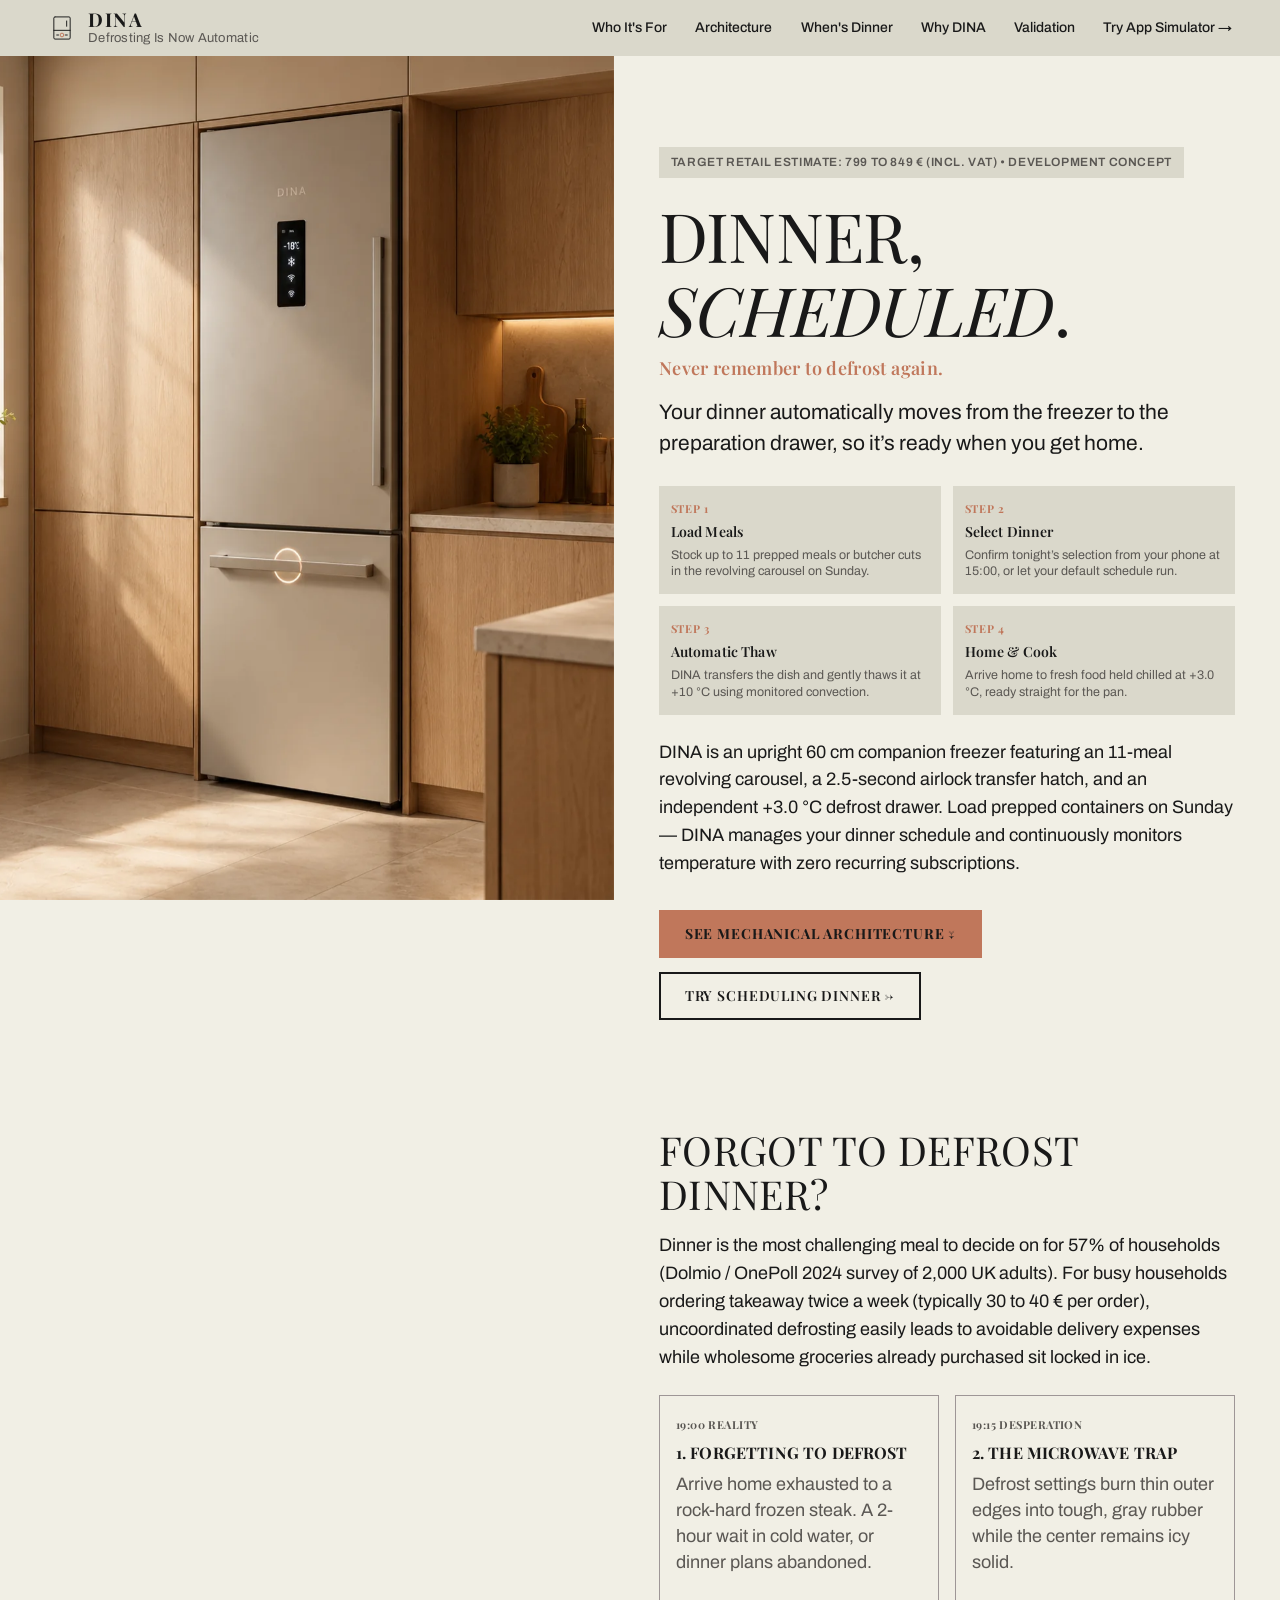
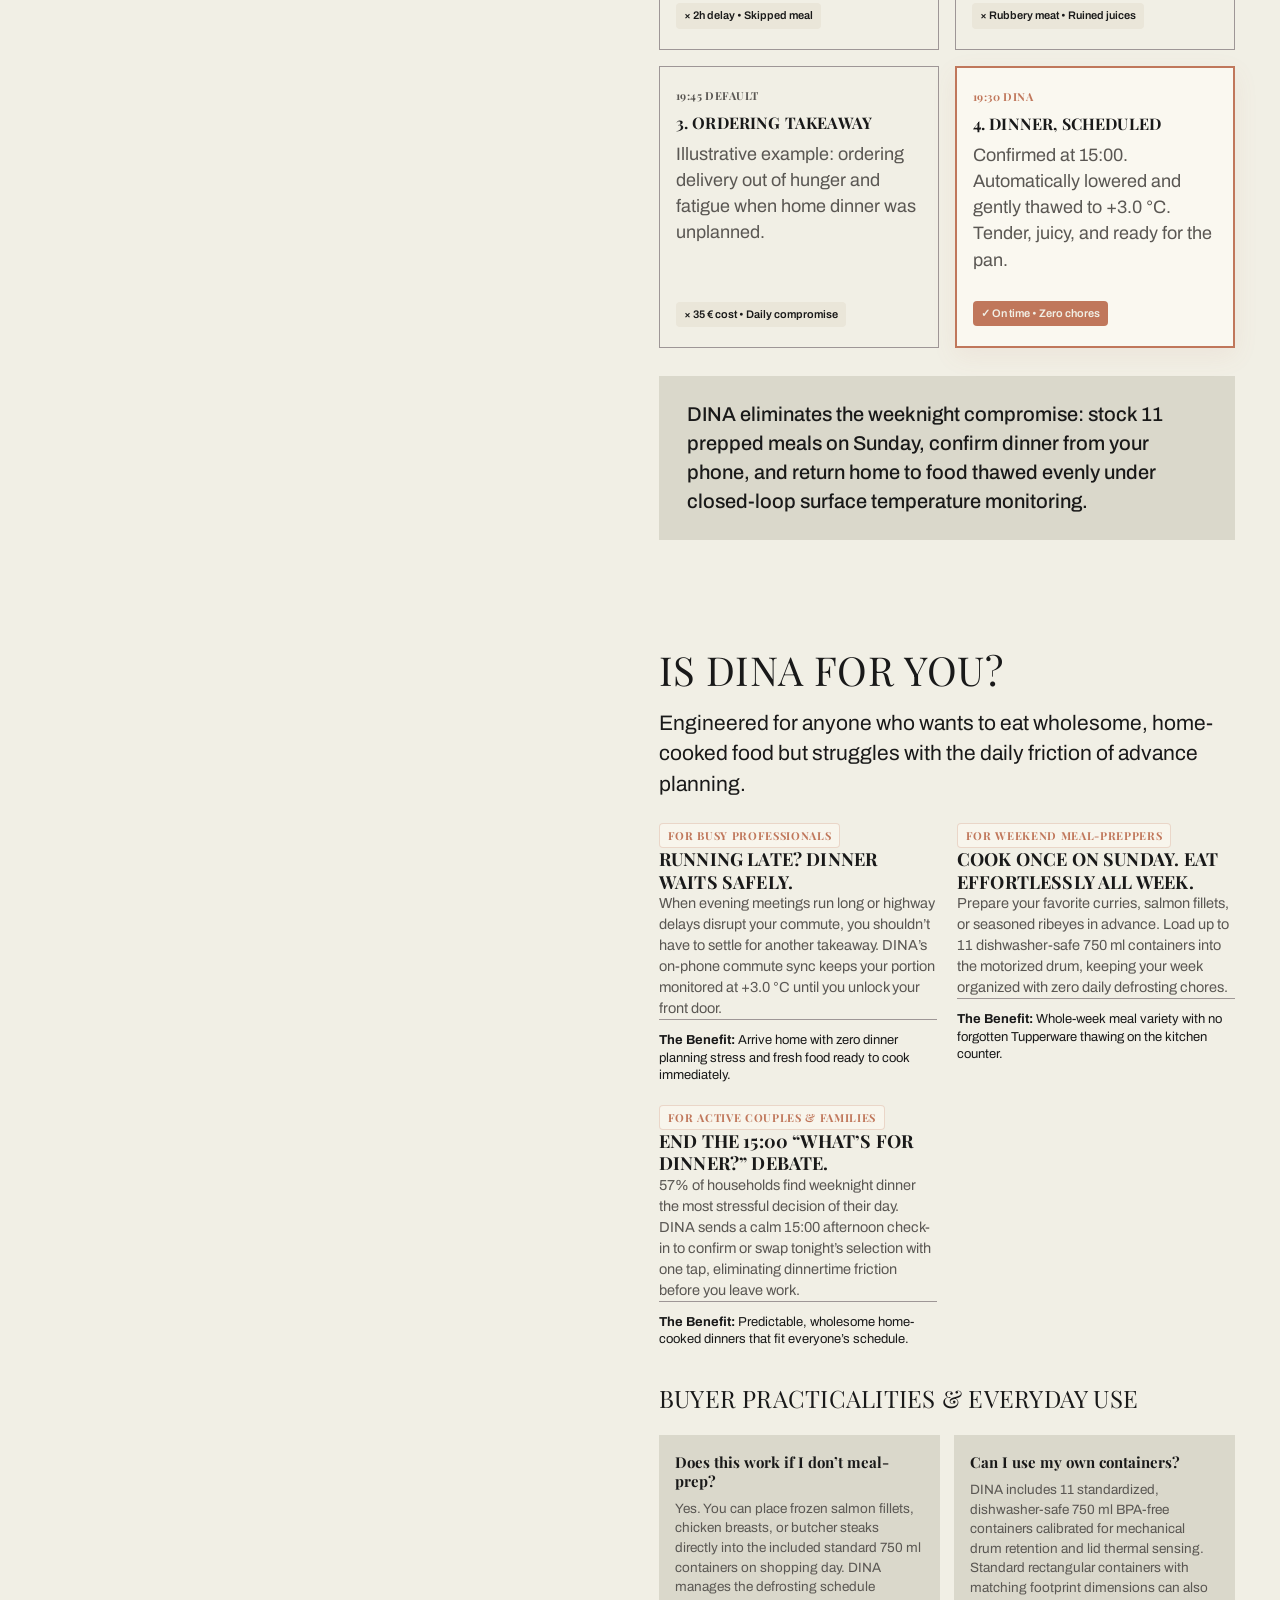
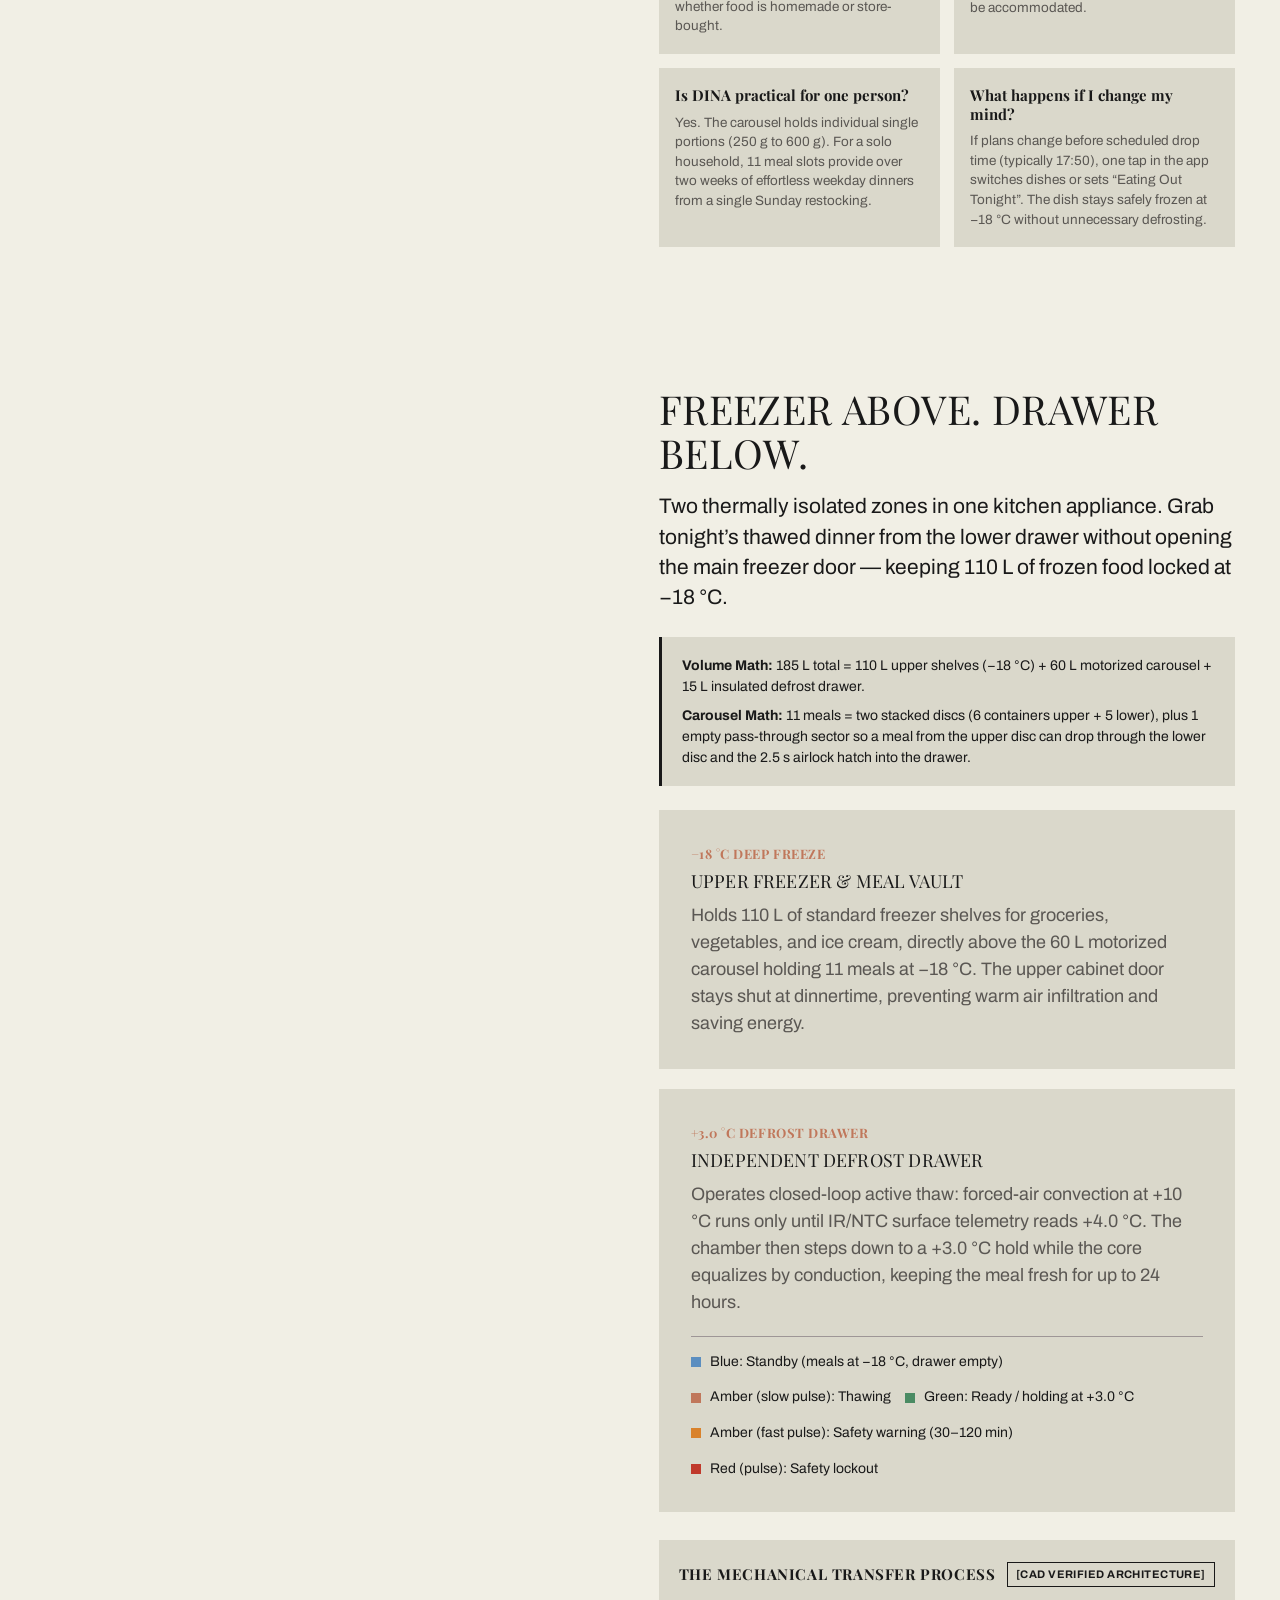
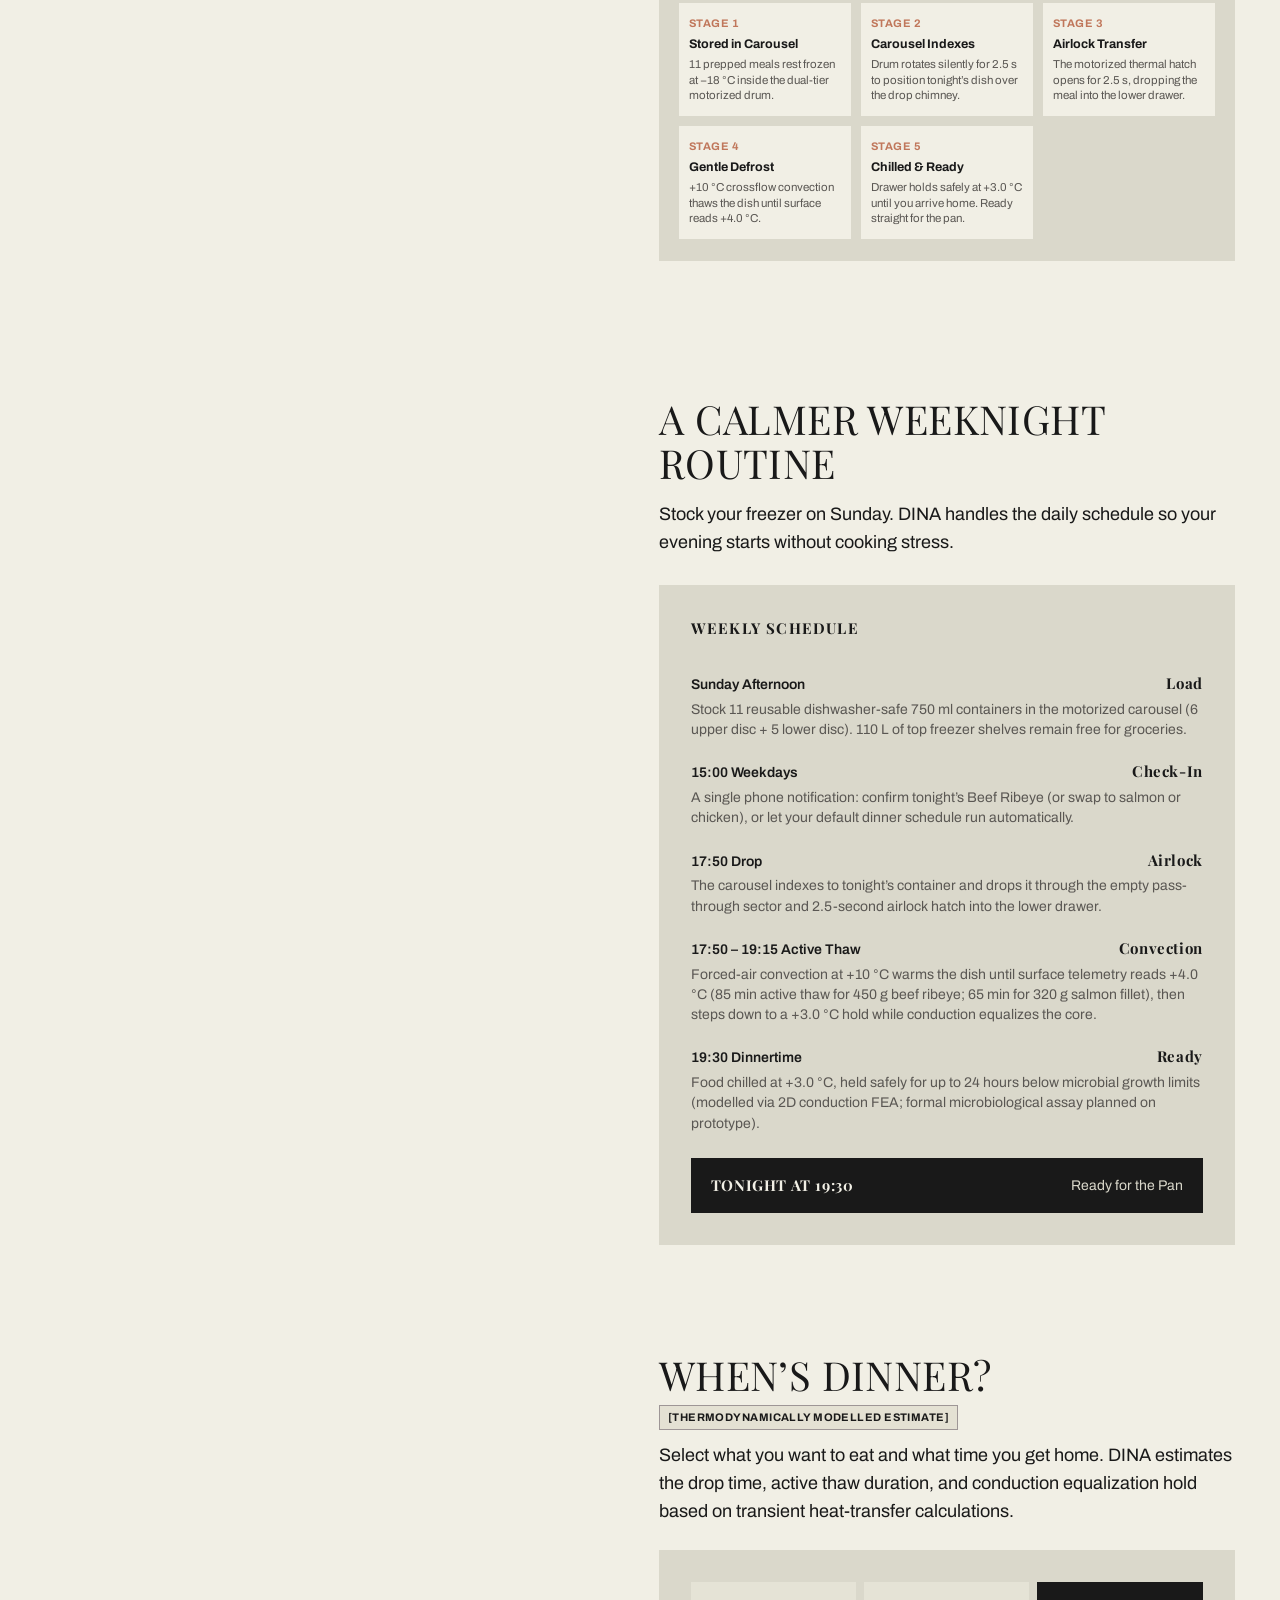
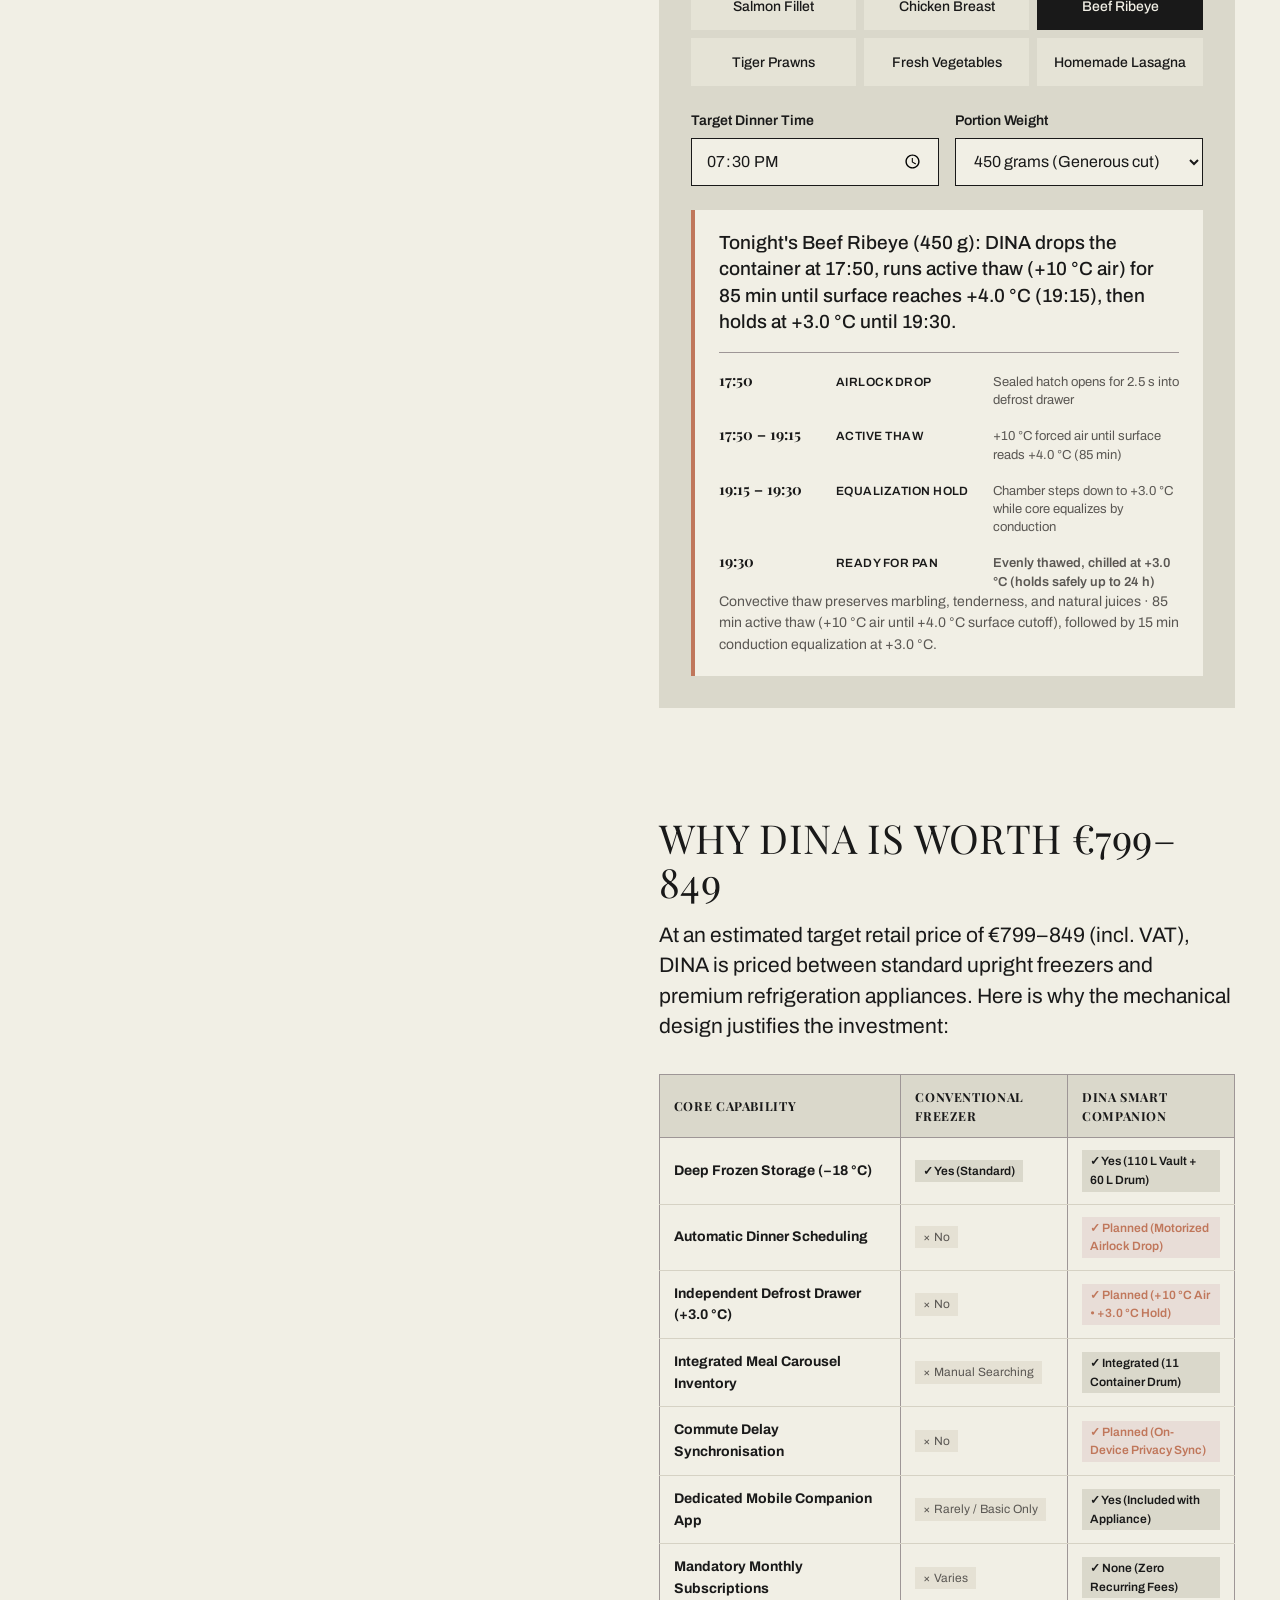
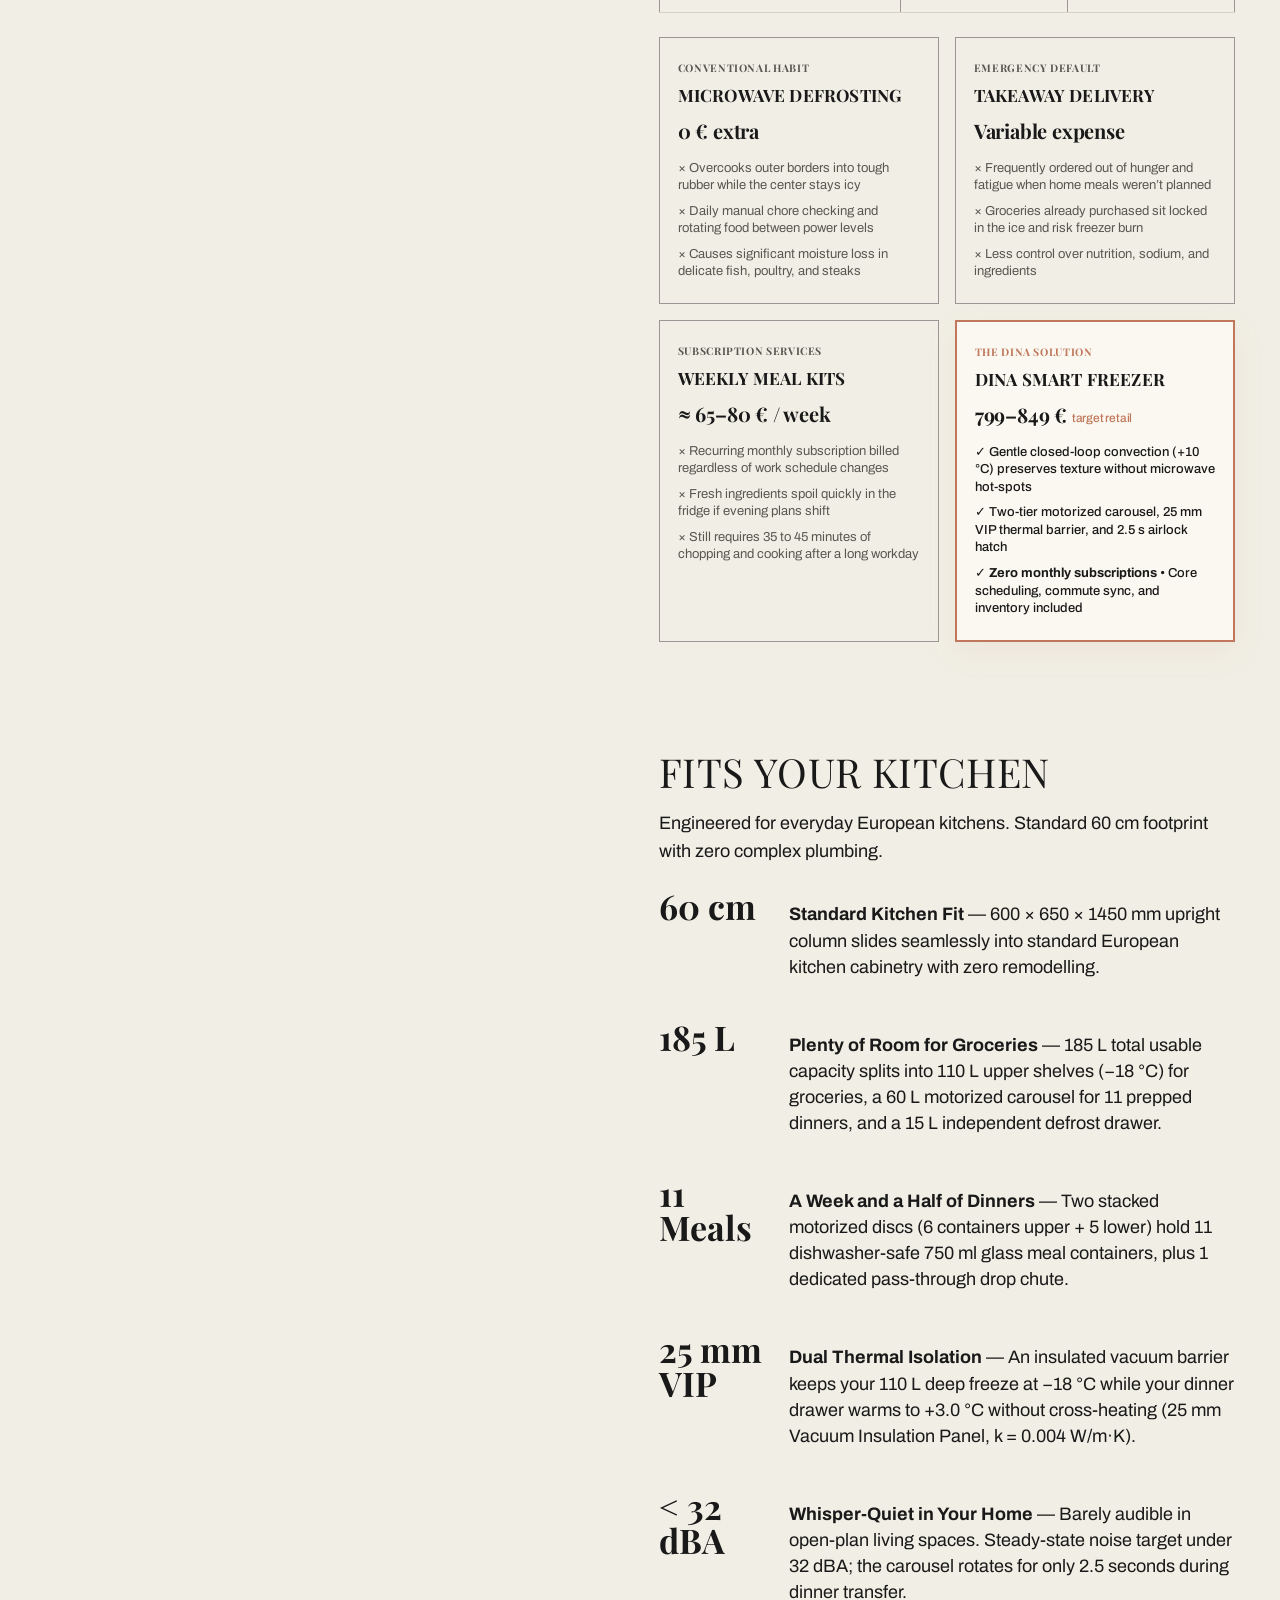
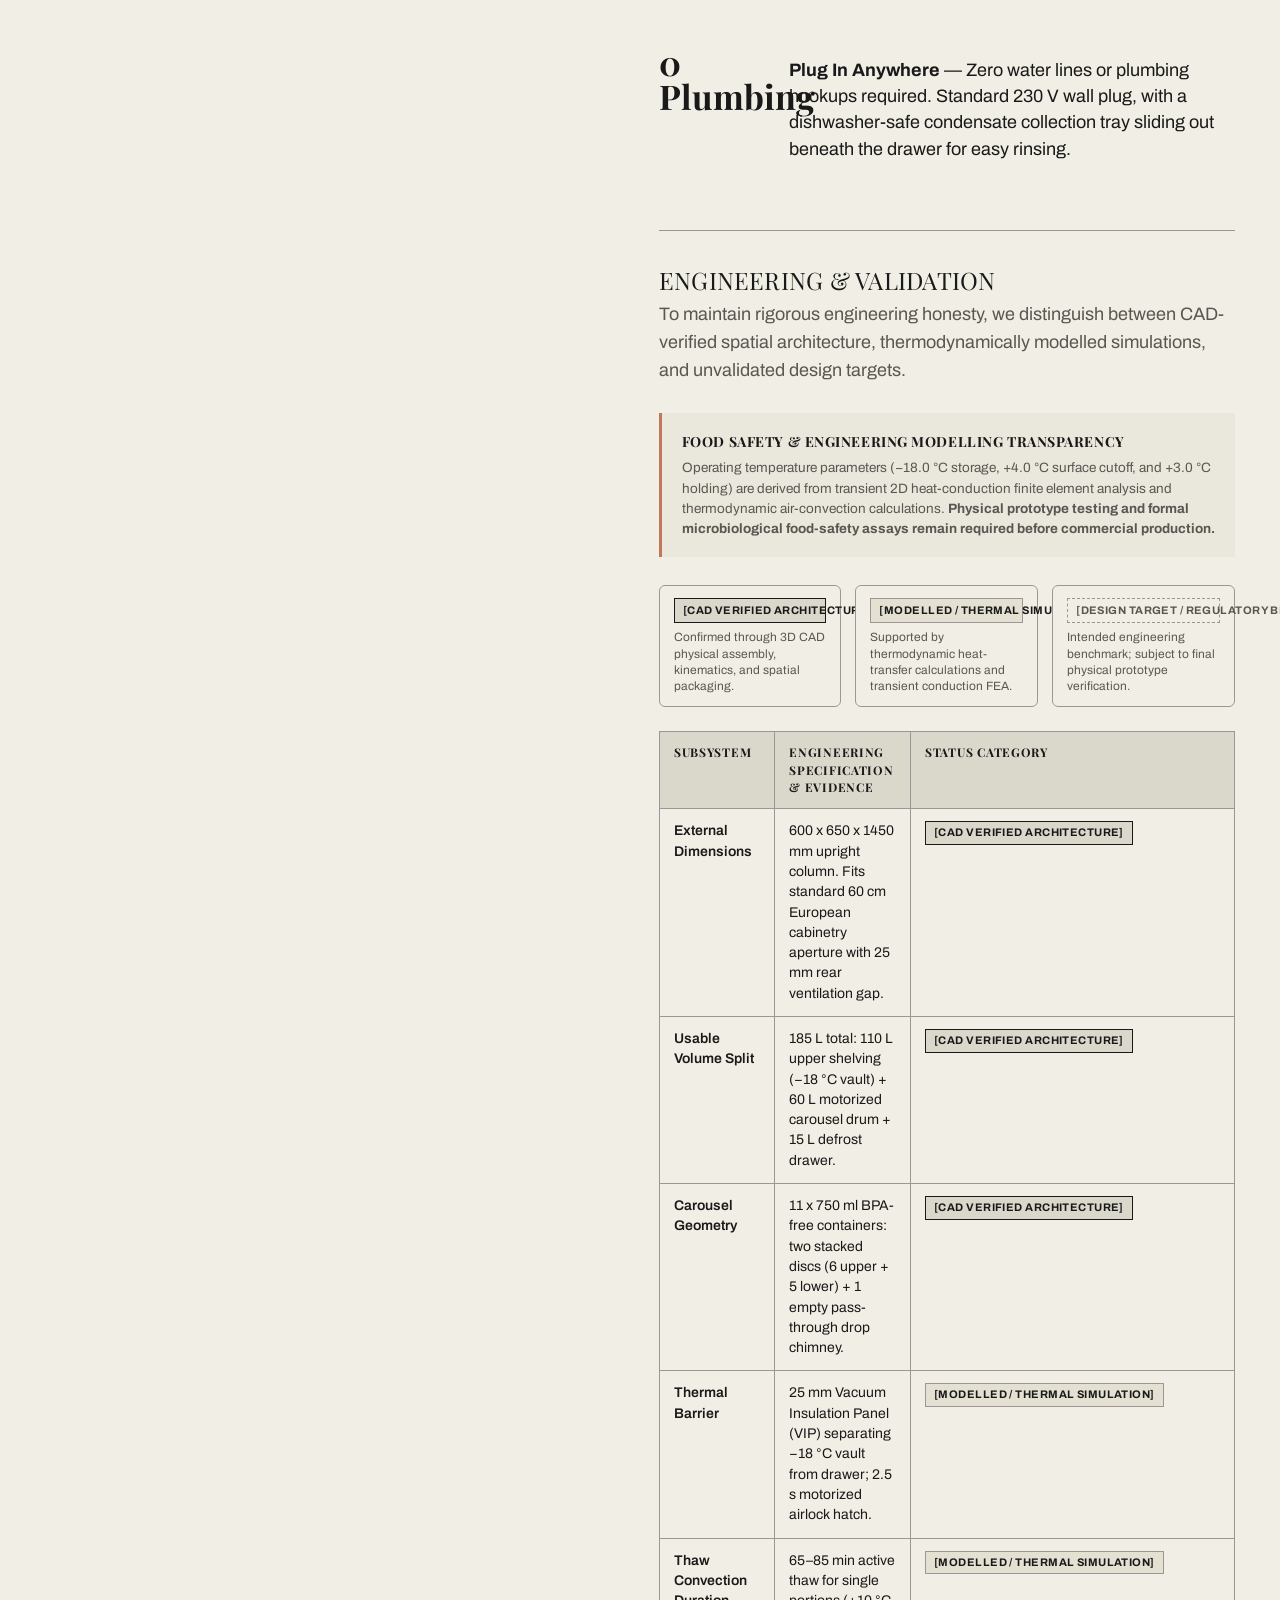
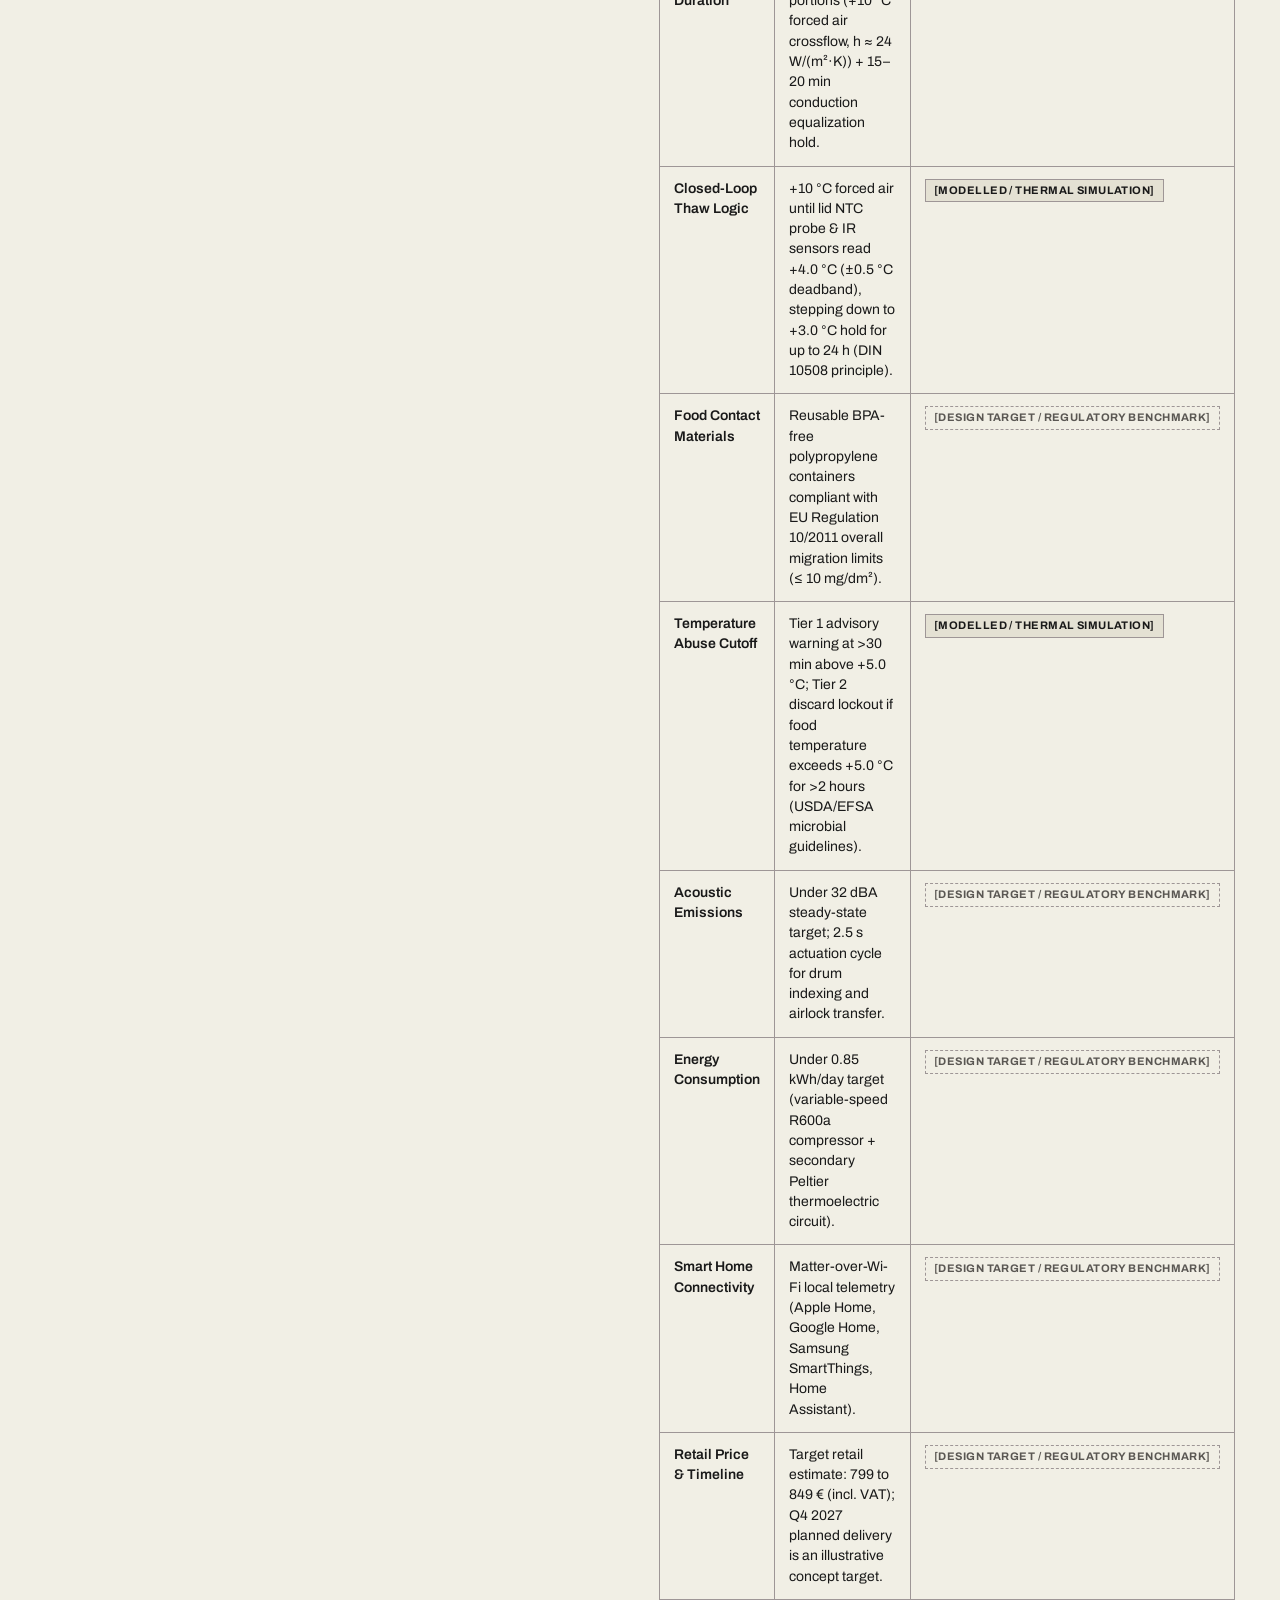
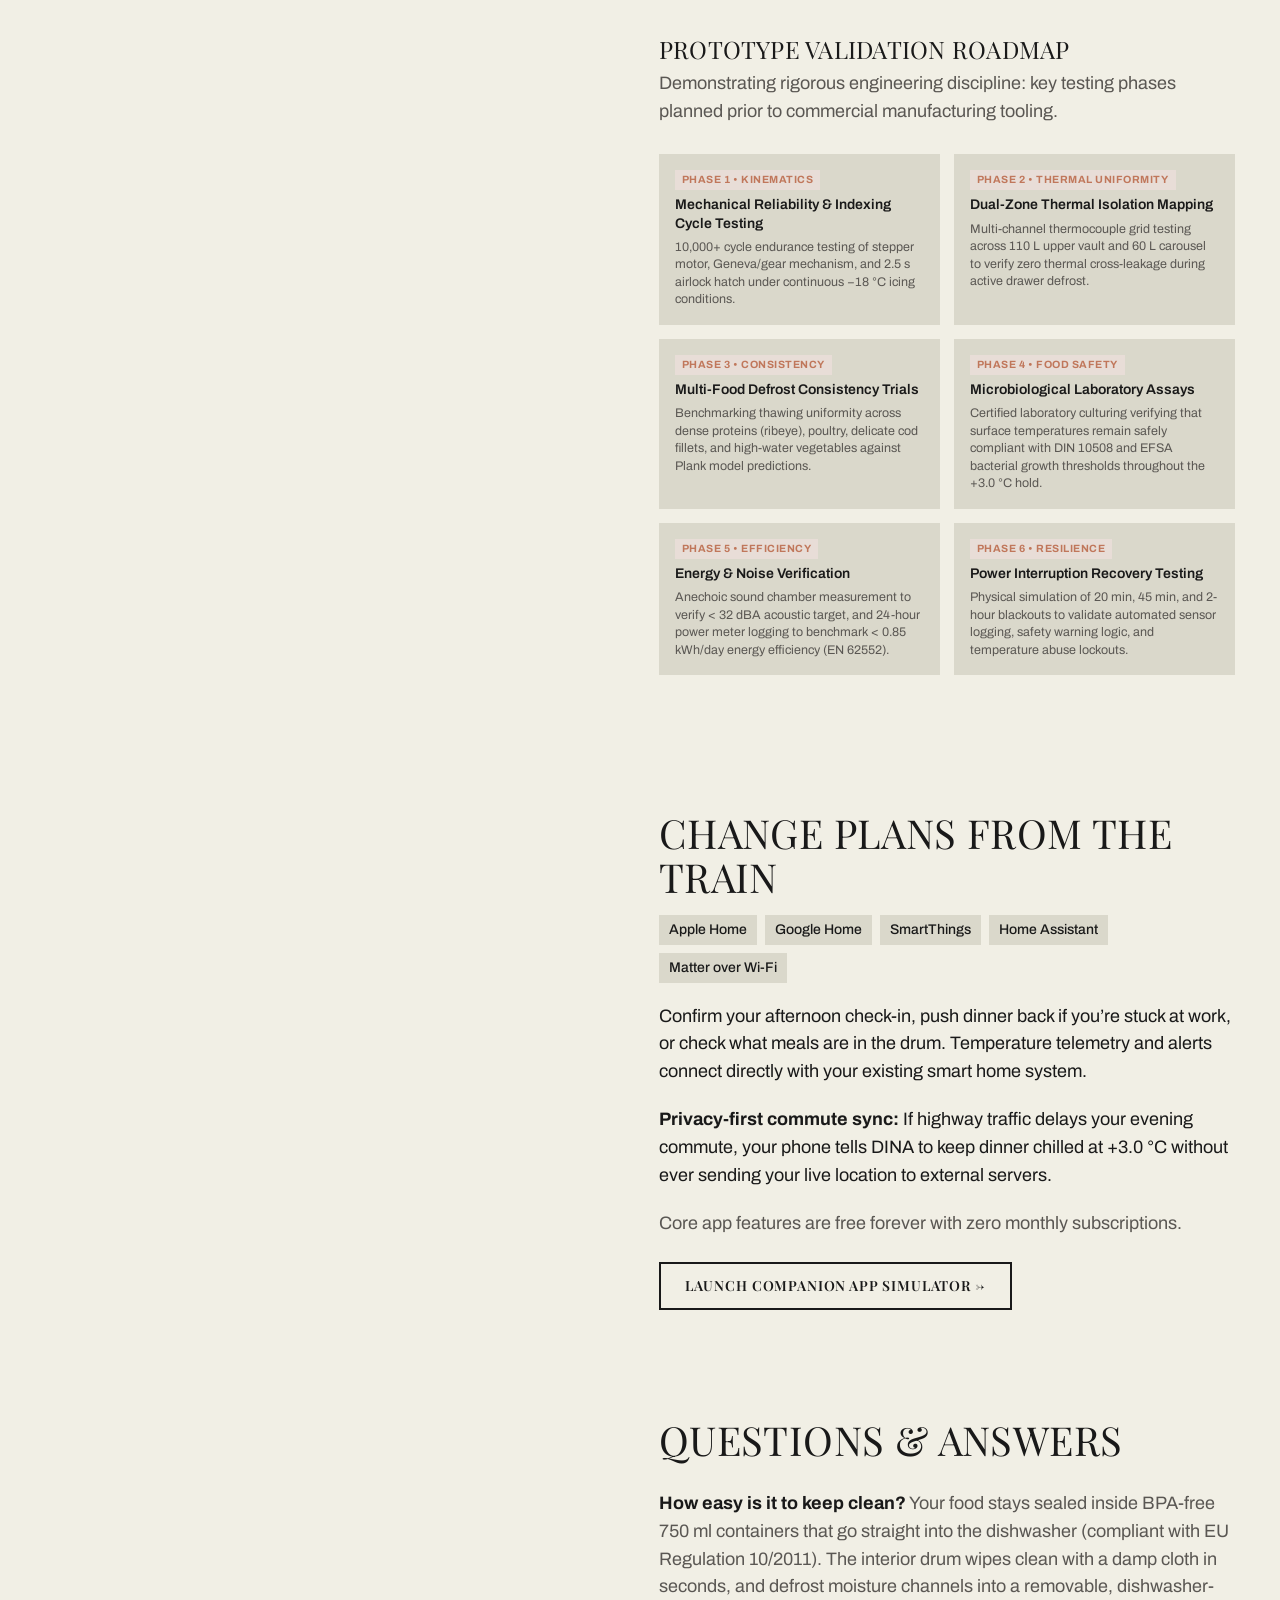
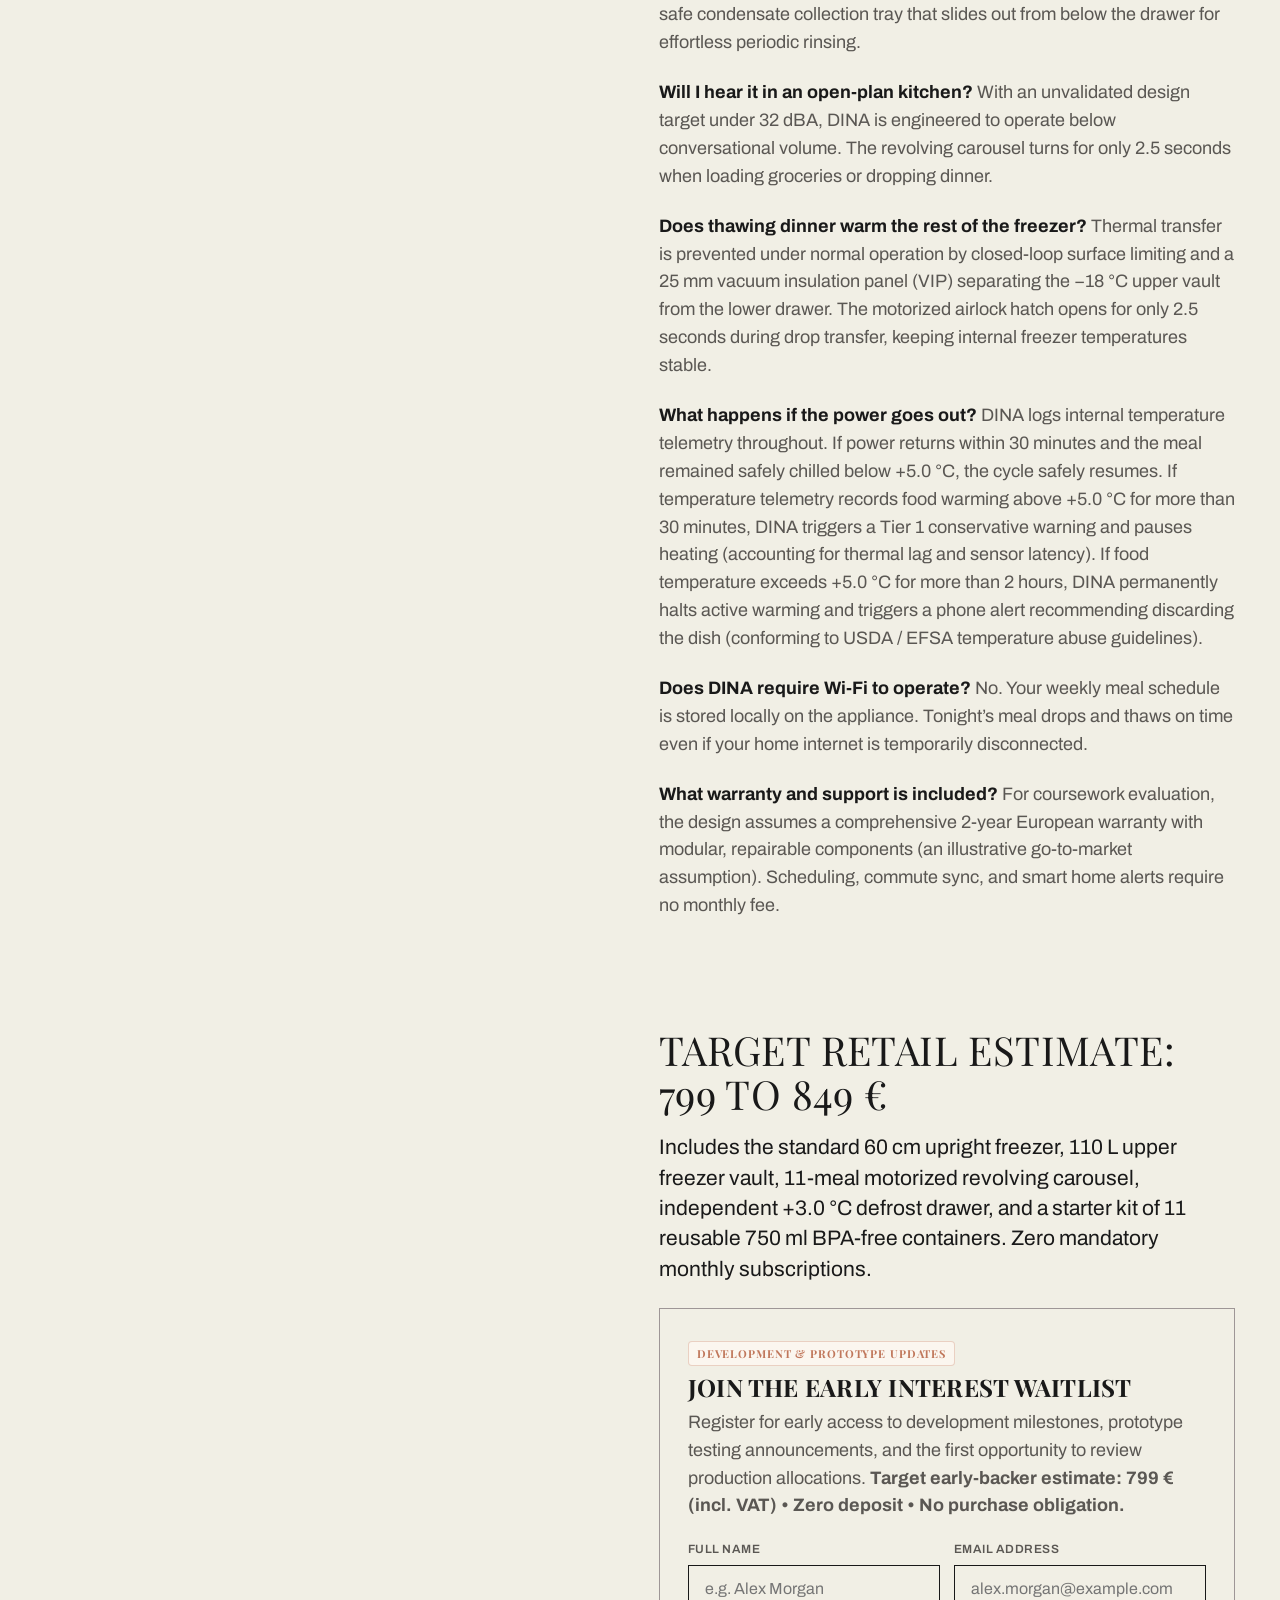
<file: index.html>
<!doctype html>
<html lang="en">
<head>
  <meta charset="utf-8">
  <meta name="viewport" content="width=device-width, initial-scale=1, viewport-fit=cover">
  <title>DINA — Dinner, Scheduled | Smart Upright Freezer</title>
  <meta name="description" content="Meet DINA: Defrosting Is Now Automatic. The 60 cm upright smart freezer concept that holds 11 meals at -18 °C, gently thaws tonight's dinner via closed-loop convection, and holds it at +3.0 °C.">
  <meta name="theme-color" content="#DAD8CB">
  <link rel="manifest" href="manifest.json">
  <link rel="icon" type="image/svg+xml" href="assets/icons/pwa-logo.svg">
  <link rel="icon" type="image/png" sizes="192x192" href="assets/images/pwa-icon-192.png">
  <link rel="apple-touch-icon" sizes="180x180" href="assets/images/apple-touch-icon.png">
  <link rel="alternate" type="text/markdown" href="llms.txt" title="LLM Context">
  <link rel="stylesheet" href="css/tokens.css?v=10.7">
  <link rel="stylesheet" href="css/site.css?v=10.7">
</head>
<body>

  <!-- Shared DINA Animated Line Icons (Zero dropshadows, zero emojis) -->
  <svg width="0" height="0" style="position:absolute; width:0; height:0; overflow:hidden;" aria-hidden="true">
    <style>
      svg.dina-icon {
        --ink: #191919;
        --accent: #C0775B;
        overflow: visible;
      }
      svg.dina-icon * {
        fill: none;
        stroke: var(--ink);
        stroke-width: 1.65;
        stroke-linecap: round;
        stroke-linejoin: round;
      }
      svg.dina-icon .ac { stroke: var(--accent); }
      svg.dina-icon .fl { fill: var(--accent); stroke: none; }
      svg.dina-icon .d {
        animation: dina-draw 1.2s cubic-bezier(0.22, 1, 0.36, 1) both;
      }
      @keyframes dina-draw {
        from { stroke-dasharray: 1; stroke-dashoffset: 1; }
        to   { stroke-dasharray: 1; stroke-dashoffset: 0; }
      }
      svg.dina-icon .vb { transform-box: view-box; }
      svg.dina-icon .spin-drum { transform-origin: 24px 24px; animation: dina-rot 36s linear infinite; }
      @keyframes dina-rot { to { transform: rotate(360deg); } }
      @media (prefers-reduced-motion: reduce) {
        svg.dina-icon * { animation: none !important; }
      }
    </style>
  </svg>

  <!-- Sticky Site Header -->
  <header class="site-header" role="banner">
    <div class="header-inner">
      <a href="#hero" class="brand-wrap" aria-label="DINA homepage">
        <svg class="dina-icon" viewBox="0 0 48 48" aria-hidden="true">
          <rect class="d" pathLength="1" x="10" y="5" width="28" height="38" rx="2"/>
          <path class="d" pathLength="1" d="M10 28H38"/>
          <path class="d" pathLength="1" d="M32 12V21"/>
          <circle class="d ac" pathLength="1" cx="24" cy="36" r="3.2"/>
          <path class="d" pathLength="1" d="M18 36H15M33 36H30"/>
        </svg>
        <div class="brand-text">
          <span class="brand-name">DINA</span>
          <span class="brand-sub">Defrosting Is Now Automatic</span>
        </div>
      </a>

      <!-- Desktop Navigation (Clear items + Try App) -->
      <nav class="desktop-nav" aria-label="Main navigation">
        <a href="#who-is-it-for">Who It's For</a>
        <a href="#experience">Architecture</a>
        <a href="#calculator">When's Dinner</a>
        <a href="#value-comparison">Why DINA</a>
        <a href="#kitchen">Validation</a>
        <a href="app.html">Try App Simulator &rarr;</a>
      </nav>

      <!-- Mobile Header Actions (Visible only on <= 899px) -->
      <div class="mobile-header-actions">
        <a href="app.html" class="mobile-app-pill">Try App</a>
        <button class="mobile-menu-btn" id="mobileMenuBtn" aria-label="Toggle navigation menu" aria-expanded="false" type="button">
          <span class="menu-btn-label">Menu</span>
          <span class="menu-icon-bars" aria-hidden="true">
            <span class="bar bar-1"></span>
            <span class="bar bar-2"></span>
          </span>
        </button>
      </div>
    </div>

    <!-- Mobile Navigation Drawer -->
    <nav class="mobile-nav-drawer" id="mobileNavDrawer" aria-label="Mobile navigation drawer">
      <div class="mobile-nav-links">
        <a href="#who-is-it-for">Who It's For</a>
        <a href="#experience">Architecture</a>
        <a href="#calculator">When's Dinner</a>
        <a href="#value-comparison">Why DINA</a>
        <a href="#kitchen">Validation</a>
        <a href="app.html">Try App Simulator</a>
      </div>
      <div class="mobile-nav-bottom">
        <a href="app.html" class="btn btn-clay" style="width:100%;">Launch Interactive App &rarr;</a>
      </div>
    </nav>
  </header>

  <!-- The Split Stage: Left Sticky Imagery, Right Reading Column -->
  <main class="split-stage-wrap">
    
    <!-- Left Column: Sticky Visual Stage -->
    <aside class="stage-visual-col" aria-label="DINA product showcase">
      <!-- Scene 1: Architectural Kitchen Scene -->
      <picture>
        <source srcset="assets/images/dina_kitchen_hero.webp" type="image/webp">
        <img
          id="stageSceneKitchen"
          class="stage-scene-layer shutter-enter active"
          src="assets/images/dina_kitchen_hero.jpg"
          alt="DINA upright smart freezer built into contemporary warm wood kitchen cabinetry"
          fetchpriority="high"
          width="1214"
          height="1295"
        >
      </picture>

      <!-- Scene 2: 2-Tier Revolving Drum Carousel -->
      <picture>
        <source srcset="assets/images/dina_carousel_drum.webp" type="image/webp">
        <img
          id="stageSceneDrum"
          class="stage-scene-layer"
          src="assets/images/dina_carousel_drum.png"
          alt="Two-tier motorized revolving meal carousel holding 11 meals"
          loading="lazy"
          width="1200"
          height="896"
        >
      </picture>

      <!-- Scene 3: Defrost Drawer Close-Up -->
      <picture>
        <source srcset="assets/images/dina_drawer_close.webp" type="image/webp">
        <img
          id="stageSceneDrawer"
          class="stage-scene-layer"
          src="assets/images/dina_drawer_close.png"
          alt="Illuminated independent defrost drawer holding tonight's dinner safely chilled at plus 3.0 degrees"
          loading="lazy"
          width="1200"
          height="896"
        >
      </picture>

      <!-- Scene 4: Smart Door Display & Telemetry -->
      <picture>
        <source srcset="assets/images/dina_door_display.webp" type="image/webp">
        <img
          id="stageSceneDisplay"
          class="stage-scene-layer"
          src="assets/images/dina_door_display.png"
          alt="Smart door telemetry display showing minus 18 degrees freezer and gentle defrost status"
          loading="lazy"
          width="1200"
          height="896"
        >
      </picture>
    </aside>

    <!-- Right Column: Scrolling Editorial Content -->
    <div class="stage-editorial-col">

      <!-- Section 1: Hero Editorial -->
      <section id="hero" class="content-section hero-editorial reveal in">
        <div class="hero-concept-badge">Target retail estimate: 799 to 849 &euro; (incl. VAT) &bull; Development Concept</div>
        <h1>Dinner, <em>scheduled</em>.</h1>
        <p class="hero-tagline" style="font-family:var(--font-head); font-size:18px; font-weight:600; color:var(--clay); margin-top:-8px; margin-bottom:14px; letter-spacing:0.02em;">Never remember to defrost again.</p>
        <p class="lead">
          Your dinner automatically moves from the freezer to the preparation drawer, so it&rsquo;s ready when you get home.
        </p>

        <!-- 4-Step Explanatory Visual Sequence (Understood in 10 seconds) -->
        <div class="hero-four-steps-grid">
          <div class="hero-step-card">
            <span class="hero-step-tag">Step 1</span>
            <h3>Load Meals</h3>
            <p>Stock up to 11 prepped meals or butcher cuts in the revolving carousel on Sunday.</p>
          </div>
          <div class="hero-step-card">
            <span class="hero-step-tag">Step 2</span>
            <h3>Select Dinner</h3>
            <p>Confirm tonight&rsquo;s selection from your phone at 15:00, or let your default schedule run.</p>
          </div>
          <div class="hero-step-card">
            <span class="hero-step-tag">Step 3</span>
            <h3>Automatic Thaw</h3>
            <p>DINA transfers the dish and gently thaws it at +10 &deg;C using monitored convection.</p>
          </div>
          <div class="hero-step-card">
            <span class="hero-step-tag">Step 4</span>
            <h3>Home &amp; Cook</h3>
            <p>Arrive home to fresh food held chilled at +3.0 &deg;C, ready straight for the pan.</p>
          </div>
        </div>

        <p>
          DINA is an upright 60 cm companion freezer featuring an 11-meal revolving carousel, a 2.5-second airlock transfer hatch, and an independent +3.0 &deg;C defrost drawer. Load prepped containers on Sunday &mdash; DINA manages your dinner schedule and continuously monitors temperature with zero recurring subscriptions.
        </p>

        <div class="hero-actions-row">
          <a href="#how-it-works" class="btn btn-clay">See Mechanical Architecture &darr;</a>
          <a href="app.html" class="btn">Try Scheduling Dinner &rarr;</a>
        </div>
      </section>

      <!-- Section 2: Intro Problem & Visual Storytelling Comparison -->
      <section id="intro" class="content-section reveal">
        <h2>Forgot to defrost dinner?</h2>
        <div class="intro-text-block">
          <p>
            Dinner is the most challenging meal to decide on for 57% of households (Dolmio / OnePoll 2024 survey of 2,000 UK adults). For busy households ordering takeaway twice a week (typically 30 to 40 &euro; per order), uncoordinated defrosting easily leads to avoidable delivery expenses while wholesome groceries already purchased sit locked in ice.
          </p>

          <!-- 4-Card Visual Storytelling Comparison -->
          <div class="problem-story-grid">
            <div class="problem-story-card">
              <div class="story-card-top">
                <span class="story-time-tag">19:00 Reality</span>
              </div>
              <h3>1. Forgetting to Defrost</h3>
              <p class="story-card-desc">Arrive home exhausted to a rock-hard frozen steak. A 2-hour wait in cold water, or dinner plans abandoned.</p>
              <span class="story-outcome-pill">&times; 2h delay &bull; Skipped meal</span>
            </div>

            <div class="problem-story-card">
              <div class="story-card-top">
                <span class="story-time-tag">19:15 Desperation</span>
              </div>
              <h3>2. The Microwave Trap</h3>
              <p class="story-card-desc">Defrost settings burn thin outer edges into tough, gray rubber while the center remains icy solid.</p>
              <span class="story-outcome-pill">&times; Rubbery meat &bull; Ruined juices</span>
            </div>

            <div class="problem-story-card">
              <div class="story-card-top">
                <span class="story-time-tag">19:45 Default</span>
              </div>
              <h3>3. Ordering Takeaway</h3>
              <p class="story-card-desc">Illustrative example: ordering delivery out of hunger and fatigue when home dinner was unplanned.</p>
              <span class="story-outcome-pill">&times; 35 &euro; cost &bull; Daily compromise</span>
            </div>

            <div class="problem-story-card solution">
              <div class="story-card-top">
                <span class="story-time-tag highlight">19:30 DINA</span>
              </div>
              <h3>4. Dinner, Scheduled</h3>
              <p class="story-card-desc">Confirmed at 15:00. Automatically lowered and gently thawed to +3.0 &deg;C. Tender, juicy, and ready for the pan.</p>
              <span class="story-outcome-pill">&check; On time &bull; Zero chores</span>
            </div>
          </div>

          <div class="intro-highlight-box">
            <p>
              DINA eliminates the weeknight compromise: stock 11 prepped meals on Sunday, confirm dinner from your phone, and return home to food thawed evenly under closed-loop surface temperature monitoring.
            </p>
          </div>
        </div>
      </section>

      <!-- Section 3: Who DINA is For -->
      <section id="who-is-it-for" class="content-section reveal">
        <h2>Is DINA for you?</h2>
        <p class="lead">
          Engineered for anyone who wants to eat wholesome, home-cooked food but struggles with the daily friction of advance planning.
        </p>

        <div class="target-audience-grid">
          <div class="audience-card">
            <span class="audience-badge">For Busy Professionals</span>
            <h3>Running late? Dinner waits safely.</h3>
            <p>
              When evening meetings run long or highway delays disrupt your commute, you shouldn&rsquo;t have to settle for another takeaway. DINA&rsquo;s on-phone commute sync keeps your portion monitored at +3.0 &deg;C until you unlock your front door.
            </p>
            <div class="audience-perk">
              <strong>The Benefit:</strong> Arrive home with zero dinner planning stress and fresh food ready to cook immediately.
            </div>
          </div>

          <div class="audience-card">
            <span class="audience-badge">For Weekend Meal-Preppers</span>
            <h3>Cook once on Sunday. Eat effortlessly all week.</h3>
            <p>
              Prepare your favorite curries, salmon fillets, or seasoned ribeyes in advance. Load up to 11 dishwasher-safe 750 ml containers into the motorized drum, keeping your week organized with zero daily defrosting chores.
            </p>
            <div class="audience-perk">
              <strong>The Benefit:</strong> Whole-week meal variety with no forgotten Tupperware thawing on the kitchen counter.
            </div>
          </div>

          <div class="audience-card">
            <span class="audience-badge">For Active Couples &amp; Families</span>
            <h3>End the 15:00 &ldquo;What&rsquo;s for dinner?&rdquo; debate.</h3>
            <p>
              57% of households find weeknight dinner the most stressful decision of their day. DINA sends a calm 15:00 afternoon check-in to confirm or swap tonight&rsquo;s selection with one tap, eliminating dinnertime friction before you leave work.
            </p>
            <div class="audience-perk">
              <strong>The Benefit:</strong> Predictable, wholesome home-cooked dinners that fit everyone&rsquo;s schedule.
            </div>
          </div>
        </div>

        <!-- Buyer Practicalities (Real Objections Addressed) -->
        <div style="margin-top: 36px;">
          <h3 style="font-size: var(--type-h3); margin-bottom: 14px;">Buyer Practicalities &amp; Everyday Use</h3>
          <div class="buyer-faq-grid">
            <div class="buyer-faq-card">
              <h4>Does this work if I don&rsquo;t meal-prep?</h4>
              <p>Yes. You can place frozen salmon fillets, chicken breasts, or butcher steaks directly into the included standard 750 ml containers on shopping day. DINA manages the defrosting schedule whether food is homemade or store-bought.</p>
            </div>
            <div class="buyer-faq-card">
              <h4>Can I use my own containers?</h4>
              <p>DINA includes 11 standardized, dishwasher-safe 750 ml BPA-free containers calibrated for mechanical drum retention and lid thermal sensing. Standard rectangular containers with matching footprint dimensions can also be accommodated.</p>
            </div>
            <div class="buyer-faq-card">
              <h4>Is DINA practical for one person?</h4>
              <p>Yes. The carousel holds individual single portions (250 g to 600 g). For a solo household, 11 meal slots provide over two weeks of effortless weekday dinners from a single Sunday restocking.</p>
            </div>
            <div class="buyer-faq-card">
              <h4>What happens if I change my mind?</h4>
              <p>If plans change before scheduled drop time (typically 17:50), one tap in the app switches dishes or sets &ldquo;Eating Out Tonight&rdquo;. The dish stays safely frozen at &minus;18 &deg;C without unnecessary defrosting.</p>
            </div>
          </div>
        </div>
      </section>

      <!-- Section 4: Architecture & Flow -->
      <section id="experience" class="content-section reveal">
        <span id="drawer" aria-hidden="true" style="position:relative;top:-80px;"></span>
        <h2>Freezer above. Drawer below.</h2>
        <p class="lead">
          Two thermally isolated zones in one kitchen appliance. Grab tonight&rsquo;s thawed dinner from the lower drawer without opening the main freezer door &mdash; keeping 110 L of frozen food locked at &minus;18 &deg;C.
        </p>

        <div class="architecture-math-block">
          <p class="math-line">
            <strong>Volume Math:</strong> 185 L total = 110 L upper shelves (&minus;18 &deg;C) + 60 L motorized carousel + 15 L insulated defrost drawer.
          </p>
          <p class="math-line">
            <strong>Carousel Math:</strong> 11 meals = two stacked discs (6 containers upper + 5 lower), plus 1 empty pass-through sector so a meal from the upper disc can drop through the lower disc and the 2.5 s airlock hatch into the drawer.
          </p>
        </div>

        <div class="dual-zones-editorial-grid">
          <div class="zone-card">
            <span class="zone-badge">&minus;18 &deg;C deep freeze</span>
            <h3>Upper Freezer &amp; Meal Vault</h3>
            <p>
              Holds 110 L of standard freezer shelves for groceries, vegetables, and ice cream, directly above the 60 L motorized carousel holding 11 meals at &minus;18 &deg;C. The upper cabinet door stays shut at dinnertime, preventing warm air infiltration and saving energy.
            </p>
          </div>

          <div class="zone-card">
            <span class="zone-badge">+3.0 &deg;C defrost drawer</span>
            <h3>Independent Defrost Drawer</h3>
            <p>
              Operates closed-loop active thaw: forced-air convection at +10 &deg;C runs only until IR/NTC surface telemetry reads +4.0 &deg;C. The chamber then steps down to a +3.0 &deg;C hold while the core equalizes by conduction, keeping the meal fresh for up to 24 hours.
            </p>
            <div class="zone-halo-legend">
              <span><strong class="halo-dot blue"></strong> Blue: Standby (meals at &minus;18 &deg;C, drawer empty)</span>
              <span><strong class="halo-dot amber"></strong> Amber (slow pulse): Thawing</span>
              <span><strong class="halo-dot green"></strong> Green: Ready / holding at +3.0 &deg;C</span>
              <span><strong class="halo-dot amber-fast"></strong> Amber (fast pulse): Safety warning (30&ndash;120 min)</span>
              <span><strong class="halo-dot red"></strong> Red (pulse): Safety lockout</span>
            </div>
          </div>
        </div>

        <!-- Physical Mechanical Demonstration (5-Stage Sequential Process) -->
        <div class="mechanical-flow-card">
          <div class="mechanical-flow-header">
            <h3 class="mechanical-flow-title">The Mechanical Transfer Process</h3>
            <span class="status-tag cad">[CAD Verified Architecture]</span>
          </div>
          <div class="mechanical-steps-row">
            <div class="mech-step">
              <span class="mech-step-num">Stage 1</span>
              <strong>Stored in Carousel</strong>
              <p>11 prepped meals rest frozen at &minus;18 &deg;C inside the dual-tier motorized drum.</p>
            </div>
            <div class="mech-step">
              <span class="mech-step-num">Stage 2</span>
              <strong>Carousel Indexes</strong>
              <p>Drum rotates silently for 2.5 s to position tonight&rsquo;s dish over the drop chimney.</p>
            </div>
            <div class="mech-step">
              <span class="mech-step-num">Stage 3</span>
              <strong>Airlock Transfer</strong>
              <p>The motorized thermal hatch opens for 2.5 s, dropping the meal into the lower drawer.</p>
            </div>
            <div class="mech-step">
              <span class="mech-step-num">Stage 4</span>
              <strong>Gentle Defrost</strong>
              <p>+10 &deg;C crossflow convection thaws the dish until surface reads +4.0 &deg;C.</p>
            </div>
            <div class="mech-step">
              <span class="mech-step-num">Stage 5</span>
              <strong>Chilled &amp; Ready</strong>
              <p>Drawer holds safely at +3.0 &deg;C until you arrive home. Ready straight for the pan.</p>
            </div>
          </div>
        </div>
      </section>

      <!-- Section 4: How It Works Itinerary -->
      <section id="how-it-works" class="content-section reveal">
        <h2>A calmer weeknight routine</h2>
        <p>
          Stock your freezer on Sunday. DINA handles the daily schedule so your evening starts without cooking stress.
        </p>

        <div class="itinerary-slip">
          <div class="itinerary-slip-header">Weekly Schedule</div>
          
          <div class="itinerary-step">
            <div class="itinerary-step-top">
              <span class="itinerary-step-label">Sunday Afternoon</span>
              <span class="itinerary-step-time">Load</span>
            </div>
            <p class="itinerary-step-desc">Stock 11 reusable dishwasher-safe 750 ml containers in the motorized carousel (6 upper disc + 5 lower disc). 110 L of top freezer shelves remain free for groceries.</p>
          </div>

          <div class="itinerary-step">
            <div class="itinerary-step-top">
              <span class="itinerary-step-label">15:00 Weekdays</span>
              <span class="itinerary-step-time">Check-In</span>
            </div>
            <p class="itinerary-step-desc">A single phone notification: confirm tonight&rsquo;s Beef Ribeye (or swap to salmon or chicken), or let your default dinner schedule run automatically.</p>
          </div>

          <div class="itinerary-step">
            <div class="itinerary-step-top">
              <span class="itinerary-step-label">17:50 Drop</span>
              <span class="itinerary-step-time">Airlock</span>
            </div>
            <p class="itinerary-step-desc">The carousel indexes to tonight&rsquo;s container and drops it through the empty pass-through sector and 2.5-second airlock hatch into the lower drawer.</p>
          </div>

          <div class="itinerary-step">
            <div class="itinerary-step-top">
              <span class="itinerary-step-label">17:50 &ndash; 19:15 Active Thaw</span>
              <span class="itinerary-step-time">Convection</span>
            </div>
            <p class="itinerary-step-desc">Forced-air convection at +10 &deg;C warms the dish until surface telemetry reads +4.0 &deg;C (85 min active thaw for 450 g beef ribeye; 65 min for 320 g salmon fillet), then steps down to a +3.0 &deg;C hold while conduction equalizes the core.</p>
          </div>

          <div class="itinerary-step">
            <div class="itinerary-step-top">
              <span class="itinerary-step-label">19:30 Dinnertime</span>
              <span class="itinerary-step-time">Ready</span>
            </div>
            <p class="itinerary-step-desc">Food chilled at +3.0 &deg;C, held safely for up to 24 hours below microbial growth limits (modelled via 2D conduction FEA; formal microbiological assay planned on prototype).</p>
          </div>

          <div class="itinerary-slip-result">
            <strong>Tonight at 19:30</strong>
            <span>Ready for the Pan</span>
          </div>
        </div>
      </section>

      <!-- Section 6: Live Interactive "When's dinner?" Calculator -->
      <section id="calculator" class="content-section reveal">
        <div style="display:flex; justify-content:space-between; align-items:center; flex-wrap:wrap; gap:8px; margin-bottom:12px;">
          <h2 style="margin:0;">When&rsquo;s dinner?</h2>
          <span class="status-tag calc">[Thermodynamically Modelled Estimate]</span>
        </div>
        <p>
          Select what you want to eat and what time you get home. DINA estimates the drop time, active thaw duration, and conduction equalization hold based on transient heat-transfer calculations.
        </p>

        <div class="calc-interactive-card">
          <div class="calc-chips-grid">
            <button class="calc-meal-chip" data-cat="salmon" type="button">Salmon Fillet</button>
            <button class="calc-meal-chip" data-cat="chicken" type="button">Chicken Breast</button>
            <button class="calc-meal-chip active" data-cat="ribeye" type="button">Beef Ribeye</button>
            <button class="calc-meal-chip" data-cat="prawns" type="button">Tiger Prawns</button>
            <button class="calc-meal-chip" data-cat="vegetables" type="button">Fresh Vegetables</button>
            <button class="calc-meal-chip" data-cat="lasagna" type="button">Homemade Lasagna</button>
          </div>

          <div class="calc-controls-row">
            <div class="calc-field-group">
              <label for="calcTimeInput">Target Dinner Time</label>
              <input type="time" id="calcTimeInput" class="calc-input" value="19:30">
            </div>

            <div class="calc-field-group">
              <label for="calcWeightSelect">Portion Weight</label>
              <select id="calcWeightSelect" class="calc-input">
                <option value="250">250 grams (Light cut)</option>
                <option value="320">320 grams (Standard cut)</option>
                <option value="450" selected>450 grams (Generous cut)</option>
                <option value="600">600 grams (Family portion)</option>
              </select>
            </div>
          </div>

          <div class="calc-result-box">
            <p class="calc-result-sentence" id="calcResultSentence">
              Tonight's Beef Ribeye (450 g): DINA drops the container at 17:50, runs active thaw (+10 °C air) for 85 min until surface reaches +4.0 °C (19:15), then holds at +3.0 °C until 19:30.
            </p>

            <div class="calc-timeline">
              <div class="calc-timeline-step">
                <span class="calc-step-time" id="calcDropTime">17:50</span>
                <span class="calc-step-label">Airlock Drop</span>
                <span class="calc-step-desc">Sealed hatch opens for 2.5 s into defrost drawer</span>
              </div>
              <div class="calc-timeline-step">
                <span class="calc-step-time" id="calcActiveTime">17:50 &ndash; 19:15</span>
                <span class="calc-step-label">Active Thaw</span>
                <span class="calc-step-desc">+10 &deg;C forced air until surface reads +4.0 &deg;C (<span id="calcThawDuration">85</span> min)</span>
              </div>
              <div class="calc-timeline-step">
                <span class="calc-step-time" id="calcHoldTime">19:15 &ndash; 19:30</span>
                <span class="calc-step-label">Equalization Hold</span>
                <span class="calc-step-desc">Chamber steps down to +3.0 &deg;C while core equalizes by conduction</span>
              </div>
              <div class="calc-timeline-step highlighted">
                <span class="calc-step-time" id="calcDinnerTime">19:30</span>
                <span class="calc-step-label">Ready for Pan</span>
                <span class="calc-step-desc">Evenly thawed, chilled at +3.0 &deg;C (holds safely up to 24 h)</span>
              </div>
            </div>

            <p class="calc-result-meta" id="calcResultMeta">
              Convective thaw preserves marbling, tenderness, and natural juices &bull; Modelled 85 min active thaw (+10 &deg;C air until +4.0 &deg;C surface cutoff), followed by 15 min conduction equalization at +3.0 &deg;C.
            </p>
          </div>
        </div>
      </section>

      <!-- Section 7: Why DINA is Worth €799–849 -->
      <section id="value-comparison" class="content-section reveal">
        <h2>Why DINA is worth &euro;799&ndash;849</h2>
        <p class="lead">
          At an estimated target retail price of &euro;799&ndash;849 (incl. VAT), DINA is priced between standard upright freezers and premium refrigeration appliances. Here is why the mechanical design justifies the investment:
        </p>

        <!-- Product Capability Comparison Table -->
        <div class="comparison-table-wrap">
          <table class="product-comparison-table">
            <thead>
              <tr>
                <th scope="col" style="width: 42%;">Core Capability</th>
                <th scope="col" style="width: 29%;">Conventional Freezer</th>
                <th scope="col" style="width: 29%;">DINA Smart Companion</th>
              </tr>
            </thead>
            <tbody>
              <tr>
                <td><strong>Deep Frozen Storage (&minus;18 &deg;C)</strong></td>
                <td><span class="table-tag-yes">&check; Yes (Standard)</span></td>
                <td><span class="table-tag-yes">&check; Yes (110 L Vault + 60 L Drum)</span></td>
              </tr>
              <tr>
                <td><strong>Automatic Dinner Scheduling</strong></td>
                <td><span class="table-tag-no">&times; No</span></td>
                <td><span class="table-tag-planned">&check; Planned (Motorized Airlock Drop)</span></td>
              </tr>
              <tr>
                <td><strong>Independent Defrost Drawer (+3.0 &deg;C)</strong></td>
                <td><span class="table-tag-no">&times; No</span></td>
                <td><span class="table-tag-planned">&check; Planned (+10 &deg;C Air &bull; +3.0 &deg;C Hold)</span></td>
              </tr>
              <tr>
                <td><strong>Integrated Meal Carousel Inventory</strong></td>
                <td><span class="table-tag-no">&times; Manual Searching</span></td>
                <td><span class="table-tag-yes">&check; Integrated (11 Container Drum)</span></td>
              </tr>
              <tr>
                <td><strong>Commute Delay Synchronisation</strong></td>
                <td><span class="table-tag-no">&times; No</span></td>
                <td><span class="table-tag-planned">&check; Planned (On-Device Privacy Sync)</span></td>
              </tr>
              <tr>
                <td><strong>Dedicated Mobile Companion App</strong></td>
                <td><span class="table-tag-no">&times; Rarely / Basic Only</span></td>
                <td><span class="table-tag-yes">&check; Yes (Included with Appliance)</span></td>
              </tr>
              <tr>
                <td><strong>Mandatory Monthly Subscriptions</strong></td>
                <td><span class="table-tag-no">&times; Varies</span></td>
                <td><span class="table-tag-yes">&check; None (Zero Recurring Fees)</span></td>
              </tr>
            </tbody>
          </table>
        </div>

        <div class="value-comparison-grid" style="margin-top: 24px;">
          <div class="comp-card">
            <span class="comp-badge">Conventional Habit</span>
            <h3>Microwave Defrosting</h3>
            <div class="comp-cost">0 &euro; extra</div>
            <ul class="comp-list">
              <li class="comp-neg">&times; Overcooks outer borders into tough rubber while the center stays icy</li>
              <li class="comp-neg">&times; Daily manual chore checking and rotating food between power levels</li>
              <li class="comp-neg">&times; Causes significant moisture loss in delicate fish, poultry, and steaks</li>
            </ul>
          </div>

          <div class="comp-card">
            <span class="comp-badge">Emergency Default</span>
            <h3>Takeaway Delivery</h3>
            <div class="comp-cost">Variable expense</div>
            <ul class="comp-list">
              <li class="comp-neg">&times; Frequently ordered out of hunger and fatigue when home meals weren&rsquo;t planned</li>
              <li class="comp-neg">&times; Groceries already purchased sit locked in the ice and risk freezer burn</li>
              <li class="comp-neg">&times; Less control over nutrition, sodium, and ingredients</li>
            </ul>
          </div>

          <div class="comp-card">
            <span class="comp-badge">Subscription Services</span>
            <h3>Weekly Meal Kits</h3>
            <div class="comp-cost">&approx; 65&ndash;80 &euro; / week</div>
            <ul class="comp-list">
              <li class="comp-neg">&times; Recurring monthly subscription billed regardless of work schedule changes</li>
              <li class="comp-neg">&times; Fresh ingredients spoil quickly in the fridge if evening plans shift</li>
              <li class="comp-neg">&times; Still requires 35 to 45 minutes of chopping and cooking after a long workday</li>
            </ul>
          </div>

          <div class="comp-card featured">
            <span class="comp-badge highlight">The DINA Solution</span>
            <h3>DINA Smart Freezer</h3>
            <div class="comp-cost">799&ndash;849 &euro; <span class="comp-onetime">target retail</span></div>
            <ul class="comp-list positive">
              <li class="comp-pos">&check; Gentle closed-loop convection (+10 &deg;C) preserves texture without microwave hot-spots</li>
              <li class="comp-pos">&check; Two-tier motorized carousel, 25 mm VIP thermal barrier, and 2.5 s airlock hatch</li>
              <li class="comp-pos">&check; <strong>Zero monthly subscriptions</strong> &bull; Core scheduling, commute sync, and inventory included</li>
            </ul>
          </div>
        </div>
      </section>

      <!-- Section 8: Kitchen Stats Lines & Engineering Validation Table -->
      <section id="kitchen" class="content-section reveal">
        <h2>Fits your kitchen</h2>
        <p>
          Engineered for everyday European kitchens. Standard 60 cm footprint with zero complex plumbing.
        </p>

        <div class="stats-lines-grid">
          <div class="stat-row">
            <div class="stat-figure">60 cm</div>
            <p class="stat-text"><strong>Standard Kitchen Fit</strong> &mdash; 600 &times; 650 &times; 1450 mm upright column slides seamlessly into standard European kitchen cabinetry with zero remodelling.</p>
          </div>

          <div class="stat-row">
            <div class="stat-figure">185 L</div>
            <p class="stat-text"><strong>Plenty of Room for Groceries</strong> &mdash; 185 L total usable capacity splits into 110 L upper shelves (&minus;18 &deg;C) for groceries, a 60 L motorized carousel for 11 prepped dinners, and a 15 L independent defrost drawer.</p>
          </div>

          <div class="stat-row">
            <div class="stat-figure">11 Meals</div>
            <p class="stat-text"><strong>A Week and a Half of Dinners</strong> &mdash; Two stacked motorized discs (6 containers upper + 5 lower) hold 11 dishwasher-safe 750 ml glass meal containers, plus 1 dedicated pass-through drop chute.</p>
          </div>

          <div class="stat-row">
            <div class="stat-figure">25 mm VIP</div>
            <p class="stat-text"><strong>Dual Thermal Isolation</strong> &mdash; An insulated vacuum barrier keeps your 110 L deep freeze at &minus;18 &deg;C while your dinner drawer warms to +3.0 &deg;C without cross-heating (25 mm Vacuum Insulation Panel, k = 0.004 W/m&middot;K).</p>
          </div>

          <div class="stat-row">
            <div class="stat-figure">&lt; 32 dBA</div>
            <p class="stat-text"><strong>Whisper-Quiet in Your Home</strong> &mdash; Barely audible in open-plan living spaces. Steady-state noise target under 32 dBA; the carousel rotates for only 2.5 seconds during dinner transfer.</p>
          </div>

          <div class="stat-row">
            <div class="stat-figure">0 Plumbing</div>
            <p class="stat-text"><strong>Plug In Anywhere</strong> &mdash; Zero water lines or plumbing hookups required. Standard 230 V wall plug, with a dishwasher-safe condensate collection tray sliding out beneath the drawer for easy rinsing.</p>
          </div>
        </div>

        <!-- Engineering Validation Table with 3 Standardized Tiers -->
        <div class="validation-table-section">
          <h3>Engineering &amp; Validation</h3>
          <p class="muted">
            To maintain rigorous engineering honesty, we distinguish between CAD-verified spatial architecture, thermodynamically modelled simulations, and unvalidated design targets.
          </p>

          <!-- Food Safety & Validation Disclaimer Banner -->
          <div class="validation-disclaimer-banner">
            <h4>Food Safety &amp; Engineering Modelling Transparency</h4>
            <p>
              Operating temperature parameters (&minus;18.0 &deg;C storage, +4.0 &deg;C surface cutoff, and +3.0 &deg;C holding) are derived from transient 2D heat-conduction finite element analysis and thermodynamic air-convection calculations. <strong>Physical prototype testing and formal microbiological food-safety assays remain required before commercial production.</strong>
            </p>
          </div>

          <div class="validation-legend-grid">
            <div class="legend-card cad">
              <span class="status-tag cad">[CAD Verified Architecture]</span>
              <p>Confirmed through 3D CAD physical assembly, kinematics, and spatial packaging.</p>
            </div>
            <div class="legend-card model">
              <span class="status-tag calc">[Modelled / Thermal Simulation]</span>
              <p>Supported by thermodynamic heat-transfer calculations and transient conduction FEA.</p>
            </div>
            <div class="legend-card target">
              <span class="status-tag target">[Design Target / Regulatory Benchmark]</span>
              <p>Intended engineering benchmark; subject to final physical prototype verification.</p>
            </div>
          </div>

          <div class="validation-table-wrap">
            <table class="validation-table">
              <thead>
                <tr>
                  <th scope="col" style="width: 25%;">Subsystem</th>
                  <th scope="col" style="width: 47%;">Engineering Specification &amp; Evidence</th>
                  <th scope="col" style="width: 28%;">Status Category</th>
                </tr>
              </thead>
              <tbody>
                <tr>
                  <td class="col-param">External Dimensions</td>
                  <td class="col-val">600 x 650 x 1450 mm upright column. Fits standard 60 cm European cabinetry aperture with 25 mm rear ventilation gap.</td>
                  <td class="col-tag"><span class="status-tag cad">[CAD Verified Architecture]</span></td>
                </tr>
                <tr>
                  <td class="col-param">Usable Volume Split</td>
                  <td class="col-val">185 L total: 110 L upper shelving (&minus;18 &deg;C vault) + 60 L motorized carousel drum + 15 L defrost drawer.</td>
                  <td class="col-tag"><span class="status-tag cad">[CAD Verified Architecture]</span></td>
                </tr>
                <tr>
                  <td class="col-param">Carousel Geometry</td>
                  <td class="col-val">11 x 750 ml BPA-free containers: two stacked discs (6 upper + 5 lower) + 1 empty pass-through drop chimney.</td>
                  <td class="col-tag"><span class="status-tag cad">[CAD Verified Architecture]</span></td>
                </tr>
                <tr>
                  <td class="col-param">Thermal Barrier</td>
                  <td class="col-val">25 mm Vacuum Insulation Panel (VIP) separating &minus;18 &deg;C vault from drawer; 2.5 s motorized airlock hatch.</td>
                  <td class="col-tag"><span class="status-tag calc">[Modelled / Thermal Simulation]</span></td>
                </tr>
                <tr>
                  <td class="col-param">Thaw Convection Duration</td>
                  <td class="col-val">65–85 min active thaw for single portions (+10 &deg;C forced air crossflow, h &approx; 24 W/(m&sup2;&middot;K)) + 15–20 min conduction equalization hold.</td>
                  <td class="col-tag"><span class="status-tag calc">[Modelled / Thermal Simulation]</span></td>
                </tr>
                <tr>
                  <td class="col-param">Closed-Loop Thaw Logic</td>
                  <td class="col-val">+10 &deg;C forced air until lid NTC probe &amp; IR sensors read +4.0 &deg;C (&plusmn;0.5 &deg;C deadband), stepping down to +3.0 &deg;C hold for up to 24 h (DIN 10508 principle).</td>
                  <td class="col-tag"><span class="status-tag calc">[Modelled / Thermal Simulation]</span></td>
                </tr>
                <tr>
                  <td class="col-param">Food Contact Materials</td>
                  <td class="col-val">Reusable BPA-free polypropylene containers compliant with EU Regulation 10/2011 overall migration limits (&le; 10 mg/dm&sup2;).</td>
                  <td class="col-tag"><span class="status-tag target">[Design Target / Regulatory Benchmark]</span></td>
                </tr>
                <tr>
                  <td class="col-param">Temperature Abuse Cutoff</td>
                  <td class="col-val">Tier 1 advisory warning at &gt;30 min above +5.0 &deg;C; Tier 2 discard lockout if food temperature exceeds +5.0 &deg;C for &gt;2 hours (USDA/EFSA microbial guidelines).</td>
                  <td class="col-tag"><span class="status-tag calc">[Modelled / Thermal Simulation]</span></td>
                </tr>
                <tr>
                  <td class="col-param">Acoustic Emissions</td>
                  <td class="col-val">Under 32 dBA steady-state target; 2.5 s actuation cycle for drum indexing and airlock transfer.</td>
                  <td class="col-tag"><span class="status-tag target">[Design Target / Regulatory Benchmark]</span></td>
                </tr>
                <tr>
                  <td class="col-param">Energy Consumption</td>
                  <td class="col-val">Under 0.85 kWh/day target (variable-speed R600a compressor + secondary Peltier thermoelectric circuit).</td>
                  <td class="col-tag"><span class="status-tag target">[Design Target / Regulatory Benchmark]</span></td>
                </tr>
                <tr>
                  <td class="col-param">Smart Home Connectivity</td>
                  <td class="col-val">Matter-over-Wi-Fi local telemetry (Apple Home, Google Home, Samsung SmartThings, Home Assistant).</td>
                  <td class="col-tag"><span class="status-tag target">[Design Target / Regulatory Benchmark]</span></td>
                </tr>
                <tr>
                  <td class="col-param">Retail Price &amp; Timeline</td>
                  <td class="col-val">Target retail estimate: 799 to 849 &euro; (incl. VAT); Q4 2027 planned delivery is an illustrative concept target.</td>
                  <td class="col-tag"><span class="status-tag target">[Design Target / Regulatory Benchmark]</span></td>
                </tr>
              </tbody>
            </table>
          </div>

          <!-- Dedicated Prototype Validation Roadmap -->
          <div style="margin-top: 36px;">
            <h3 style="font-size: var(--type-h3); margin-bottom: 8px;">Prototype Validation Roadmap</h3>
            <p class="muted" style="margin-bottom: 16px;">
              Demonstrating rigorous engineering discipline: key testing phases planned prior to commercial manufacturing tooling.
            </p>
            <div class="roadmap-grid">
              <div class="roadmap-card">
                <span class="roadmap-status-badge">Phase 1 &bull; Kinematics</span>
                <h4>Mechanical Reliability &amp; Indexing Cycle Testing</h4>
                <p>10,000+ cycle endurance testing of stepper motor, Geneva/gear mechanism, and 2.5 s airlock hatch under continuous &minus;18 &deg;C icing conditions.</p>
              </div>
              <div class="roadmap-card">
                <span class="roadmap-status-badge">Phase 2 &bull; Thermal Uniformity</span>
                <h4>Dual-Zone Thermal Isolation Mapping</h4>
                <p>Multi-channel thermocouple grid testing across 110 L upper vault and 60 L carousel to verify zero thermal cross-leakage during active drawer defrost.</p>
              </div>
              <div class="roadmap-card">
                <span class="roadmap-status-badge">Phase 3 &bull; Consistency</span>
                <h4>Multi-Food Defrost Consistency Trials</h4>
                <p>Benchmarking thawing uniformity across dense proteins (ribeye), poultry, delicate cod fillets, and high-water vegetables against Plank model predictions.</p>
              </div>
              <div class="roadmap-card">
                <span class="roadmap-status-badge">Phase 4 &bull; Food Safety</span>
                <h4>Microbiological Laboratory Assays</h4>
                <p>Certified laboratory culturing verifying that surface temperatures remain safely compliant with DIN 10508 and EFSA bacterial growth thresholds throughout the +3.0 &deg;C hold.</p>
              </div>
              <div class="roadmap-card">
                <span class="roadmap-status-badge">Phase 5 &bull; Efficiency</span>
                <h4>Energy &amp; Noise Verification</h4>
                <p>Anechoic sound chamber measurement to verify &lt; 32 dBA acoustic target, and 24-hour power meter logging to benchmark &lt; 0.85 kWh/day energy efficiency (EN 62552).</p>
              </div>
              <div class="roadmap-card">
                <span class="roadmap-status-badge">Phase 6 &bull; Resilience</span>
                <h4>Power Interruption Recovery Testing</h4>
                <p>Physical simulation of 20 min, 45 min, and 2-hour blackouts to validate automated sensor logging, safety warning logic, and temperature abuse lockouts.</p>
              </div>
            </div>
          </div>
        </div>
      </section>

      <!-- Section 7: App & Smart Home -->
      <section id="app" class="content-section reveal">
        <h2>Change plans from the train</h2>
        <div class="app-meta-badges">
          <span class="app-badge">Apple Home</span>
          <span class="app-badge">Google Home</span>
          <span class="app-badge">SmartThings</span>
          <span class="app-badge">Home Assistant</span>
          <span class="app-badge">Matter over Wi-Fi</span>
        </div>
        <p>
          Confirm your afternoon check-in, push dinner back if you&rsquo;re stuck at work, or check what meals are in the drum. Temperature telemetry and alerts connect directly with your existing smart home system.
        </p>
        <p>
          <strong>Privacy-first commute sync:</strong> If highway traffic delays your evening commute, your phone tells DINA to keep dinner chilled at +3.0 &deg;C without ever sending your live location to external servers.
        </p>
        <p class="muted">
          Core app features are free forever with zero monthly subscriptions.
        </p>
        <div style="margin-top:24px;">
          <a href="app.html" class="btn">Launch Companion App Simulator &rarr;</a>
        </div>
      </section>

      <!-- Section 8: FAQ Answers as Reading Text -->
      <section id="faq" class="content-section reveal">
        <h2>Questions &amp; Answers</h2>
        
        <div class="faq-reading-flow">
          <p class="faq-entry">
            <span class="faq-q">How easy is it to keep clean?</span>
            <span class="faq-a">Your food stays sealed inside BPA-free 750 ml containers that go straight into the dishwasher (compliant with EU Regulation 10/2011). The interior drum wipes clean with a damp cloth in seconds, and defrost moisture channels into a removable, dishwasher-safe condensate collection tray that slides out from below the drawer for effortless periodic rinsing.</span>
          </p>

          <p class="faq-entry">
            <span class="faq-q">Will I hear it in an open-plan kitchen?</span>
            <span class="faq-a">With an unvalidated design target under 32 dBA, DINA is engineered to operate below conversational volume. The revolving carousel turns for only 2.5 seconds when loading groceries or dropping dinner.</span>
          </p>

          <p class="faq-entry">
            <span class="faq-q">Does thawing dinner warm the rest of the freezer?</span>
            <span class="faq-a">Thermal transfer is prevented under normal operation by closed-loop surface limiting and a 25 mm vacuum insulation panel (VIP) separating the &minus;18 &deg;C upper vault from the lower drawer. The motorized airlock hatch opens for only 2.5 seconds during drop transfer, keeping internal freezer temperatures stable.</span>
          </p>

          <p class="faq-entry">
            <span class="faq-q">What happens if the power goes out?</span>
            <span class="faq-a">DINA logs internal temperature telemetry throughout. If power returns within 30 minutes and the meal remained safely chilled below +5.0 &deg;C, the cycle safely resumes. If temperature telemetry records food warming above +5.0 &deg;C for more than 30 minutes, DINA triggers a Tier 1 conservative warning and pauses heating (accounting for thermal lag and sensor latency). If food temperature exceeds +5.0 &deg;C for more than 2 hours, DINA permanently halts active warming and triggers a phone alert recommending discarding the dish (conforming to USDA / EFSA temperature abuse guidelines).</span>
          </p>

          <p class="faq-entry">
            <span class="faq-q">Does DINA require Wi-Fi to operate?</span>
            <span class="faq-a">No. Your weekly meal schedule is stored locally on the appliance. Tonight&rsquo;s meal drops and thaws on time even if your home internet is temporarily disconnected.</span>
          </p>

          <p class="faq-entry">
            <span class="faq-q">What warranty and support is included?</span>
            <span class="faq-a">For coursework evaluation, the design assumes a comprehensive 2-year European warranty with modular, repairable components (an illustrative go-to-market assumption). Scheduling, commute sync, and smart home alerts require no monthly fee.</span>
          </p>
        </div>
      </section>

      <!-- Section 10: Pricing & Production Priority Waitlist -->
      <section id="pricing" class="content-section reveal">
        <h2>Target retail estimate: 799 to 849 &euro;</h2>
        <p class="lead">
          Includes the standard 60 cm upright freezer, 110 L upper freezer vault, 11-meal motorized revolving carousel, independent +3.0 &deg;C defrost drawer, and a starter kit of 11 reusable 750 ml BPA-free containers. Zero mandatory monthly subscriptions.
        </p>

        <div class="pricing-block waitlist-block" id="notify-signup">
          <div class="waitlist-header">
            <span class="waitlist-tag">Development &amp; Prototype Updates</span>
            <h3>Join the Early Interest Waitlist</h3>
            <p class="muted">
              Register for early access to development milestones, prototype testing announcements, and the first opportunity to review production allocations. <strong>Target early-backer estimate: 799 &euro; (incl. VAT) &bull; Zero deposit &bull; No purchase obligation.</strong>
            </p>
          </div>

          <form class="waitlist-form" id="notifyLaunchForm" novalidate>
            <div class="waitlist-fields-grid">
              <div class="waitlist-field">
                <label for="waitlistNameInput" class="waitlist-label">Full Name</label>
                <input
                  type="text"
                  id="waitlistNameInput"
                  name="name"
                  class="notify-input"
                  placeholder="e.g. Alex Morgan"
                  required
                  autocomplete="name"
                >
              </div>
              <div class="waitlist-field">
                <label for="notifyEmailInput" class="waitlist-label">Email Address</label>
                <input
                  type="email"
                  id="notifyEmailInput"
                  name="email"
                  class="notify-input"
                  placeholder="alex.morgan@example.com"
                  required
                  autocomplete="email"
                >
              </div>
              <div class="waitlist-field">
                <label for="waitlistCountrySelect" class="waitlist-label">Delivery Region</label>
                <select id="waitlistCountrySelect" class="notify-input">
                  <option value="EU" selected>European Union (230V Standard)</option>
                  <option value="UK">United Kingdom (230V BS 1363)</option>
                  <option value="NA">North America (120V NEMA)</option>
                  <option value="Other">Other International Markets</option>
                </select>
              </div>
            </div>

            <div class="waitlist-action-row">
              <button type="submit" class="btn btn-clay" id="notifySubmitBtn">
                Register Early Interest &rarr;
              </button>
              <span class="waitlist-disclaimer">Zero spam &bull; Prototype updates only &bull; Withdraw anytime</span>
            </div>

            <div class="notify-feedback" id="notifyFeedback" role="status" aria-live="polite"></div>
          </form>
        </div>
      </section>

    </div><!-- /.stage-editorial-col -->
  </main>

  <!-- Full-Width Footer -->
  <footer class="site-footer" role="contentinfo">
    <div class="footer-inner">
      <div class="footer-top-row">
        <h2 class="footer-giant-wordmark">DINA</h2>
        <div class="footer-links-group">
          <a href="#hero">Overview</a>
          <a href="#experience">Architecture</a>
          <a href="#calculator">When's Dinner</a>
          <a href="#kitchen">Specs &amp; Validation</a>
          <a href="app.html">Interactive App</a>
          <a href="llms.txt">llms.txt</a>
          <a href="#hero">&uarr; Back to Top</a>
        </div>
      </div>

      <p class="footer-footnote">
        DINA (Defrosting Is Now Automatic) is an academic product concept for Mechanical Engineering coursework. 600 x 650 x 1450 mm upright companion freezer. Target retail estimate (concept): 799 to 849 &euro; (incl. VAT); Q4 2027 planned delivery and 2-year warranty are illustrative go-to-market assumptions. Survey and market references: Dolmio / OnePoll 2024 (n = 2,000 UK adults); Gousto / Am&aacute;rach 2026; IndustryARC Upright Freezer Market Forecast 2025&ndash;2032.
      </p>

      <div class="footer-bottom-row">
        <span>&copy; 2026&ndash;2027 DINA. Academic Coursework Concept.</span>
        <span>Dinner, scheduled.</span>
      </div>
    </div>
  </footer>

  <script src="js/main.js?v=10.7"></script>
  <script src="js/calculator.js?v=10.7"></script>
</body>
</html>
</file>
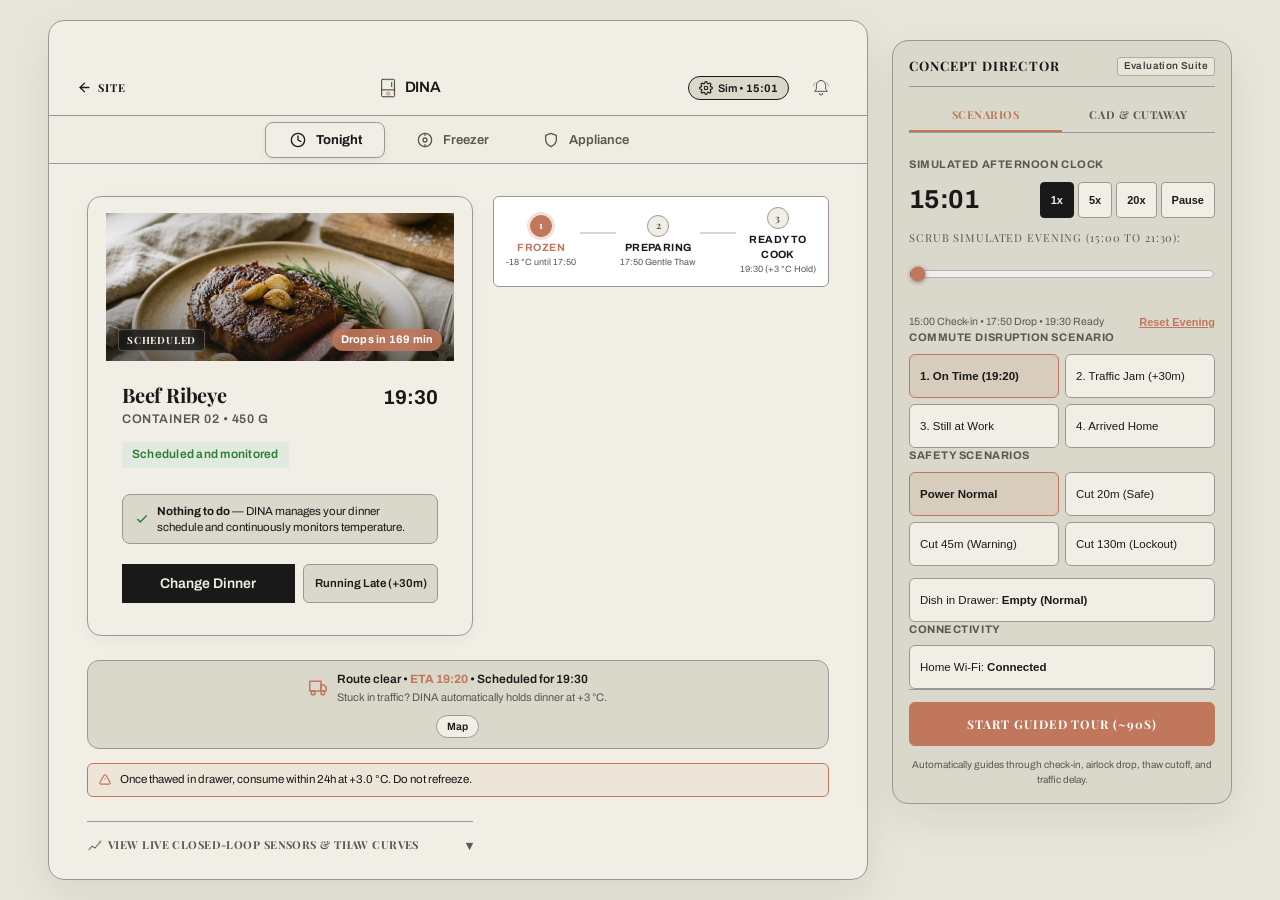
<file: app.html>
<!DOCTYPE html>
<html lang="en">
<head>
  <meta charset="UTF-8">
  <meta name="viewport" content="width=device-width, initial-scale=1.0, viewport-fit=cover">
  <title>DINA App — Your Weeknight Dinner, Scheduled</title>
  <meta name="description" content="DINA Companion App — Concept Simulator &amp; Virtual Appliance. Schedule tonight's dinner, browse your stocked freezer meals, and keep dinner fridge-fresh at +3.0 °C.">
  <meta name="theme-color" content="#F1EFE5">
  <meta name="apple-mobile-web-app-capable" content="yes">
  <meta name="mobile-web-app-capable" content="yes">
  <meta name="apple-mobile-web-app-status-bar-style" content="default">
  <meta name="apple-mobile-web-app-title" content="DINA">
  <link rel="manifest" href="manifest.json">
  <link rel="icon" type="image/svg+xml" href="assets/icons/pwa-logo.svg">
  <link rel="icon" type="image/png" sizes="192x192" href="assets/images/pwa-icon-192.png">
  <link rel="apple-touch-icon" sizes="180x180" href="assets/images/apple-touch-icon.png">
  <link rel="alternate" type="text/markdown" href="llms.txt" title="LLM Context">
  <link rel="stylesheet" href="css/tokens.css?v=10.9">
  <link rel="stylesheet" href="css/app.css?v=10.9">
</head>
<body class="app-body">

  <!-- Global DINA Animated Icon Style Definition (Presentation Deck Style) -->
  <svg width="0" height="0" style="position:absolute; width:0; height:0; overflow:hidden;" aria-hidden="true">
    <style>
      svg.dina-icon {
        --ink: #191919;
        --accent: #C0775B;
        filter: drop-shadow(1.8px 1.8px 0 var(--sand, #DAD8CB));
        overflow: visible;
      }
      .sand-card svg.dina-icon,
      .lock-notification-card svg.dina-icon,
      .status-hero-card svg.dina-icon,
      .drum-tier-card svg.dina-icon,
      .halo-simulator-card svg.dina-icon {
        filter: drop-shadow(1.8px 1.8px 0 var(--paper, #F1EFE5));
      }
      svg.dina-icon * {
        fill: none;
        stroke: var(--ink);
        stroke-width: 1.7;
        stroke-linecap: round;
        stroke-linejoin: round;
        transition: stroke-width 0.3s cubic-bezier(0.22, 0.61, 0.36, 1);
      }
      svg.dina-icon .ac { stroke: var(--accent); }
      svg.dina-icon .fl { fill: var(--accent); stroke: none; }
      svg.dina-icon .d {
        animation: dina-draw 1.45s cubic-bezier(0.22, 1, 0.36, 1) both;
        animation-delay: calc(var(--i, 0) * 0.1s);
      }
      @keyframes dina-draw {
        from { stroke-dasharray: 1; stroke-dashoffset: 1; }
        to   { stroke-dasharray: 1; stroke-dashoffset: 0; }
      }
      svg.dina-icon .vb { transform-box: view-box; }
      svg.dina-icon .spin-drum { transform-origin: 24px 24px; animation: dina-rot 36s linear infinite; }
      svg.dina-icon .spin-snow { transform-origin: 24px 24px; animation: dina-rot 52s linear infinite; }
      svg.dina-icon .spin-fan  { transform-origin: 24px 24px; animation: dina-rot 11s linear infinite; }
      svg.dina-icon .h1 { transform-origin: 24px 25px; animation: dina-rot 18s linear infinite; }
      svg.dina-icon .h2 { transform-origin: 24px 25px; animation: dina-rot 180s linear infinite; }
      @keyframes dina-rot { to { transform: rotate(360deg); } }
      svg.dina-icon .pulse-drawer { transform-origin: 24px 36px; animation: dina-halo 4.2s ease-in-out infinite; }
      svg.dina-icon .pulse-cal    { transform-origin: 33.5px 34px; animation: dina-halo 4.2s ease-in-out infinite; }
      @keyframes dina-halo { 0%, 100% { transform: scale(1); } 50% { transform: scale(1.22); } }
      svg.dina-icon .fall { animation: dina-fall 4.8s cubic-bezier(0.45, 0, 0.55, 1) infinite 1.4s; }
      @keyframes dina-fall { 0% { transform: translateY(0); opacity: 1; } 65% { transform: translateY(22px); opacity: 1; } 82%, 100% { transform: translateY(22px); opacity: 0; } }
      svg.dina-icon .steam { animation: dina-steam 4.6s ease-in-out infinite; }
      @keyframes dina-steam { 0%, 100% { transform: translateY(0); opacity: 1; } 50% { transform: translateY(-2.5px); opacity: 0.4; } }
      svg.dina-icon .bob { animation: dina-bob 4.8s ease-in-out infinite; }
      @keyframes dina-bob { 0%, 100% { transform: translateY(-1.5px); } 50% { transform: translateY(1.5px); } }
      svg.dina-icon .swing { transform-origin: 24px 6px; animation: dina-ring 6s ease-in-out infinite 1.5s; }
      @keyframes dina-ring { 0%, 20%, 100% { transform: rotate(0); } 4% { transform: rotate(7deg); } 8% { transform: rotate(-6deg); } 12% { transform: rotate(4deg); } 16% { transform: rotate(-2deg); } }
      svg.dina-icon .chk path { animation: dina-chk 6.5s cubic-bezier(0.22, 1, 0.36, 1) infinite 1.2s; }
      @keyframes dina-chk { 0% { stroke-dasharray: 1; stroke-dashoffset: 1; } 25%, 100% { stroke-dasharray: 1; stroke-dashoffset: 0; } }
      svg.dina-icon .a1, svg.dina-icon .a2, svg.dina-icon .a3, svg.dina-icon .blink { animation: dina-wave 4.2s ease-in-out infinite; }
      svg.dina-icon .a2 { animation-delay: 0.25s; }
      svg.dina-icon .a3 { animation-delay: 0.5s; }
      @keyframes dina-wave { 0%, 100% { opacity: 1; } 50% { opacity: 0.22; } }
      @media (prefers-reduced-motion: reduce) {
        svg.dina-icon * { animation: none !important; }
      }
    </style>
  </svg>

  <!-- Responsive Layout: Centered Phone Shell on Mobile; Phone + Director Panel Side-by-Side on Desktop -->
  <div class="app-layout-wrapper">

    <!-- Primary Phone Shell (Max-Width 430px) -->
    <main class="web-app-shell" id="appRoot" data-viewport="mobile">

      <!-- Top Web App Header -->
      <header class="app-header">
        <a href="index.html" class="app-header-back" title="Return to DINA Website" aria-label="Back to Website">
          <svg width="15" height="15" viewBox="0 0 24 24" fill="none" stroke="currentColor" stroke-width="2.2" stroke-linecap="round" stroke-linejoin="round">
            <line x1="19" y1="12" x2="5" y2="12"></line>
            <polyline points="12 19 5 12 12 5"></polyline>
          </svg>
          <span class="app-back-label">Site</span>
        </a>

        <div class="app-header-center">
          <div class="app-brand-title-row">
            <svg class="dina-icon app-header-emblem" viewBox="0 0 48 48" width="18" height="18" aria-hidden="true">
              <rect class="d" style="--i:0" pathLength="1" x="10" y="5" width="28" height="38" rx="2"/>
              <path class="d" style="--i:1" pathLength="1" d="M10 28H38"/>
              <path class="d" style="--i:2" pathLength="1" d="M32 12V21"/>
              <g class="vb pulse-drawer"><circle class="d ac" style="--i:3" pathLength="1" cx="24" cy="36" r="3.2"/></g>
            </svg>
            <h1 class="app-header-title">DINA</h1>
          </div>
          <!-- Hidden compatibility elements to safely satisfy existing JS queries -->
          <div style="display:none;" aria-hidden="true">
            <a href="index.html" id="headerConnectionBadge"><span id="headerPulseDot"></span><span id="headerStatusText">Concept Simulator</span></a>
            <div id="headerLedChip"><span id="headerLedDot"></span><span id="headerLedText">Standby</span></div>
            <button id="btnModeSimple"></button>
            <button id="btnModeEngineering"></button>
            <button id="btnToggleDemoMode"><span class="demo-toggle-label"></span></button>
          </div>
        </div>

        <div class="app-header-actions">
          <!-- Consolidated Simulator Access Pill Button (Section 3.1) -->
          <button class="header-sim-pill" id="btnHeaderSim" title="Concept Director &amp; Simulator Controls" aria-label="Open Simulator Controls" type="button">
            <svg width="14" height="14" viewBox="0 0 24 24" fill="none" stroke="currentColor" stroke-width="2" stroke-linecap="round" stroke-linejoin="round" aria-hidden="true">
              <circle cx="12" cy="12" r="3"></circle>
              <path d="M19.4 15a1.65 1.65 0 0 0 .33 1.82l.06.06a2 2 0 0 1 0 2.83 2 2 0 0 1-2.83 0l-.06-.06a1.65 1.65 0 0 0-1.82-.33 1.65 1.65 0 0 0-1 1.51V21a2 2 0 0 1-2 2 2 2 0 0 1-2-2v-.09A1.65 1.65 0 0 0 9 19.4a1.65 1.65 0 0 0-1.82.33l-.06.06a2 2 0 0 1-2.83 0 2 2 0 0 1 0-2.83l.06-.06a1.65 1.65 0 0 0 .33-1.82 1.65 1.65 0 0 0-1.51-1H3a2 2 0 0 1-2-2 2 2 0 0 1 2-2h.09A1.65 1.65 0 0 0 4.6 9a1.65 1.65 0 0 0-.33-1.82l-.06-.06a2 2 0 0 1 0-2.83 2 2 0 0 1 2.83 0l.06.06a1.65 1.65 0 0 0 1.82.33H9a1.65 1.65 0 0 0 1-1.51V3a2 2 0 0 1 2-2 2 2 0 0 1 2 2v.09a1.65 1.65 0 0 0 1 1.51 1.65 1.65 0 0 0 1.82-.33l.06-.06a2 2 0 0 1 2.83 0 2 2 0 0 1 0 2.83l-.06.06a1.65 1.65 0 0 0-.33 1.82V9a1.65 1.65 0 0 0 1.51 1H21a2 2 0 0 1 2 2 2 2 0 0 1-2 2h-.09a1.65 1.65 0 0 0-1.51 1z"></path>
            </svg>
            <span class="sim-pill-label">Sim &bull; <strong id="simClockDisplay">15:00</strong></span>
          </button>

          <button class="app-header-btn" id="btnHeaderBell" title="Appliance Status Notification" aria-label="Appliance Status" type="button">
            <svg class="dina-icon" viewBox="0 0 48 48" width="20" height="20" style="filter:none;" aria-hidden="true">
              <g class="vb swing"><path class="d" style="--i:0" pathLength="1" d="M24 6C17 6 13 11 13 18V26L9 32H39L35 26V18C35 11 31 6 24 6Z"/><path class="d" style="--i:2" pathLength="1" d="M20 37a4 4 0 0 0 8 0"/></g><path class="d ac" style="--i:3" pathLength="1" d="M38 11a12 12 0 0 1 4 8M10 11a12 12 0 0 0 -4 8"/>
            </svg>
          </button>
        </div>
      </header>

      <!-- Target Schedule Top Bar (Section 3.2: Food App Style Deliver By / Target Bar) -->
      <div class="target-schedule-bar" id="targetScheduleBar">
        <button type="button" class="schedule-bar-main" id="btnOpenScheduleSheet" aria-label="Change dinner schedule">
          <svg width="15" height="15" viewBox="0 0 24 24" fill="none" stroke="currentColor" stroke-width="2" stroke-linecap="round" stroke-linejoin="round" class="schedule-clock-icon" aria-hidden="true">
            <circle cx="12" cy="12" r="10"></circle>
            <polyline points="12 6 12 12 16 14"></polyline>
          </svg>
          <span class="schedule-bar-title">Dinner Ready at <strong id="topBarTargetDinnerTime">19:30</strong></span>
          <span class="schedule-bar-chevron" aria-hidden="true">&#9662;</span>
        </button>

        <button type="button" class="schedule-bar-commute" id="btnTopBarCommute" aria-label="View live commute sync">
          <span class="commute-status-dot" id="topBarCommuteDot"></span>
          <span id="topBarCommuteLabel">Commute Sync (ETA 19:20)</span>
        </button>
      </div>

      <!-- Scrollable Main Content -->
      <div class="app-main-content">

        <!-- ====================================================================
             TAB 1: TONIGHT (Live Order Tracker View — Customer First)
             ==================================================================== -->
        <section class="tab-content active" id="tab-tonight" role="tabpanel" aria-label="Tonight's Dinner">

          <!-- First-Run Guided Tour Prompt Card -->
          <div class="lock-notification-card sand-card" id="tourPromptCard" role="region" aria-label="Guided Tour Prompt" style="background:var(--sand); margin-bottom:10px; padding:10px 14px;" hidden>
            <div class="lock-notif-header" style="margin-bottom:4px;">
              <span class="lock-notif-badge">Evaluation Walkthrough</span>
              <button type="button" id="btnTourPromptSkip" style="background:none; border:none; color:var(--ink-soft); font-size:11px; cursor:pointer; font-weight:600;">Dismiss</button>
            </div>
            <p class="lock-notif-text" style="font-size:12px; line-height:1.4; margin-bottom:8px;">
              Follow tonight&rsquo;s dinner in about 90 seconds.
            </p>
            <div style="display:flex; gap:8px;">
              <button type="button" class="btn-hero-primary" id="btnTourPromptStart" style="font-size:11px; padding:6px 12px;">Start Tour</button>
              <button type="button" class="btn-hero-secondary" id="btnTourPromptDismiss" style="font-size:11px; padding:6px 10px;">Skip</button>
            </div>
          </div>

          <!-- 15:00 Afternoon Check-In Banner (Section 4.1) -->
          <div class="lock-notification-card" id="lockNotificationCard" role="region" aria-label="15:00 Afternoon Check-In" style="margin-bottom:10px;">
            <div class="lock-notif-header">
              <div class="lock-notif-title-row">
                <svg class="dina-icon" viewBox="0 0 48 48" width="18" height="18" aria-hidden="true">
                  <rect class="d" style="--i:0" pathLength="1" x="6" y="9" width="36" height="33" rx="3"/><path class="d" style="--i:1" pathLength="1" d="M6 18H42"/><path class="d" style="--i:1" pathLength="1" d="M15 5V12M33 5V12"/><g class="vb pulse-cal"><circle class="d ac" style="--i:2" pathLength="1" cx="33.5" cy="34" r="3.6"/></g>
                </svg>
                <span class="lock-notif-badge">15:00 Afternoon Check-In</span>
              </div>
              <span class="lock-notif-sub">Confirm or swap before 17:50 drop</span>
            </div>
            <p class="lock-notif-text" id="lockNotifQuestionText">
              Tonight at <strong>19:30</strong>: Ready for <strong>Beef Ribeye</strong>?
            </p>
            <div class="lock-notif-actions">
              <button type="button" class="btn-notif-action confirm" id="btnNotifYes">Sounds Good</button>
              <button type="button" class="btn-notif-action" id="btnNotifSwap">Pick Another</button>
              <button type="button" class="btn-notif-action" id="btnNotifSkip">Eating Out Tonight</button>
            </div>
          </div>

          <!-- Hero Meal Card (Section 4.2) -->
          <div class="status-hero-card hero-food-card" id="statusHeroCard" aria-live="polite" style="margin-bottom:10px;">
            <div class="hero-food-media">
              <img id="heroFoodImg" src="assets/images/meal_beef_ribeye.jpg" alt="Tonight's dinner: Beef Ribeye" class="hero-food-img" loading="eager">
              <div class="hero-food-overlay-badge">
                <span class="status-hero-tag" id="heroPhaseTag">SCHEDULED</span>
                <span class="status-hero-countdown" id="heroCountdownVal">Drops in 170 min</span>
              </div>
            </div>
            <div class="hero-food-body">
              <div class="hero-food-dish-row">
                <div class="hero-food-title-col">
                  <h2 class="status-hero-heading" id="heroHeading" style="margin:0 0 2px;">Beef Ribeye</h2>
                  <span class="hero-food-slot-label" id="heroFoodSlotLabel" style="font-size:12.5px; color:var(--ink-soft);">450 g &bull; 2 Portions &bull; Container 02</span>
                </div>
                <div class="hero-timing-col">
                  <strong class="hero-timing-time" id="heroTargetDinnerTime">19:30</strong>
                </div>
              </div>
              
              <!-- Monitored Status Pill -->
              <div class="hero-pill-row">
                <span class="hero-monitored-pill" id="heroStatusPill">Scheduled and monitored</span>
              </div>

              <!-- Reassurance Callout Line -->
              <div class="hero-reassurance-chip" id="heroReassuranceChip">
                <svg width="14" height="14" viewBox="0 0 24 24" fill="none" stroke="currentColor" stroke-width="2.5" style="color:#2E7D32; flex-shrink:0;"><path d="M20 6L9 17l-5-5"/></svg>
                <span id="heroReassuranceText"><strong>Nothing to do</strong> &mdash; DINA starts preparing your meal at 17:50 and holds it safely at +3 &deg;C until you get home.</span>
              </div>

              <!-- Action Row (2 Buttons Side-by-Side: Section 4.4) -->
              <div class="hero-action-row-split">
                <button type="button" class="btn-hero-change-dinner" id="btnHeroAction">Change Dinner</button>
                <button type="button" class="btn-hero-action-secondary" id="btnTonightHold30">Running Late (+30m)</button>
              </div>
            </div>
          </div>

          <!-- 3-Step Horizontal Order Tracker (Section 4.3: Replaces 2x2 Technical Grid) -->
          <div class="thaw-order-tracker" id="thawOrderTracker" aria-label="Tonight's 3-step meal preparation progress">
            <div class="order-step active" id="orderStep1">
              <div class="order-step-indicator">
                <span class="step-num">1</span>
                <svg class="step-chk" viewBox="0 0 24 24" width="13" height="13" fill="none" stroke="currentColor" stroke-width="2.5"><polyline points="20 6 9 17 4 12"></polyline></svg>
              </div>
              <div class="order-step-meta">
                <strong class="order-step-title">Frozen</strong>
                <span class="order-step-sub" id="orderStepFrozenSub">&minus;18 &deg;C until 17:50</span>
              </div>
            </div>

            <div class="order-tracker-line" id="orderTrackerLine1"></div>

            <div class="order-step" id="orderStep2">
              <div class="order-step-indicator">
                <span class="step-num">2</span>
                <svg class="step-chk" viewBox="0 0 24 24" width="13" height="13" fill="none" stroke="currentColor" stroke-width="2.5"><polyline points="20 6 9 17 4 12"></polyline></svg>
              </div>
              <div class="order-step-meta">
                <strong class="order-step-title">Preparing</strong>
                <span class="order-step-sub" id="orderStepPreparingSub">17:50 Gentle Thaw</span>
              </div>
            </div>

            <div class="order-tracker-line" id="orderTrackerLine2"></div>

            <div class="order-step" id="orderStep3">
              <div class="order-step-indicator">
                <span class="step-num">3</span>
                <svg class="step-chk" viewBox="0 0 24 24" width="13" height="13" fill="none" stroke="currentColor" stroke-width="2.5"><polyline points="20 6 9 17 4 12"></polyline></svg>
              </div>
              <div class="order-step-meta">
                <strong class="order-step-title">Ready to Cook</strong>
                <span class="order-step-sub" id="orderStepReadySub">19:30 (+3 &deg;C Hold)</span>
              </div>
            </div>
          </div>

          <!-- Compact Commute Protection Strip (Section 4.4) -->
          <div class="evening-card compact-commute-strip" id="eveningCard">
            <div class="commute-strip-left">
              <svg width="18" height="18" viewBox="0 0 24 24" fill="none" stroke="currentColor" stroke-width="2" stroke-linecap="round" stroke-linejoin="round" class="commute-car-icon" aria-hidden="true">
                <rect x="1" y="3" width="15" height="13"></rect>
                <polygon points="16 8 20 8 23 11 23 16 16 16 16 8"></polygon>
                <circle cx="5.5" cy="18.5" r="2.5"></circle>
                <circle cx="18.5" cy="18.5" r="2.5"></circle>
              </svg>
              <div class="commute-strip-text">
                <p class="evening-commute-status" id="eveningCommuteText" style="margin:0; font-size:12px; font-weight:600;">
                  Route clear &bull; <strong>ETA 19:20</strong> &bull; Scheduled for 19:30
                </p>
                <span style="font-size:11px; color:var(--ink-soft);">
                  Stuck in traffic? DINA automatically holds dinner at +3 &deg;C.
                </span>
              </div>
            </div>
            <button type="button" class="btn-commute-map-pill" id="btnOpenMapSheet">
              Map
            </button>
          </div>

          <!-- Food Safety Footnote -->
          <div class="do-not-refreeze-notice">
            <svg width="14" height="14" viewBox="0 0 24 24" fill="none" stroke="currentColor" stroke-width="2" aria-hidden="true"><path d="M12 9v2m0 4h.01m-6.938 4h13.856c1.54 0 2.502-1.667 1.732-3L13.732 4c-.77-1.333-2.694-1.333-3.464 0L3.34 16c-.77 1.333.192 3 1.732 3z"/></svg>
            <span>Once thawed in drawer, consume within 24h at +3.0 &deg;C. Do not refreeze.</span>
          </div>

          <!-- Expandable Live Thaw & Telemetry Disclosure (Closed by default so customer view stays clean) -->
          <details class="tech-telemetry-disclosure" id="techTelemetryDisclosure" style="margin-top:10px;">
            <summary class="tech-telemetry-summary">
              <span class="disclosure-summary-text">
                <svg class="dina-icon" viewBox="0 0 48 48" width="15" height="15" aria-hidden="true" style="margin-right:6px; vertical-align:-2px;">
                  <polyline class="d" points="6 38 16 26 26 32 42 12"/>
                  <circle class="d ac" cx="42" cy="12" r="3"/>
                </svg>
                View Live Closed-Loop Sensors &amp; Thaw Curves
              </span>
              <span class="disclosure-chevron" aria-hidden="true">&#9662;</span>
            </summary>
            <div class="tech-telemetry-body">
              <div class="live-thaw-card" id="liveThawCard" style="border:none; padding:0; background:transparent;">
                <div class="thaw-metrics-split">
                  <div class="thaw-ring-box">
                    <svg class="thaw-ring-svg" viewBox="0 0 64 64">
                      <circle cx="32" cy="32" r="26" fill="none" stroke="#EAE6D9" stroke-width="5"/>
                      <circle id="thawRingProgressCircle" cx="32" cy="32" r="26" fill="none" stroke="#C0775B" stroke-width="5" stroke-linecap="round" stroke-dasharray="163.36" stroke-dashoffset="163.36"/>
                    </svg>
                    <div class="thaw-ring-text-center">
                      <span class="thaw-ring-pct" id="thawRingPct">0%</span>
                      <span class="thaw-ring-unit">Thawed</span>
                    </div>
                  </div>
                  <div class="thaw-consumer-status-col">
                    <div class="consumer-status-line">
                      <span class="consumer-status-label">Phase:</span>
                      <strong id="thawConsumerPhaseLabel">Gentle Convection Air</strong>
                    </div>
                    <div class="consumer-status-line">
                      <span class="consumer-status-label">Target Ready:</span>
                      <strong id="thawConsumerReadyTime">19:30</strong>
                    </div>
                    <p class="consumer-status-reassurance" style="font-size:11px;">
                      Closed-loop thermal protection active. Convection steps down to +3.0 &deg;C once food surface reaches +4.0 &deg;C safe limit.
                    </p>
                  </div>
                </div>

                <div class="thaw-readings-col" style="margin-top:8px;">
                  <div class="thaw-reading-line">
                    <span>Convection Air Temp:</span>
                    <strong id="thawLiveAirC">+10.0 &deg;C</strong>
                  </div>
                  <div class="thaw-reading-line">
                    <span>Food Surface Sensor:</span>
                    <strong id="thawLiveSurfaceC">&minus;18.0 &deg;C</strong>
                  </div>
                  <div class="thaw-reading-line">
                    <span>Microbial Cutoff Limit:</span>
                    <span>&le; +4.0 &deg;C</span>
                  </div>
                </div>

                <div class="thaw-chart-wrap" style="margin-top:6px;">
                  <svg class="thaw-chart-svg" viewBox="0 0 320 80" aria-label="Surface and Core temperature curves over time">
                    <line x1="20" y1="46" x2="305" y2="46" stroke="#9E9696" stroke-width="0.8" stroke-dasharray="3 2"/>
                    <text x="22" y="44" fill="#9E9696" font-family="Archivo, sans-serif" font-size="8">0 &deg;C</text>
                    <line x1="20" y1="28" x2="305" y2="28" stroke="#C0775B" stroke-width="0.8" stroke-dasharray="2 2" opacity="0.6"/>
                    <text x="22" y="26" fill="#C0775B" font-family="Archivo, sans-serif" font-size="8">+4 &deg;C Cutoff</text>
                    <path d="M 30 72 Q 70 50, 110 48 T 200 44 Q 240 38, 270 28 T 300 32" fill="none" stroke="#C0775B" stroke-width="2"/>
                    <path d="M 30 72 Q 90 70, 150 62 T 240 52 Q 280 44, 300 32" fill="none" stroke="#5A5753" stroke-width="2"/>
                    <line id="thawChartScrubberLine" x1="30" y1="10" x2="30" y2="76" stroke="#191919" stroke-width="1.8"/>
                  </svg>
                </div>
                <div class="thaw-chart-legend">
                  <span style="color:var(--clay); font-weight:600;">&bull; Surface (Cutoff &le; +4.0 &deg;C)</span>
                  <span style="color:var(--ink-soft); font-weight:600;">&bull; Core (Soak to +3.0 &deg;C)</span>
                  <span style="font-size:9.5px;">CAD &amp; Thermal Model Data</span>
                </div>
              </div>
            </div>
          </details>

          <!-- Hidden Compatibility Anchors (Keeps existing JS hooks completely intact) -->
          <div style="display:none;" aria-hidden="true">
            <div id="twinTempGrid"><span id="twinDrawerTempVal"></span></div>
            <div id="monitoringReassuranceCard"></div>
            <span id="heroSubtext"></span>
            <button id="btnToggleAppModeSimple"></button>
            <span id="currentModeLabel"></span>
            <div id="stageStepFrozen"><span id="stageDropTimeLabel"></span></div>
            <div id="stageStepActiveThaw"><span id="stageThawDurationLabel"></span></div>
            <div id="stageStepEqualization"><span id="stageEqualizeDurationLabel"></span></div>
            <div id="stageStepHold"><span id="stageHoldDurationLabel"></span></div>
            <div id="pipelineProgressBar"></div>
            <button id="btnQuickChangeDinner"></button>
            <button id="btnQuickEatingOut"></button>
            <button id="btnQuickHold30"></button>
          </div>

        </section>

        <!-- ====================================================================
             TAB 2: FREEZER (Visual Food Delivery Menu & Vault Inventory)
             ==================================================================== -->
        <section class="tab-content" id="tab-freezer" role="tabpanel" aria-label="Freezer Inventory">
          
          <!-- Compact Front-Door Access Header (Section 5.1: 72x72px Minimap + Door Access) -->
          <div class="freezer-door-compact-card">
            <div class="door-drum-minimap" id="drumGraphic">
              <svg viewBox="0 0 120 120" width="72" height="72" aria-label="Interactive revolving carousel mini-map">
                <!-- Door pointer / top alignment indicator -->
                <polygon id="freezerMiniDoorIndicator" points="56,2 64,2 60,8" fill="#C0775B" stroke="#191919" stroke-width="0.8"/>
                <circle cx="60" cy="60" r="54" fill="#F1EFE5" stroke="#191919" stroke-width="2"/>
                <g id="interactiveDrumRotor" class="drum-rotor-group">
                  <line x1="60" y1="8" x2="60" y2="112" stroke="#9E9696" stroke-width="1.5"/>
                  <line x1="15" y1="34" x2="105" y2="86" stroke="#9E9696" stroke-width="1.5"/>
                  <line x1="105" y1="34" x2="15" y2="86" stroke="#9E9696" stroke-width="1.5"/>
                  <circle cx="60" cy="22" r="10" fill="#C0775B"/>
                  <circle cx="91" cy="40" r="9" fill="#DAD8CB" stroke="#191919" stroke-width="1.5"/>
                  <circle cx="91" cy="80" r="9" fill="#DAD8CB" stroke="#191919" stroke-width="1.5"/>
                  <circle cx="60" cy="98" r="9" fill="#FFFFFF" stroke="#191919" stroke-width="1.5" stroke-dasharray="3 2"/>
                  <circle cx="29" cy="80" r="9" fill="#DAD8CB" stroke="#191919" stroke-width="1.5"/>
                  <circle cx="29" cy="40" r="9" fill="#DAD8CB" stroke="#191919" stroke-width="1.5"/>
                </g>
                <circle cx="60" cy="60" r="12" fill="#F1EFE5" stroke="#191919" stroke-width="2"/>
                <circle cx="60" cy="60" r="4" fill="#C0775B"/>
              </svg>
            </div>
            <div class="door-status-col">
              <span class="door-status-count"><strong id="freezerStockedCount">8</strong> of 11 Stocked &bull; Vault &minus;18 &deg;C</span>
              <div class="door-active-dish" id="drumWheelStatusTitle">Slot 02 (Beef Ribeye) at Door</div>
              <button type="button" class="btn-door-load" id="btnDoorLoadMeal">
                <svg width="12" height="12" viewBox="0 0 24 24" fill="none" stroke="currentColor" stroke-width="2.5"><line x1="12" y1="5" x2="12" y2="19"></line><line x1="5" y1="12" x2="19" y2="12"></line></svg>
                <span>+ Load Meal at Door</span>
              </button>
            </div>
          </div>

          <!-- Category Filter Pills (Section 5.2: Horizontal Scroll) -->
          <div class="freezer-category-bar" role="tablist" aria-label="Filter meals by category">
            <button type="button" class="freezer-cat-pill active" data-filter="all">All (8)</button>
            <button type="button" class="freezer-cat-pill" data-filter="beef">Steak &amp; Meat</button>
            <button type="button" class="freezer-cat-pill" data-filter="fish">Fish &amp; Seafood</button>
            <button type="button" class="freezer-cat-pill" data-filter="chicken">Poultry</button>
            <button type="button" class="freezer-cat-pill" data-filter="lasagna">Homemade</button>
            <button type="button" class="freezer-cat-pill" data-filter="empty">Empty Slots (3)</button>
          </div>

          <!-- Visual Meal Cards List (Section 5.3: Scannable Food Delivery Menu Cards) -->
          <div class="freezer-menu-list" id="freezerMenuList">

            <!-- Slot 01: Chicken -->
            <div class="freezer-menu-card drum-slot-btn" data-slot="01" data-cat="chicken" role="button" tabindex="0">
              <div class="menu-card-thumb-wrap">
                <img src="assets/images/meal_chicken_breast.jpg" alt="Organic Chicken Breast" class="menu-card-thumb" loading="lazy">
                <span class="menu-slot-badge">01</span>
              </div>
              <div class="menu-card-body">
                <strong class="menu-card-title slot-name">Organic Chicken Breast</strong>
                <span class="menu-card-meta">500 g &bull; Ready in ~95 min</span>
              </div>
              <div class="menu-card-action">
                <span class="btn-card-select-pill">Select</span>
              </div>
            </div>

            <!-- Slot 02: Beef Ribeye (Tonight's Scheduled Meal) -->
            <div class="freezer-menu-card drum-slot-btn active tonight-scheduled" data-slot="02" data-cat="beef" role="button" tabindex="0">
              <div class="menu-card-thumb-wrap">
                <img src="assets/images/meal_beef_ribeye.jpg" alt="Beef Ribeye" class="menu-card-thumb" loading="lazy">
                <span class="menu-slot-badge">02</span>
              </div>
              <div class="menu-card-body">
                <strong class="menu-card-title slot-name">Beef Ribeye</strong>
                <span class="menu-card-meta">450 g &bull; Ready in ~100 min</span>
              </div>
              <div class="menu-card-action">
                <span class="badge-tonight-pill">Tonight 19:30</span>
              </div>
            </div>

            <!-- Slot 03: Salmon -->
            <div class="freezer-menu-card drum-slot-btn" data-slot="03" data-cat="fish" role="button" tabindex="0">
              <div class="menu-card-thumb-wrap">
                <img src="assets/images/meal_salmon_fillet.jpg" alt="Atlantic Salmon Fillet" class="menu-card-thumb" loading="lazy">
                <span class="menu-slot-badge">03</span>
              </div>
              <div class="menu-card-body">
                <strong class="menu-card-title slot-name">Atlantic Salmon Fillet</strong>
                <span class="menu-card-meta">320 g &bull; Ready in ~75 min</span>
              </div>
              <div class="menu-card-action">
                <span class="btn-card-select-pill">Select</span>
              </div>
            </div>

            <!-- Slot 04: Prawns -->
            <div class="freezer-menu-card drum-slot-btn" data-slot="04" data-cat="fish" role="button" tabindex="0">
              <div class="menu-card-thumb-wrap">
                <img src="assets/images/meal_tiger_prawns.jpg" alt="Wild Tiger Prawns" class="menu-card-thumb" loading="lazy">
                <span class="menu-slot-badge">04</span>
              </div>
              <div class="menu-card-body">
                <strong class="menu-card-title slot-name">Wild Tiger Prawns</strong>
                <span class="menu-card-meta">250 g &bull; Ready in ~40 min</span>
              </div>
              <div class="menu-card-action">
                <span class="btn-card-select-pill">Select</span>
              </div>
            </div>

            <!-- Slot 05: Lasagna -->
            <div class="freezer-menu-card drum-slot-btn" data-slot="05" data-cat="lasagna" role="button" tabindex="0">
              <div class="menu-card-thumb-wrap">
                <img src="assets/images/meal_lasagna.jpg" alt="Homemade Lasagna" class="menu-card-thumb" loading="lazy">
                <span class="menu-slot-badge">05</span>
              </div>
              <div class="menu-card-body">
                <strong class="menu-card-title slot-name">Homemade Lasagna</strong>
                <span class="menu-card-meta">600 g &bull; Ready in ~115 min</span>
              </div>
              <div class="menu-card-action">
                <span class="btn-card-select-pill">Select</span>
              </div>
            </div>

            <!-- Slot 06: Pork Tenderloin -->
            <div class="freezer-menu-card drum-slot-btn" data-slot="06" data-cat="beef" role="button" tabindex="0">
              <div class="menu-card-thumb-wrap">
                <img src="assets/images/meal_pork_tenderloin.jpg" alt="Pork Tenderloin Medallions" class="menu-card-thumb" loading="lazy">
                <span class="menu-slot-badge">06</span>
              </div>
              <div class="menu-card-body">
                <strong class="menu-card-title slot-name">Pork Tenderloin Medallions</strong>
                <span class="menu-card-meta">350 g &bull; Ready in ~75 min</span>
              </div>
              <div class="menu-card-action">
                <span class="btn-card-select-pill">Select</span>
              </div>
            </div>

            <!-- Slot 07: Atlantic Codfish -->
            <div class="freezer-menu-card drum-slot-btn" data-slot="07" data-cat="fish" role="button" tabindex="0">
              <div class="menu-card-thumb-wrap">
                <img src="assets/images/meal_salmon_fillet.jpg" alt="Atlantic Codfish Loins" class="menu-card-thumb" loading="lazy">
                <span class="menu-slot-badge">07</span>
              </div>
              <div class="menu-card-body">
                <strong class="menu-card-title slot-name">Atlantic Codfish Loins</strong>
                <span class="menu-card-meta">400 g &bull; Ready in ~75 min</span>
              </div>
              <div class="menu-card-action">
                <span class="btn-card-select-pill">Select</span>
              </div>
            </div>

            <!-- Slot 08: Filet Mignon -->
            <div class="freezer-menu-card drum-slot-btn" data-slot="08" data-cat="beef" role="button" tabindex="0">
              <div class="menu-card-thumb-wrap">
                <img src="assets/images/meal_beef_ribeye.jpg" alt="Filet Mignon Steak" class="menu-card-thumb" loading="lazy">
                <span class="menu-slot-badge">08</span>
              </div>
              <div class="menu-card-body">
                <strong class="menu-card-title slot-name">Filet Mignon Steak</strong>
                <span class="menu-card-meta">300 g &bull; Ready in ~65 min</span>
              </div>
              <div class="menu-card-action">
                <span class="btn-card-select-pill">Select</span>
              </div>
            </div>

            <!-- Slot 09: Empty Slot -->
            <div class="freezer-menu-card card-empty drum-slot-btn empty" data-slot="09" data-cat="empty" role="button" tabindex="0">
              <div class="menu-card-thumb-empty">+</div>
              <div class="menu-card-body">
                <strong class="menu-card-title slot-name">Empty Slot 09</strong>
                <span class="menu-card-meta">750 ml spot &bull; Tap to load meal</span>
              </div>
              <div class="menu-card-action">
                <span class="btn-card-select-pill">+ Stock</span>
              </div>
            </div>

            <!-- Slot 10: Empty Slot -->
            <div class="freezer-menu-card card-empty drum-slot-btn empty" data-slot="10" data-cat="empty" role="button" tabindex="0">
              <div class="menu-card-thumb-empty">+</div>
              <div class="menu-card-body">
                <strong class="menu-card-title slot-name">Empty Slot 10</strong>
                <span class="menu-card-meta">750 ml spot &bull; Tap to load meal</span>
              </div>
              <div class="menu-card-action">
                <span class="btn-card-select-pill">+ Stock</span>
              </div>
            </div>

            <!-- Slot 11: Empty Slot -->
            <div class="freezer-menu-card card-empty drum-slot-btn empty" data-slot="11" data-cat="empty" role="button" tabindex="0">
              <div class="menu-card-thumb-empty">+</div>
              <div class="menu-card-body">
                <strong class="menu-card-title slot-name">Empty Slot 11</strong>
                <span class="menu-card-meta">750 ml spot &bull; Tap to load meal</span>
              </div>
              <div class="menu-card-action">
                <span class="btn-card-select-pill">+ Stock</span>
              </div>
            </div>

            <!-- Slot 12: Pass-Through Drop Chute -->
            <div class="freezer-menu-card drum-slot-btn chimney" data-slot="12" data-cat="chute" role="button" tabindex="0">
              <div class="menu-card-thumb-empty" style="font-size:12px; font-weight:700;">Chute</div>
              <div class="menu-card-body">
                <strong class="menu-card-title slot-name">Pass-Through Drop Chute</strong>
                <span class="menu-card-meta">Slot 12 Chimney &bull; Dedicated 2.5s Transfer Path</span>
              </div>
              <div class="menu-card-action">
                <span class="btn-card-select-pill" style="opacity:0.6;">Airlock</span>
              </div>
            </div>

          </div><!-- /.freezer-menu-list -->

          <!-- Sticky Bottom Selection Bar (Section 5.4: No Scrolling to Confirm) -->
          <div class="freezer-sticky-bar" id="freezerStickyBar">
            <div class="sticky-bar-info">
              <span class="sticky-bar-label">Selected Container</span>
              <strong class="sticky-bar-dish" id="stickySlotDish">Beef Ribeye</strong>
              <span class="sticky-bar-meta" id="stickySlotMeta">450 g &bull; Slot 02 &bull; Ready in ~100 min</span>
            </div>
            <div class="sticky-bar-actions">
              <button type="button" class="btn-sticky-primary" id="btnStickyUseTonight">Use for Tonight</button>
              <button type="button" class="btn-sticky-secondary" id="btnStickyBringToDoor">Rotate to Door</button>
            </div>
          </div>

          <!-- Hidden Compatibility Elements for Legacy Freezer Queries -->
          <div style="display:none;" aria-hidden="true">
            <span id="upperRingBadge"></span>
            <span id="lowerRingBadge"></span>
            <span id="freezerOverviewReady"></span>
            <span id="freezerOverviewOpen"></span>
            <div id="slotDetailCard">
              <span id="slotDetailName"></span>
              <span id="slotDetailStatus"></span>
              <p id="slotDetailInfo"></p>
              <button id="btnUseSlotForTonight"></button>
              <button id="btnOpenAddMealSheet"></button>
            </div>
          </div>

        </section>

        <!-- ====================================================================
             TAB 3: APPLIANCE & CARE (Section 6: Simple Status, Light Guide, Hygiene)
             ==================================================================== -->
        <section class="tab-content" id="tab-kitchen" role="tabpanel" aria-label="Appliance &amp; Everyday Care">
          <div class="section-headline-block">
            <div class="headline-with-icon">
              <svg class="dina-icon" viewBox="0 0 48 48" width="28" height="28" aria-hidden="true">
                <path class="d" style="--i:0" pathLength="1" d="M24 5L39 10V22C39 32 32 39 24 43C16 39 9 32 9 22V10Z"/><g class="chk"><path class="d ac" style="--i:2" pathLength="1" d="M16.5 24L22 29.5L32 18.5"/></g>
              </svg>
              <div>
                <h2>Your Appliance &amp; Care</h2>
                <p>Simple status, handle light guide, appliance hygiene, and settings</p>
              </div>
            </div>
          </div>

          <!-- 4-Card Status Summary Grid (Section 6.1: 2x2 Bento without developer bracket badges) -->
          <div class="telemetry-grid">
            <div class="telem-cell">
              <div class="telem-cell-top">
                <span class="telem-cell-title">Freezer Vault</span>
                <svg class="dina-icon" viewBox="0 0 48 48" width="18" height="18" style="filter:none;" aria-hidden="true">
                  <g class="vb spin-snow"><path class="d" style="--i:0" pathLength="1" d="M24 8V40M10 16L38 32M38 16L10 32"/></g><circle class="d ac" style="--i:1" pathLength="1" cx="24" cy="24" r="2.5"/>
                </svg>
              </div>
              <div class="telem-cell-val">&minus;18.0 &deg;C</div>
              <span class="telem-cell-sub">8 of 11 Meals Stocked</span>
            </div>

            <div class="telem-cell">
              <div class="telem-cell-top">
                <span class="telem-cell-title">Preparation Drawer</span>
                <svg class="dina-icon" viewBox="0 0 48 48" width="18" height="18" style="filter:none;" aria-hidden="true">
                  <circle class="d" style="--i:0" pathLength="1" cx="24" cy="24" r="18"/><g class="vb spin-fan"><path class="d" style="--i:1" pathLength="1" d="M24 21C23 13 27 8 33 9C34.5 15 30 20 24 21Z"/><g transform="rotate(120 24 24)"><path class="d" style="--i:1" pathLength="1" d="M24 21C23 13 27 8 33 9C34.5 15 30 20 24 21Z"/></g><g transform="rotate(240 24 24)"><path class="d" style="--i:1" pathLength="1" d="M24 21C23 13 27 8 33 9C34.5 15 30 20 24 21Z"/></g></g><circle class="d ac" style="--i:2" pathLength="1" cx="24" cy="24" r="2.8"/>
                </svg>
              </div>
              <div class="telem-cell-val" id="telemDrawerTemp" style="font-size:12.5px; line-height:1.3; color:var(--ink);">Empty &bull; Standby</div>
              <span class="telem-cell-sub" id="telemDrawerSub">Ready for 17:50 drop</span>
            </div>

            <div class="telem-cell">
              <div class="telem-cell-top">
                <span class="telem-cell-title">Freshness Hold</span>
                <svg class="dina-icon" viewBox="0 0 48 48" width="18" height="18" style="filter:none;" aria-hidden="true">
                  <path class="d" style="--i:0" pathLength="1" d="M24 5L39 10V22C39 32 32 39 24 43C16 39 9 32 9 22V10Z"/><path class="d ac" style="--i:1" pathLength="1" d="M17 24L22 29L31 19"/>
                </svg>
              </div>
              <div class="telem-cell-val">+3.0 &deg;C Safe Zone</div>
              <span class="telem-cell-sub">Up to 24h hold window</span>
            </div>

            <div class="telem-cell">
              <div class="telem-cell-top">
                <span class="telem-cell-title">Power-Cut Guard</span>
                <svg class="dina-icon" viewBox="0 0 48 48" width="18" height="18" style="filter:none;" aria-hidden="true">
                  <path class="d" style="--i:0" pathLength="1" d="M27 5L11 27H23L21 43L37 21H25Z"/>
                </svg>
              </div>
              <div class="telem-cell-val" id="telemBlackoutVal">Protected</div>
              <span class="telem-cell-sub" id="telemBlackoutSub">Offline schedule saved</span>
            </div>
          </div>

          <!-- Unified Handle Light Ring Guide (Section 6.2: 3-Pill Customer Visual Key) -->
          <div class="halo-simulator-card" style="margin-top:14px;">
            <span class="drum-tier-title">Handle Light Ring Guide</span>
            <p style="font-size:11.5px; color:var(--ink-soft); margin-top:2px; margin-bottom:6px;">Live color key matching the illuminated handle on your DINA appliance:</p>
            
            <div class="halo-customer-guide">
              <div class="halo-guide-card">
                <span class="halo-color-dot blue"></span>
                <strong class="halo-guide-title">Soft Blue</strong>
                <span class="halo-guide-sub">Standby &bull; Frozen</span>
              </div>
              <div class="halo-guide-card">
                <span class="halo-color-dot amber"></span>
                <strong class="halo-guide-title">Warm Clay</strong>
                <span class="halo-guide-sub">Preparing &bull; Thawing</span>
              </div>
              <div class="halo-guide-card">
                <span class="halo-color-dot green"></span>
                <strong class="halo-guide-title">Forest Green</strong>
                <span class="halo-guide-sub">Ready to Cook (+3 &deg;C)</span>
              </div>
            </div>

            <div class="halo-ring-visual blue" id="haloRingVisual"></div>
            <p id="haloStateLabel" style="font-size:12px; font-weight:600; color:var(--ink); margin-top:6px;">Blue &mdash; Standby (all meals deep-frozen, drawer empty)</p>
            
            <!-- Manual Preview Buttons (Auto-reverts after 5 seconds) -->
            <div class="halo-buttons-row">
              <button class="halo-btn active" data-mode="blue" type="button">Blue (Standby)</button>
              <button class="halo-btn" data-mode="amber" type="button">Clay (Thaw)</button>
              <button class="halo-btn" data-mode="green" type="button">Green (Ready)</button>
              <button class="halo-btn" data-mode="amberFast" type="button">Amber (Warning)</button>
              <button class="halo-btn" data-mode="red" type="button">Red (Lockout)</button>
            </div>
            <span style="font-size:10px; color:var(--ink-soft); margin-top:4px; display:block;">Preview reverts to live status after 5 s.</span>
          </div>

          <!-- Hygiene & Smart Home Settings -->
          <div class="load-form-card" style="margin-top:14px;">
            <span class="form-label" style="margin-top:0;">Hygiene &amp; Smart Appliance Settings</span>

            <div style="background:var(--paper); border:var(--hairline); padding:10px 12px; border-radius:var(--radius-xs); margin-bottom:12px;">
              <strong style="font-size:12px; display:block; color:var(--ink); margin-bottom:2px;">Removable Condensate Drip Tray</strong>
              <p style="font-size:11.5px; color:var(--ink-soft); margin:0; line-height:1.4;">Located directly beneath the defrost drawer. Dishwasher-safe for effortless weekly kitchen cleaning.</p>
            </div>

            <div class="toggle-row" style="margin-bottom:10px;">
              <div>
                <strong style="font-size:12px; display:block;">Commute Sync Privacy</strong>
                <p style="font-size:11px; color:var(--ink-soft); margin:0;">Live GPS stays strictly on your phone &mdash; only an arrival signal reaches DINA.</p>
              </div>
              <button type="button" class="privacy-toggle-btn active" id="btnToggleCommuteSync" aria-pressed="true">ON</button>
            </div>

            <div class="toggle-row">
              <div>
                <strong style="font-size:12px; display:block;">Home Wi-Fi Offline Test</strong>
                <p style="font-size:11px; color:var(--ink-soft); margin:0;">DINA runs dinner schedules locally without cloud dependency.</p>
              </div>
              <button type="button" class="privacy-toggle-btn" id="btnSimulateOffline">Test Offline</button>
            </div>
          </div>

          <!-- Academic Evaluation Accordion (Section 6.3: Relocated Outage Simulator & Sensor Telemetry) -->
          <details class="academic-eval-accordion" id="engEvalAccordion">
            <summary class="academic-eval-summary">
              <svg width="14" height="14" viewBox="0 0 24 24" fill="none" stroke="currentColor" stroke-width="2" stroke-linecap="round" stroke-linejoin="round" style="margin-right:6px; vertical-align:-2px;" aria-hidden="true">
                <path d="M21.3 8.7 8.7 21.3a1 1 0 0 1-1.4 0l-6-6a1 1 0 0 1 0-1.4L13.9 1.3a1 1 0 0 1 1.4 0l6 6a1 1 0 0 1 0 1.4z"></path>
                <line x1="7" y1="17" x2="10" y2="14"></line>
                <line x1="11" y1="13" x2="14" y2="10"></line>
                <line x1="15" y1="9" x2="18" y2="6"></line>
              </svg>
              Academic Evaluation: Engineering Telemetry &amp; Outage Simulator &#9662;
            </summary>
            <div class="academic-eval-body">
              <!-- Closed-Loop Sensing & Thermal Control -->
              <div class="closed-loop-card" style="margin-bottom:12px;">
                <div class="closed-loop-header">
                  <span class="closed-loop-title">Closed-Loop Sensing &amp; Thermal Control</span>
                  <span class="spec-status-tag thermal">[Design Logic]</span>
                </div>
                <p style="font-size:11.5px; color:var(--ink-soft); margin:0 0 10px;">
                  Food surface limit (&le; +4.0 &deg;C) is monitored via lid-mounted NTC thermistor probe. Air is controlled via setpoint switching with &plusmn;0.5 &deg;C hysteresis (not PID), preventing edge-cooking.
                </p>
                <div class="closed-loop-grid">
                  <div class="closed-loop-cell">
                    <span class="closed-loop-cell-title">Convection Air</span>
                    <span class="closed-loop-cell-val" id="clFanState">Standby</span>
                    <span class="closed-loop-cell-sub" id="clFanSub">Duct Setpoint</span>
                  </div>
                  <div class="closed-loop-cell">
                    <span class="closed-loop-cell-title">Food Surface</span>
                    <span class="closed-loop-cell-val" id="clSurfaceTemp">Standby</span>
                    <span class="closed-loop-cell-sub">Limit &le; +4.0 &deg;C</span>
                  </div>
                  <div class="closed-loop-cell">
                    <span class="closed-loop-cell-title">Core Temperature</span>
                    <span class="closed-loop-cell-val" id="clCoreTemp">Standby</span>
                    <span class="closed-loop-cell-sub">Soaks to +3.0 &deg;C</span>
                  </div>
                </div>
              </div>

              <!-- Power-Cut Protection Stepper -->
              <div class="load-form-card" style="margin-top:0;">
                <span class="form-label" style="margin-top:0;">Power-Cut Protection &bull; Stepped Outage Simulation</span>
                <div class="power-cut-stepper" aria-label="Power cut duration selector">
                  <button type="button" class="pcut-step-btn active" data-duration="0" id="btnPcut0">
                    <strong>Normal (0m)</strong>
                    <span>Continuous Power</span>
                  </button>
                  <button type="button" class="pcut-step-btn" data-duration="20" id="btnPcut20">
                    <strong>&lt; 30 min (20m)</strong>
                    <span>Recoverable</span>
                  </button>
                  <button type="button" class="pcut-step-btn" data-duration="45" id="btnPcut45">
                    <strong>30&ndash;120 min (45m)</strong>
                    <span>Tier 1 Warning</span>
                  </button>
                  <button type="button" class="pcut-step-btn" data-duration="130" id="btnPcut130">
                    <strong>&gt; 120 min (130m)</strong>
                    <span>Tier 2 Lockout</span>
                  </button>
                </div>

                <div class="demo-scenarios-list" style="margin-top:12px;">
                  <button type="button" class="scenario-btn" id="btnSimDrawerOpen">
                    <span>What if a dish is still in the drawer at drop time?</span>
                    <span class="scenario-tag" id="tagDrawerOccupied">Smart Pause</span>
                  </button>
                  <button type="button" class="scenario-btn" id="btnSimDishClean">
                    <span>Removable Condensate Drip Tray Care</span>
                    <span class="scenario-tag">Dishwasher-Safe</span>
                  </button>
                </div>

                <div class="scenario-feedback-card" id="scenarioFeedbackBox" hidden style="margin-top:8px;">
                  <p id="scenarioFeedbackText" style="margin:0;"></p>
                </div>
              </div>
            </div>
          </details>

        </section>

      </div><!-- /.app-main-content -->

      <!-- Sticky Bottom Navigation Bar (Tonight, Freezer, Appliance) -->
      <nav class="bottom-tab-bar" aria-label="Bottom App Navigation">
        <button class="bottom-tab-item active" data-tab="tab-tonight" type="button" aria-label="Tonight's Dinner">
          <div class="tab-bar-indicator"></div>
          <div class="bottom-tab-icon">
            <svg viewBox="0 0 24 24" width="20" height="20" fill="none" stroke="currentColor" stroke-width="2" stroke-linecap="round" stroke-linejoin="round">
              <circle cx="12" cy="12" r="10"></circle>
              <polyline points="12 6 12 12 16 14"></polyline>
            </svg>
          </div>
          <span>Tonight</span>
        </button>

        <button class="bottom-tab-item" data-tab="tab-freezer" type="button" aria-label="Freezer Inventory">
          <div class="tab-bar-indicator"></div>
          <div class="bottom-tab-icon">
            <svg viewBox="0 0 24 24" width="20" height="20" fill="none" stroke="currentColor" stroke-width="2" stroke-linecap="round" stroke-linejoin="round">
              <circle cx="12" cy="12" r="10"></circle>
              <circle cx="12" cy="12" r="3"></circle>
              <line x1="12" y1="2" x2="12" y2="5"></line>
              <line x1="12" y1="19" x2="12" y2="22"></line>
            </svg>
          </div>
          <span>Freezer</span>
        </button>

        <button class="bottom-tab-item" data-tab="tab-kitchen" type="button" aria-label="Appliance &amp; Care">
          <div class="tab-bar-indicator"></div>
          <div class="bottom-tab-icon">
            <svg viewBox="0 0 24 24" width="20" height="20" fill="none" stroke="currentColor" stroke-width="2" stroke-linecap="round" stroke-linejoin="round">
              <path d="M12 22s8-4 8-10V5l-8-3-8 3v7c0 6 8 10 8 10z"></path>
            </svg>
          </div>
          <span>Appliance</span>
        </button>
      </nav>

      <!-- Guided Tour Bottom Caption Bar -->
      <div class="tour-caption-bar" id="tourCaptionBar" hidden>
        <div class="tour-caption-top">
          <span class="tour-step-badge" id="tourStepBadge">Step 1 of 6</span>
          <button type="button" id="btnTourExit" class="btn-tour-nav" style="border:none; padding:0 4px; font-size:10px;">Exit Tour</button>
        </div>
        <p class="tour-caption-text" id="tourCaptionText">
          15:00 Check-In: DINA checks in with tonight's dinner suggestion (Beef Ribeye). Tap "Sounds Good" or "Next".
        </p>
        <div class="tour-caption-actions">
          <button type="button" class="btn-tour-nav" id="btnTourReplay">Replay</button>
          <button type="button" class="btn-tour-nav primary" id="btnTourNext">Next Step &rarr;</button>
        </div>
      </div>

  <!-- ====================================================================
       BOTTOM SHEETS (Emil 280ms ease-drawer, focus-trapped, backdrop)
       ==================================================================== -->
  <div class="sheet-backdrop" id="sheetBackdrop" aria-hidden="true"></div>

  <!-- SHEET 1: CHANGE DINNER SHEET -->
  <div class="bottom-sheet" id="changeDinnerSheet" role="dialog" aria-labelledby="changeDinnerTitle" aria-modal="true" hidden>
    <div class="sheet-handle-zone" aria-label="Drag down to close sheet" role="button" tabindex="0">
      <div class="sheet-handle-bar"></div>
    </div>
    <div class="sheet-header">
      <h3 class="sheet-title" id="changeDinnerTitle">Change Tonight&rsquo;s Dinner</h3>
      <button type="button" class="btn-sheet-close" id="btnCloseChangeDinner">Close</button>
    </div>
    <div class="sheet-body">
      <span class="form-label" style="margin-top:0;">1. Tap What You Feel Like Eating Tonight:</span>
      <div class="meal-grid" id="sheetMealGrid" style="margin-bottom:16px;">
        <!-- Dynamically rendered 8 stocked meals buttons -->
      </div>

      <span class="form-label">2. Target Dinner Ready Time:</span>
      <div class="schedule-widget-wrap">
        <div class="dial-container" id="dialContainer" role="slider" tabindex="0" aria-label="Target dinner ready time" aria-valuemin="1080" aria-valuemax="1320" aria-valuenow="1170" aria-valuetext="19:30" title="Drag dial or use arrow keys">
          <svg class="dial-svg" viewBox="0 0 200 200">
            <circle class="dial-bg-circle" cx="100" cy="100" r="96"/>
            <g id="dialTicks"></g>
            <path id="dialArc" d="M 188 100 A 88 88 0 0 1 100 188" fill="none" stroke="#C0775B" stroke-width="14" stroke-linecap="round"/>
          </svg>
          <div class="dial-center-disc">
            <span class="dial-title">Ready By</span>
            <span class="dial-value" id="dialValue">19:30</span>
            <span class="dial-sub">Tonight</span>
          </div>
        </div>
        <p class="dial-workflow-caption" style="margin-top:6px;">Drag dial or use &larr;/&rarr; arrow keys</p>
      </div>

      <!-- Late Rescue / Thermal Window Advisory -->
      <div class="late-rescue-notice" id="lateRescueNotice" hidden style="margin-bottom:14px;">
        <strong>Thermal Window Advisory:</strong> Requires gentle thaw + equalization soak. Earliest safe ready time: <strong>19:30</strong>.
      </div>

      <!-- Quick Preset Chips -->
      <div class="quick-time-chips" aria-label="Quick dinner time presets" style="margin-bottom:16px;">
        <button type="button" class="time-preset-chip" data-mins="1110">18:30 (Eat Early)</button>
        <button type="button" class="time-preset-chip active" data-mins="1170">19:30 (Usual Time)</button>
        <button type="button" class="time-preset-chip" data-mins="1230">20:30 (Eat Later)</button>
        <button type="button" class="time-preset-chip" data-mins="1280">21:20 (Late Night)</button>
      </div>

      <button type="button" class="btn-action-primary" id="btnConfirmDinnerSheet" style="width:100%; padding:14px 18px;">
        Confirm Dinner Plan
      </button>
    </div>
  </div>

  <!-- SHEET 2: ADD MEAL SHEET -->
  <div class="bottom-sheet" id="addMealSheet" role="dialog" aria-labelledby="addMealTitle" aria-modal="true" hidden>
    <div class="sheet-handle-zone" aria-label="Drag down to close sheet" role="button" tabindex="0">
      <div class="sheet-handle-bar"></div>
    </div>
    <div class="sheet-header">
      <h3 class="sheet-title" id="addMealTitle">Add Meal to Freezer</h3>
      <button type="button" class="btn-sheet-close" id="btnCloseAddMeal">Close</button>
    </div>
    <div class="sheet-body">
      <span class="form-label" style="margin-top:0;">Container to Stock: <strong id="sheetTargetSlotDisplay" style="color:var(--clay)">Container 09</strong></span>

      <label class="form-label" for="sheetMealNameInput" style="margin-top:10px;">Dish Name (Optional):</label>
      <input type="text" id="sheetMealNameInput" class="app-text-input" placeholder="e.g. Herb-Crusted Ribeye, Roast Duck..." maxlength="35" style="margin-bottom:12px;">

      <span class="form-label">Food Type:</span>
      <div class="category-chips-grid" id="sheetCategoryChipsGrid" style="margin-bottom:12px;">
        <button class="cat-chip selected" data-cat="beef" type="button">Steak &amp; Beef</button>
        <button class="cat-chip" data-cat="chicken" type="button">Chicken &amp; Poultry</button>
        <button class="cat-chip" data-cat="fish" type="button">Fish Fillets</button>
        <button class="cat-chip" data-cat="shrimp" type="button">Prawns &amp; Seafood</button>
        <button class="cat-chip" data-cat="vegetables" type="button">Vegetables &amp; Sides</button>
        <button class="cat-chip" data-cat="lasagna" type="button">Homemade Lasagna</button>
        <button class="cat-chip" data-cat="pork" type="button">Pork &amp; Medallions</button>
      </div>

      <div class="weight-range-row">
        <span class="form-label" style="margin:0;">Portion Size:</span>
        <span class="weight-val" id="sheetWeightDisplay">450 g</span>
      </div>
      <input type="range" min="100" max="700" step="25" value="450" class="range-slider" id="sheetWeightSlider" aria-label="Portion size slider (max 700g for 750ml container)">
      <div style="font-size:10.5px; color:var(--ink-soft); margin-top:3px; margin-bottom:10px;">
        750 ml container limit: max 700 g (leaves 10% freeze-expansion headspace) <span class="spec-status-tag cad">[CAD Verified]</span>
      </div>

      <div class="density-display-box" style="margin-bottom:12px;">
        <span>Density Class: <strong id="sheetDensityName">Dense Protein (1.06 g/cm³)</strong></span>
        <span>Model: <strong>Plank Convective</strong></span>
      </div>

      <div class="calc-result-box" style="margin-bottom:16px;">
        <span class="calc-result-title">Modelled Thaw Cycle:</span>
        <span class="calc-result-time" id="sheetThawCalcDisplay">~85 min (+ 15 min equalization)</span>
      </div>

      <button type="button" class="btn-action-primary" id="btnSaveStockMeal" style="width:100%; padding:14px 18px;">
        Bring Container to Door &amp; Save
      </button>
    </div>
  </div>

  <!-- SHEET 3: LIVE COMMUTE MAP SHEET -->
  <div class="bottom-sheet" id="liveMapSheet" role="dialog" aria-labelledby="liveMapTitle" aria-modal="true" hidden>
    <div class="sheet-handle-zone" aria-label="Drag down to close sheet" role="button" tabindex="0">
      <div class="sheet-handle-bar"></div>
    </div>
    <div class="sheet-header">
      <h3 class="sheet-title" id="liveMapTitle">Live Commute &amp; Defrost Sync</h3>
      <button type="button" class="btn-sheet-close" id="btnCloseLiveMap">Close</button>
    </div>
    <div class="sheet-body">
      <!-- Scenario Selector Pills -->
      <div class="map-scenario-pills" role="tablist" aria-label="Commute scenarios" style="margin-bottom:12px;">
        <button type="button" class="map-scene-btn active" data-scene="ontime">1. On Time</button>
        <button type="button" class="map-scene-btn" data-scene="traffic">2. Traffic Jam (+30m)</button>
        <button type="button" class="map-scene-btn" data-scene="atwork">3. Still at Work</button>
        <button type="button" class="map-scene-btn" data-scene="arrived">4. Arrived Home</button>
      </div>

      <!-- Animated SVG City Route Map -->
      <div class="map-canvas-wrap" data-scene-state="ontime" id="mapCanvasWrap" style="margin-bottom:14px;">
        <svg class="commute-map-svg" viewBox="0 0 560 280" role="img" aria-label="Animated map showing your mock location between Work and Home with live ETA and DINA defrost status">
          <!-- City Map Background & Blocks -->
          <rect x="0" y="0" width="560" height="280" fill="#EAE6D9"/>
          <!-- River Curve -->
          <path d="M 190 0 C 215 95, 255 155, 310 280" fill="none" stroke="#D6D1C0" stroke-width="26"/>
          <!-- City Blocks -->
          <rect x="24" y="20" width="115" height="62" rx="8" fill="#E1DDD0"/>
          <rect x="24" y="100" width="95" height="52" rx="8" fill="#E1DDD0"/>
          <rect x="155" y="22" width="90" height="52" rx="8" fill="#E1DDD0"/>
          <rect x="310" y="20" width="102" height="52" rx="8" fill="#E1DDD0"/>
          <rect x="335" y="168" width="110" height="82" rx="8" fill="#E1DDD0"/>
          <rect x="462" y="168" width="76" height="82" rx="8" fill="#E1DDD0"/>

          <!-- Secondary Streets -->
          <path d="M 0 90 H 560 M 0 160 H 560 M 138 0 V 280 M 435 0 V 280" stroke="#F4F2EA" stroke-width="5"/>

          <!-- Highway Roadbed -->
          <path d="M 78 196 C 165 196, 195 126, 285 134 C 375 142, 405 88, 482 88" fill="none" stroke="#FFFFFF" stroke-width="14" stroke-linecap="round"/>
          <path d="M 78 196 C 165 196, 195 126, 285 134 C 375 142, 405 88, 482 88" fill="none" stroke="#C8C3B4" stroke-width="10" stroke-linecap="round"/>
          <path id="mapRouteFlowLine" class="map-route-flow" d="M 78 196 C 165 196, 195 126, 285 134 C 375 142, 405 88, 482 88" fill="none" stroke="#191919" stroke-width="3.5" stroke-linecap="round" stroke-dasharray="7 7"/>

          <!-- Traffic Jam Segment -->
          <g id="mapTrafficGroup" class="map-traffic-group">
            <path d="M 188 148 C 222 128, 258 130, 326 136" fill="none" stroke="#C0775B" stroke-width="12" stroke-linecap="round" opacity="0.45"/>
            <path class="traffic-pulse-line" d="M 188 148 C 222 128, 258 130, 326 136" fill="none" stroke="#C0775B" stroke-width="5" stroke-linecap="round"/>
            <g transform="translate(258, 174)">
              <rect x="-74" y="-14" width="148" height="24" rx="6" fill="#C0775B"/>
              <text x="0" y="2" text-anchor="middle" fill="#FFFFFF" font-family="Archivo, sans-serif" font-size="10" font-weight="700">A5 BRIDGE JAM &bull; +30 MIN</text>
            </g>
          </g>

          <!-- WORK PIN -->
          <g transform="translate(78, 196)">
            <circle class="work-stay-pulse" cx="0" cy="0" r="24" fill="rgba(192, 119, 91, 0.22)"/>
            <circle cx="0" cy="0" r="16" fill="#F1EFE5" stroke="#191919" stroke-width="2"/>
            <rect x="-7" y="-5" width="14" height="11" rx="2" fill="none" stroke="#191919" stroke-width="1.7"/>
            <path d="M -3 -5 V -8 H 3 V -5" fill="none" stroke="#191919" stroke-width="1.6"/>
            <rect x="-32" y="22" width="64" height="20" rx="5" fill="#191919"/>
            <text x="0" y="35" text-anchor="middle" fill="#F1EFE5" font-family="Archivo, sans-serif" font-size="10" font-weight="700">WORK</text>
          </g>

          <!-- HOME PIN -->
          <g transform="translate(482, 88)">
            <circle id="mapHomeHaloRing" class="map-home-halo amber" cx="0" cy="0" r="26"/>
            <circle cx="0" cy="0" r="18" fill="#F1EFE5" stroke="#191919" stroke-width="2"/>
            <path d="M -9 1 L 0 -8 L 9 1" fill="none" stroke="#191919" stroke-width="1.8" stroke-linecap="round" stroke-linejoin="round"/>
            <path d="M -6 0 V 8 H 6 V 0" fill="none" stroke="#191919" stroke-width="1.8" stroke-linejoin="round"/>
            <circle id="mapHomeDot" cx="0" cy="4" r="2.5" fill="#C0775B"/>
            <g transform="translate(-8, 35)">
              <rect x="-66" y="-12" width="132" height="24" rx="6" fill="#191919"/>
              <text id="mapHomeBadgeText" x="0" y="4" text-anchor="middle" fill="#F1EFE5" font-family="Archivo, sans-serif" font-size="10" font-weight="700">HOME &bull; +10&deg;C THAW</text>
            </g>
          </g>

          <!-- USER LOCATION MARKER -->
          <g id="mapUserMarker" class="map-user-marker" transform="translate(185, 150)">
            <circle class="user-gps-pulse" cx="0" cy="0" r="20"/>
            <circle cx="0" cy="0" r="10.5" fill="#C0775B" stroke="#FFFFFF" stroke-width="2.5"/>
            <circle cx="0" cy="0" r="3.5" fill="#FFFFFF"/>
            <g id="mapUserBubbleGroup" transform="translate(0, -30)">
              <rect x="-70" y="-14" width="140" height="24" rx="6" fill="#FFFFFF" stroke="#191919" stroke-width="1.5"/>
              <text id="mapUserBubbleText" x="0" y="2" text-anchor="middle" fill="#191919" font-family="Archivo, sans-serif" font-size="10.5" font-weight="700">YOU &bull; ETA 19:20</text>
            </g>
          </g>
        </svg>
      </div>

      <!-- Live Metrics Strip -->
      <div class="map-live-metrics-row" style="margin-bottom:14px;">
        <div class="map-metric-box">
          <span class="map-metric-label">Location</span>
          <strong class="map-metric-val" id="mapMetricLocation">Driving Home (Clear)</strong>
        </div>
        <div class="map-metric-box">
          <span class="map-metric-label">Arrival ETA</span>
          <strong class="map-metric-val" id="mapMetricEta">19:20</strong>
        </div>
        <div class="map-metric-box highlight">
          <span class="map-metric-label">Defrost State</span>
          <strong class="map-metric-val" id="mapMetricDefrost">Thawing (+10.0 &deg;C)</strong>
        </div>
      </div>

      <p style="font-size:12px; color:var(--ink-soft); line-height:1.45; margin:0;">
        <strong>On-Device Location Privacy:</strong> Designed so live location stays on the phone. Only an encrypted delay hold signal is dispatched to DINA when traffic exceeds 15 minutes.
      </p>

      <div style="background:var(--sand); padding:12px 14px; margin-top:14px;">
        <span style="font-size:11px; font-weight:700; text-transform:uppercase; color:var(--ink); display:block; margin-bottom:6px;">Commute Sync Questions</span>
        <ul style="font-size:11.5px; color:var(--ink-soft); line-height:1.45; padding-left:16px; margin:0;">
          <li><strong>What if phone battery dies?</strong> DINA completes the scheduled thaw and safely transitions into +3.0 &deg;C cold hold.</li>
          <li><strong>Does it require internet?</strong> No, schedules run on local appliance hardware once confirmed.</li>
          <li><strong>Can I override?</strong> Yes, you can tap &ldquo;Hold +30 min&rdquo; or &ldquo;Eating Out&rdquo; at any time.</li>
        </ul>
      </div>
    </div>
  </div>

  <!-- SHEET 4: MOBILE DEMO DIRECTOR SHEET (< 900px) -->
  <div class="bottom-sheet" id="directorSheet" role="dialog" aria-labelledby="directorSheetTitle" aria-modal="true" hidden>
    <div class="sheet-handle-zone" aria-label="Drag down to close sheet" role="button" tabindex="0">
      <div class="sheet-handle-bar"></div>
    </div>
    <div class="sheet-header">
      <h3 class="sheet-title" id="directorSheetTitle">Concept Director &bull; Demo Controls</h3>
      <button type="button" class="btn-sheet-close" id="btnCloseDirectorSheet">Close</button>
    </div>
    <div class="sheet-body">
      <!-- Director Sub-Tabs: Scenarios vs Engineering/CAD -->
      <div class="director-tabs-bar" role="tablist" aria-label="Director Views">
        <button type="button" class="director-tab-btn active" id="btnDirectorTabScenario" role="tab" aria-selected="true">Scenarios</button>
        <button type="button" class="director-tab-btn" id="btnDirectorTabCad" role="tab" aria-selected="false">CAD &amp; Cutaway</button>
      </div>

      <!-- Tab Panel 1: Scenario Controls (Active by default) -->
      <div class="director-tab-panel active" id="directorScenarioPanel" role="tabpanel">
        <!-- Mobile Clock Controls -->
        <div class="director-section">
          <div class="director-sec-title">Simulated Afternoon Clock</div>
          <div class="director-clock-row">
            <div class="director-clock-time" id="mobileDirectorClockVal">15:00</div>
            <div class="director-speed-buttons">
              <button type="button" class="btn-speed active" data-speed="1" id="btnSpeedMobile1">1x</button>
              <button type="button" class="btn-speed" data-speed="5" id="btnSpeedMobile5">5x</button>
              <button type="button" class="btn-speed" data-speed="20" id="btnSpeedMobile20">20x</button>
              <button type="button" class="btn-speed" id="btnSpeedMobilePlayPause">Pause</button>
            </div>
          </div>

          <label for="mobileSimScrubber" class="form-label" style="margin:4px 0 2px; font-size:11px;">Scrub Simulated Evening (15:00 to 21:30):</label>
          <input type="range" min="900" max="1290" step="1" value="900" class="range-slider" id="mobileSimScrubber" aria-label="Mobile simulated time scrubber">
          
          <div style="display:flex; justify-content:space-between; align-items:center; margin-top:2px;">
            <span style="font-size:10.5px; color:var(--ink-soft);">15:00 Check-in &bull; 17:50 Drop &bull; 19:30 Ready</span>
            <button type="button" id="btnMobileDirectorReset" style="background:none; border:none; color:var(--clay); font-size:11px; font-weight:700; cursor:pointer; text-decoration:underline;">Reset Evening</button>
          </div>
        </div>

        <!-- Mobile Commute Scenarios -->
        <div class="director-section" style="margin-top:12px;">
          <div class="director-sec-title">Commute Disruption Scenario</div>
          <div class="director-pills-grid">
            <button type="button" class="btn-scenario-pill active" data-commute="ontime" id="pillMobileCommuteOntime">1. On Time</button>
            <button type="button" class="btn-scenario-pill" data-commute="traffic" id="pillMobileCommuteTraffic">2. Traffic (+30m)</button>
            <button type="button" class="btn-scenario-pill" data-commute="atwork" id="pillMobileCommuteAtwork">3. Still at Work</button>
            <button type="button" class="btn-scenario-pill" data-commute="arrived" id="pillMobileCommuteArrived">4. Arrived Home</button>
          </div>
        </div>

        <!-- Mobile Safety Scenarios -->
        <div class="director-section" style="margin-top:12px;">
          <div class="director-sec-title">Safety Scenarios</div>
          <div class="director-pills-grid">
            <button type="button" class="btn-scenario-pill active" data-pcut="0" id="pillMobilePcut0">Power Normal</button>
            <button type="button" class="btn-scenario-pill" data-pcut="20" id="pillMobilePcut20">Cut 20m (Safe)</button>
            <button type="button" class="btn-scenario-pill" data-pcut="45" id="pillMobilePcut45">Cut 45m (Warning)</button>
            <button type="button" class="btn-scenario-pill" data-pcut="130" id="pillMobilePcut130">Cut 130m (Lockout)</button>
          </div>
          <button type="button" class="btn-scenario-pill" id="btnMobileToggleDrawerOccupied" style="margin-top:4px;">
            <span>Dish in Drawer: <strong>Empty (Normal)</strong></span>
          </button>
        </div>

        <!-- Mobile Connectivity -->
        <div class="director-section" style="margin-top:12px;">
          <div class="director-sec-title">Connectivity</div>
          <button type="button" class="btn-scenario-pill" id="btnMobileToggleWifi">
            <span>Home Wi-Fi: <strong>Connected</strong></span>
          </button>
        </div>

        <!-- Mobile Tour Launcher -->
        <div class="director-section" style="margin-top:16px;">
          <button type="button" class="btn-tour-launch" id="btnLaunchTourMobile">
            Start Guided Tour (~90s)
          </button>
        </div>
      </div>

      <!-- Tab Panel 2: Engineering & CAD View -->
      <div class="director-tab-panel" id="directorCadPanel" role="tabpanel">
        <div id="mobileCutawayHost">
          <!-- Cutaway Illustration (CAD True Vertical Section A-A: 110L vault, 2-tier carousel, drop chute, hatch, drawer, machinery) -->
          <div class="cutaway-card cutaway-container" id="cutawayCard" aria-label="Appliance mechanical cutaway cross-section">
            <div class="cutaway-inner-card">
              <div class="cutaway-header">
                <div class="cutaway-header-left">
                  <span class="cutaway-title">Appliance Cutaway &bull; True Section (600 &times; 1450 mm)</span>
                  <span class="spec-status-tag cad">[CAD Verified Architecture]</span>
                </div>
                <button type="button" class="btn-cutaway-zoom" id="btnCutawayZoom" aria-label="Open Fullscreen Cutaway View" title="View Cutaway in Large Format">
                  <svg class="zoom-in-icon" width="13" height="13" viewBox="0 0 24 24" fill="none" stroke="currentColor" stroke-width="2.2" stroke-linecap="round" stroke-linejoin="round" aria-hidden="true">
                    <polyline points="15 3 21 3 21 9"></polyline>
                    <polyline points="9 21 3 21 3 15"></polyline>
                    <line x1="21" y1="3" x2="14" y2="10"></line>
                    <line x1="3" y1="21" x2="10" y2="14"></line>
                  </svg>
                  <svg class="zoom-out-icon" width="13" height="13" viewBox="0 0 24 24" fill="none" stroke="currentColor" stroke-width="2.2" stroke-linecap="round" stroke-linejoin="round" aria-hidden="true" style="display:none;">
                    <polyline points="4 14 10 14 10 20"></polyline>
                    <polyline points="20 10 14 10 14 4"></polyline>
                    <line x1="14" y1="10" x2="21" y2="3"></line>
                    <line x1="3" y1="21" x2="10" y2="14"></line>
                  </svg>
                  <span class="zoom-label">Enlarge</span>
                </button>
              </div>
              <div class="cutaway-svg-wrap">
                <svg class="cutaway-svg" viewBox="8 12 514 768" width="100%" height="auto" xmlns="http://www.w3.org/2000/svg" aria-label="DINA upright freezer CAD vertical cross-section diagram">
                  <defs>
                    <style>
                      @import url("https://fonts.googleapis.com/css2?family=Archivo:wght@400;600&amp;family=Playfair+Display:ital,wght@0,400;0,600;1,400&amp;display=swap");
                      .bg-paper { fill: #F1EFE5; }
                      .bg-sand { fill: #DAD8CB; }
                      .bg-white { fill: #FFFFFF; }
                      .stroke-ink { stroke: #191919; fill: none; stroke-width: 1.5; stroke-linecap: round; stroke-linejoin: round; }
                      .stroke-stone { stroke: #9E9696; fill: none; stroke-width: 1; }
                      .stroke-clay { stroke: #C0775B; fill: none; stroke-width: 1.5; }
                      .fill-clay { fill: #C0775B; stroke: #191919; stroke-width: 1.5; }
                      .head-zone { font-family: "Playfair Display", Georgia, serif; font-size: 11px; font-weight: 600; letter-spacing: 0.08em; text-transform: uppercase; fill: #191919; }
                      .body-label { font-family: "Archivo", Arial, sans-serif; font-size: 11.5px; font-weight: 600; fill: #191919; }
                      .body-muted { font-family: "Archivo", Arial, sans-serif; font-size: 10.5px; fill: #5A5753; }
                      .body-white { font-family: "Archivo", Arial, sans-serif; font-size: 10.5px; fill: #F1EFE5; }
                      .dim-text { font-family: "Archivo", Arial, sans-serif; font-size: 10.5px; fill: #5A5753; }
                    </style>

                <!-- 45-degree PUR / VIP Insulation Hatching (Stone #9E9696) -->
                <pattern id="vip-hatch" width="8" height="8" patternTransform="rotate(45 0 0)" patternUnits="userSpaceOnUse">
                  <line x1="0" y1="0" x2="0" y2="8" stroke="#9E9696" stroke-width="1" />
                </pattern>

                <!-- Markers -->
                <marker id="arrow-clay" viewBox="0 0 10 10" refX="6" refY="5" markerWidth="6" markerHeight="6" orient="auto-start-reverse">
                  <path d="M 0 1.5 L 7 5 L 0 8.5 z" fill="#C0775B" />
                </marker>
                <marker id="arrow-ink" viewBox="0 0 10 10" refX="5" refY="5" markerWidth="5" markerHeight="5" orient="auto-start-reverse">
                  <path d="M 0 2 L 7 5 L 0 8 z" fill="#191919" />
                </marker>
                <marker id="dim-tick" viewBox="0 0 10 10" refX="5" refY="5" markerWidth="6" markerHeight="6" orient="auto">
                  <line x1="5" y1="1" x2="5" y2="9" stroke="#5A5753" stroke-width="1.2" />
                </marker>
              </defs>

              <!-- BACKGROUND -->
              <rect x="0" y="0" width="540" height="820" class="bg-paper" />

              <!-- ================= TOP WIDTH DIMENSION (600 mm) ================= -->
              <line x1="90" y1="26" x2="390" y2="26" class="stroke-stone" />
              <line x1="90" y1="20" x2="90" y2="42" class="stroke-stone" />
              <line x1="390" y1="20" x2="390" y2="42" class="stroke-stone" />
              <rect x="195" y="16" width="90" height="18" class="bg-paper" />
              <text x="240" y="29" class="dim-text" font-weight="600" text-anchor="middle">600 mm WIDTH</text>

              <!-- ================= LEFT TOTAL HEIGHT DIMENSION (1450 mm) ================= -->
              <line x1="36" y1="48" x2="36" y2="773" class="stroke-stone" />
              <line x1="28" y1="48" x2="82" y2="48" class="stroke-stone" />
              <line x1="28" y1="773" x2="82" y2="773" class="stroke-stone" />
              <rect x="12" y="375" width="48" height="64" class="bg-paper" />
              <text x="36" y="402" class="dim-text" font-weight="600" text-anchor="middle">1450</text>
              <text x="36" y="415" class="dim-text" text-anchor="middle">mm</text>
              <text x="36" y="428" class="dim-text" text-anchor="middle">HIGH</text>

              <!-- ================= OUTER UPRIGHT CABINET (300 x 725 px = 600 x 1450 mm) ================= -->
              <rect x="90" y="48" width="300" height="725" fill="url(#vip-hatch)" stroke="#191919" stroke-width="1.5" />

              <!-- ================= ZONE 01: 110 L TOP FREEZER VAULT (y=62..292) ================= -->
              <rect x="104" y="62" width="272" height="230" class="bg-paper" stroke="#191919" stroke-width="1.5" />
              <rect x="104" y="62" width="272" height="24" class="bg-sand" />
              <line x1="104" y1="86" x2="376" y2="86" class="stroke-stone" />
              <text x="114" y="78" class="head-zone">01 · TOP FREEZER VAULT (110 L)</text>
              <text x="366" y="78" class="body-muted" text-anchor="end">-18 °C</text>

              <!-- Shelf 1 -->
              <line x1="112" y1="154" x2="368" y2="154" class="stroke-stone" stroke-dasharray="5 3" />
              <rect x="124" y="114" width="92" height="38" class="bg-sand" stroke="#191919" stroke-width="1" />
              <text x="170" y="137" class="body-muted" text-anchor="middle">Frozen Bulk</text>
              <rect x="234" y="122" width="114" height="30" class="bg-sand" stroke="#191919" stroke-width="1" />
              <text x="291" y="141" class="body-muted" text-anchor="middle">Manual Storage</text>

              <!-- Shelf 2 -->
              <line x1="112" y1="224" x2="368" y2="224" class="stroke-stone" stroke-dasharray="5 3" />
              <rect x="124" y="180" width="120" height="42" class="bg-sand" stroke="#191919" stroke-width="1" />
              <text x="184" y="205" class="body-muted" text-anchor="middle">Drawer / Box</text>
              <rect x="260" y="190" width="88" height="32" class="bg-sand" stroke="#191919" stroke-width="1" />

              <!-- Shelf 3 (Floor of Top Vault) -->
              <rect x="124" y="246" width="150" height="34" class="bg-sand" stroke="#191919" stroke-width="1" />
              <text x="199" y="267" class="body-muted" text-anchor="middle">110 L Static Shelves (-18 °C)</text>

              <!-- Right Callout: Zone 01 -->
              <line x1="396" y1="62" x2="412" y2="62" class="stroke-stone" />
              <line x1="396" y1="292" x2="412" y2="292" class="stroke-stone" />
              <line x1="404" y1="62" x2="404" y2="292" class="stroke-stone" />
              <text x="418" y="168" class="head-zone">110 L VAULT</text>
              <text x="418" y="183" class="body-muted">3 manual shelves</text>
              <text x="418" y="197" class="body-muted">-18 °C deep freeze</text>

              <!-- ================= ZONE 02: 60 L TWO-TIER REVOLVING DRUM (y=302..526) ================= -->
              <rect x="104" y="302" width="272" height="224" class="bg-paper" stroke="#191919" stroke-width="1.5" />
              <rect x="104" y="302" width="272" height="24" class="bg-sand" />
              <line x1="104" y1="326" x2="376" y2="326" class="stroke-stone" />
              <text x="114" y="318" class="head-zone">02 · REVOLVING DRUM (60 L)</text>
              <text x="366" y="318" class="body-muted" text-anchor="end">11 Meals · -18 °C</text>

              <!-- Revolving Cylinder Shroud (Full internal width) -->
              <rect x="116" y="338" width="248" height="174" class="bg-paper" stroke="#191919" stroke-width="1.5" />

              <!-- Central Vertical Drive Shaft (Z-Axis) -->
              <rect x="235" y="332" width="10" height="186" class="bg-sand" stroke="#191919" stroke-width="1.5" />
              <line x1="240" y1="328" x2="240" y2="522" class="stroke-stone" stroke-dasharray="6 3 2 3" />
              <!-- Top & Bottom Thrust Bearings -->
              <rect x="228" y="334" width="24" height="6" class="bg-white" stroke="#191919" stroke-width="1" />
              <rect x="228" y="510" width="24" height="6" class="bg-white" stroke="#191919" stroke-width="1" />

              <!-- Horizontal Rotation Indicator -->
              <path d="M 218 424 C 218 416, 262 416, 262 424" fill="none" stroke="#191919" stroke-width="1.2" marker-end="url(#arrow-ink)" />

              <!-- Horizontal Disc Divider Plate -->
              <line x1="116" y1="425" x2="256" y2="425" class="stroke-ink" />
              <line x1="256" y1="425" x2="364" y2="425" class="stroke-stone" stroke-dasharray="4 4" />

              <!-- UPPER DISC (SLOTS 01–06) -->
              <text x="124" y="352" class="head-zone" style="font-size:8.5px;">UPPER DISC (01–06)</text>
              <!-- Sectioned Left Container (Slot 05) -->
              <rect x="124" y="360" width="98" height="52" class="bg-sand" stroke="#191919" stroke-width="1.5" />
              <text x="173" y="383" class="body-label" font-weight="600" text-anchor="middle">Slot 05</text>
              <text x="173" y="398" class="body-muted" text-anchor="middle">600 g · Bolognese</text>

              <!-- Sectioned Right Active Container (Slot 02 - Single Clay Accent) -->
              <g id="cutaway-slot-active" style="transition: opacity 300ms ease;">
                <rect x="258" y="360" width="98" height="52" class="fill-clay" />
                <text x="307" y="383" class="body-white" font-weight="600" text-anchor="middle">Slot 02 · Tonight</text>
                <text x="307" y="398" class="body-white" text-anchor="middle">Beef Ribeye · 450 g</text>
              </g>

              <!-- LOWER DISC (SLOTS 07–11 + CHIMNEY) -->
              <text x="124" y="440" class="head-zone" style="font-size:8.5px;">LOWER DISC (07–11)</text>
              <!-- Sectioned Left Lower Container (Slot 08) -->
              <rect x="124" y="448" width="98" height="52" class="bg-sand" stroke="#191919" stroke-width="1.5" />
              <text x="173" y="471" class="body-label" font-weight="600" text-anchor="middle">Slot 08</text>
              <text x="173" y="486" class="body-muted" text-anchor="middle">300 g · Filet</text>

              <!-- Sectioned Right Lower Sector = SLOT 12 DROP CHIMNEY -->
              <rect x="258" y="432" width="98" height="72" fill="none" stroke="#9E9696" stroke-width="1" stroke-dasharray="4 3" />
              <text x="307" y="463" class="head-zone" style="font-size:8.5px;" text-anchor="middle">SLOT 12 · CHIMNEY</text>
              <text x="307" y="477" class="body-muted" text-anchor="middle">Pass-Through</text>

              <!-- Gravity Drop Vector (Clay 1.5 px) -->
              <line x1="307" y1="414" x2="307" y2="612" class="stroke-clay" stroke-dasharray="4 3" marker-end="url(#arrow-clay)" />

              <!-- Right Callout: Zone 02 -->
              <line x1="396" y1="302" x2="412" y2="302" class="stroke-stone" />
              <line x1="396" y1="526" x2="412" y2="526" class="stroke-stone" />
              <line x1="404" y1="302" x2="404" y2="526" class="stroke-stone" />
              <text x="418" y="396" class="head-zone">2-TIER DRUM</text>
              <text x="418" y="411" class="body-muted">Top disc: 6 meals</text>
              <text x="418" y="425" class="body-muted">Bottom: 5 + chute</text>
              <text x="418" y="439" class="body-muted">2.5 s stepper index</text>

              <!-- ================= ZONE 03: VIP BARRIER & THERMAL AIRLOCK (y=526..552) ================= -->
              <rect x="104" y="526" width="146" height="26" fill="url(#vip-hatch)" stroke="#191919" stroke-width="1.5" />
              <rect x="362" y="526" width="14" height="26" fill="url(#vip-hatch)" stroke="#191919" stroke-width="1.5" />

              <!-- Motorized Airlock Hatch (Aligned under x=258..356) -->
              <g id="cutaway-hatch" style="transform-origin: 250px 526px; transition: transform 400ms cubic-bezier(0.32, 0.72, 0, 1);">
                <rect x="250" y="526" width="112" height="26" class="bg-sand" stroke="#191919" stroke-width="1.5" />
                <line x1="262" y1="539" x2="350" y2="539" class="stroke-ink" />
              </g>
              <text x="418" y="543" class="head-zone" style="font-size:9px;">AIRLOCK HATCH</text>

              <!-- Animated Falling Meal Container during Pass-Through Drop -->
              <g id="cutawayDropContainer" transform="translate(0, 0)" opacity="0" pointer-events="none" style="transition: transform 900ms cubic-bezier(0.22, 0.61, 0.36, 1), opacity 300ms ease;">
                <rect x="258" y="360" width="98" height="52" class="fill-clay" />
                <text x="307" y="383" class="body-white" font-weight="600" text-anchor="middle">Slot 02</text>
                <text x="307" y="398" class="body-white" text-anchor="middle">Beef Ribeye · 450 g</text>
              </g>

              <!-- ================= ZONE 04: 15 L DEFROST & SAFE-HOLD DRAWER (y=552..682) ================= -->
              <rect x="104" y="552" width="272" height="130" class="bg-paper" stroke="#191919" stroke-width="1.5" />
              <rect x="104" y="552" width="272" height="24" class="bg-sand" />
              <line x1="104" y1="576" x2="376" y2="576" class="stroke-stone" />
              <text x="114" y="568" class="head-zone">03 · DEFROST DRAWER (15 L)</text>
              <text id="cutaway-drawer-temp" x="366" y="568" class="body-label" font-weight="600" text-anchor="end">+3 °C Hold</text>

              <!-- Peltier & Surface IR Module (Left side of drawer ceiling, zero overlap) -->
              <rect x="116" y="576" width="122" height="20" class="bg-sand" stroke="#191919" stroke-width="1" />
              <text x="177" y="589" class="body-muted" style="font-size:8.5px;" text-anchor="middle">Peltier +10 °C · IR Sensor</text>

              <!-- Drawer Status Text (Bottom Left) -->
              <text id="cutaway-drawer-status" x="116" y="632" class="body-label" font-weight="600">Status: Standby</text>
              <text x="116" y="647" class="body-muted">Chilled zone (+3.0 °C)</text>

              <!-- Receiving Platter & Landing Slot (Aligned under x=258..356) -->
              <g id="cutaway-drawer-meal" opacity="0.35" style="transition: opacity 400ms ease;">
                <rect x="258" y="616" width="98" height="46" fill="none" stroke="#9E9696" stroke-width="1" stroke-dasharray="4 3" />
                <text x="307" y="643" class="body-muted" text-anchor="middle">Receiving Platter</text>
              </g>
              <rect x="116" y="664" width="248" height="8" class="bg-sand" stroke="#191919" stroke-width="1" />

              <!-- Right Callout: Zone 04 -->
              <line x1="396" y1="552" x2="412" y2="552" class="stroke-stone" />
              <line x1="396" y1="682" x2="412" y2="682" class="stroke-stone" />
              <line x1="404" y1="552" x2="404" y2="682" class="stroke-stone" />
              <text x="418" y="608" class="head-zone">15 L DRAWER</text>
              <text x="418" y="623" class="body-muted">+10 °C gentle thaw</text>
              <text x="418" y="637" class="body-muted">+3 °C safe hold</text>

              <!-- ================= ZONE 05: MACHINERY BAY (y=692..759) ================= -->
              <rect x="104" y="692" width="272" height="67" class="bg-sand" stroke="#191919" stroke-width="1.5" />
              <text x="114" y="712" class="head-zone">04 · MACHINERY BAY</text>
              <rect x="116" y="722" width="114" height="26" class="bg-paper" stroke="#191919" stroke-width="1" />
              <text x="173" y="739" class="body-muted" text-anchor="middle">R600a Compressor</text>
              <rect x="242" y="722" width="122" height="26" class="bg-paper" stroke="#191919" stroke-width="1" />
              <text x="303" y="739" class="body-muted" text-anchor="middle">Passive Condensate</text>
            </svg>
          </div><!-- /.cutaway-svg-wrap -->
        </div><!-- /.cutaway-inner-card -->
      </div><!-- /.cutaway-card -->
    </div><!-- /#mobileCutawayHost -->

        <div style="background:var(--sand); padding:12px; margin-top:12px; border-radius:var(--radius-xs); border:var(--hairline);">
          <span style="font-size:11px; font-weight:700; text-transform:uppercase; color:var(--ink); display:block; margin-bottom:6px;">CAD Architecture &bull; Mechanical Specs</span>
          <ul style="font-size:11.5px; color:var(--ink-soft); line-height:1.45; padding-left:16px; margin:0;">
            <li><strong>Chassis:</strong> 60 cm European modular standard, 110 L upper static freezer vault.</li>
            <li><strong>Drum:</strong> 2-tier vertical-axis carousel (6 upper pods + 5 lower pods + 1 pass-through chute), stepper motor indexing with optical positioning.</li>
            <li><strong>Airlock Pass-Through:</strong> Double-sealed motorized insulated hatch preventing thermal leakage.</li>
            <li><strong>Defrost Drawer:</strong> PTC convective airflow (+10 &deg;C thaw, +3 &deg;C cold hold).</li>
          </ul>
        </div>
      </div>
    </div>
  </div>

  <!-- Toast Message Box -->
  <div class="toast-msg" id="toastMsg" role="status" aria-live="polite">
    <svg width="18" height="18" viewBox="0 0 24 24" fill="none" stroke="currentColor" stroke-width="2">
      <circle cx="12" cy="12" r="10"></circle>
      <path d="M12 8v4m0 4h.01"></path>
    </svg>
    <span class="toast-text">Dinner scheduled</span>
  </div>
        </main><!-- /.web-app-shell -->

    <!-- ====================================================================
         DESKTOP DIRECTOR PANEL (Side Column on Screens >= 900px)
         ==================================================================== -->
    <aside class="director-panel desktop-only" id="directorPanelDesktop" aria-label="Simulation Director Controls">
      <div class="director-header">
        <span class="director-title">Concept Director</span>
        <span class="spec-status-tag logic">Evaluation Suite</span>
      </div>

      <!-- Desktop Sub-Tabs -->
      <div class="director-tabs-bar" role="tablist" aria-label="Desktop Director Views">
        <button type="button" class="director-tab-btn active" id="btnDesktopTabScenario" role="tab" aria-selected="true">Scenarios</button>
        <button type="button" class="director-tab-btn" id="btnDesktopTabCad" role="tab" aria-selected="false">CAD &amp; Cutaway</button>
      </div>

      <!-- Tab Panel 1: Scenarios -->
      <div class="director-tab-panel active" id="desktopScenarioPanel" role="tabpanel">
        <!-- Clock Controls -->
        <div class="director-section">
          <div class="director-sec-title">Simulated Afternoon Clock</div>
          <div class="director-clock-row">
            <div class="director-clock-time" id="directorClockVal">15:00</div>
            <div class="director-speed-buttons">
              <button type="button" class="btn-speed active" data-speed="1" id="btnSpeed1">1x</button>
              <button type="button" class="btn-speed" data-speed="5" id="btnSpeed5">5x</button>
              <button type="button" class="btn-speed" data-speed="20" id="btnSpeed20">20x</button>
              <button type="button" class="btn-speed" id="btnDirectorPlayPause">Pause</button>
            </div>
          </div>

          <label for="simScrubber" class="form-label" style="margin:4px 0 2px; font-size:11px;">Scrub Simulated Evening (15:00 to 21:30):</label>
          <input type="range" min="900" max="1290" step="1" value="900" class="range-slider" id="simScrubber" aria-label="Simulated time scrubber">

          <div style="display:flex; justify-content:space-between; align-items:center; margin-top:2px;">
            <span style="font-size:10.5px; color:var(--ink-soft);">15:00 Check-in &bull; 17:50 Drop &bull; 19:30 Ready</span>
            <button type="button" id="btnDirectorReset" style="background:none; border:none; color:var(--clay); font-size:11px; font-weight:700; cursor:pointer; text-decoration:underline;">Reset Evening</button>
          </div>
        </div>

        <!-- Commute Scenarios -->
        <div class="director-section">
          <div class="director-sec-title">Commute Disruption Scenario</div>
          <div class="director-pills-grid">
            <button type="button" class="btn-scenario-pill active" data-commute="ontime" id="pillCommuteOntime">1. On Time (19:20)</button>
            <button type="button" class="btn-scenario-pill" data-commute="traffic" id="pillCommuteTraffic">2. Traffic Jam (+30m)</button>
            <button type="button" class="btn-scenario-pill" data-commute="atwork" id="pillCommuteAtwork">3. Still at Work</button>
            <button type="button" class="btn-scenario-pill" data-commute="arrived" id="pillCommuteArrived">4. Arrived Home</button>
          </div>
        </div>

        <!-- Safety Scenarios -->
        <div class="director-section">
          <div class="director-sec-title">Safety Scenarios</div>
          <div class="director-pills-grid">
            <button type="button" class="btn-scenario-pill active" data-pcut="0" id="pillPcut0">Power Normal</button>
            <button type="button" class="btn-scenario-pill" data-pcut="20" id="pillPcut20">Cut 20m (Safe)</button>
            <button type="button" class="btn-scenario-pill" data-pcut="45" id="pillPcut45">Cut 45m (Warning)</button>
            <button type="button" class="btn-scenario-pill" data-pcut="130" id="pillPcut130">Cut 130m (Lockout)</button>
          </div>
          <button type="button" class="btn-scenario-pill" id="btnToggleDrawerOccupied" style="margin-top:4px;">
            <span>Dish in Drawer: <strong>Empty (Normal)</strong></span>
          </button>
        </div>

        <!-- Connectivity Toggle -->
        <div class="director-section">
          <div class="director-sec-title">Connectivity</div>
          <button type="button" class="btn-scenario-pill" id="btnToggleWifiDesktop">
            <span>Home Wi-Fi: <strong>Connected</strong></span>
          </button>
        </div>

        <!-- Guided Tour Launcher -->
        <div class="director-section" style="margin-top:auto; padding-top:12px; border-top:var(--hairline);">
          <button type="button" class="btn-tour-launch" id="btnLaunchTourDesktop">
            Start Guided Tour (~90s)
          </button>
          <span style="font-size:10px; color:var(--ink-soft); text-align:center; display:block; margin-top:4px;">
            Automatically guides through check-in, airlock drop, thaw cutoff, and traffic delay.
          </span>
        </div>
      </div>

      <!-- Tab Panel 2: CAD & Cutaway -->
      <div class="director-tab-panel" id="desktopCadPanel" role="tabpanel">
        <div id="desktopCutawayHost">
          <!-- Cutaway SVG card will be dynamically mounted here when switching to desktop CAD tab -->
        </div>
        <div style="background:var(--sand); padding:12px; margin-top:12px; border-radius:var(--radius-xs); border:var(--hairline);">
          <span style="font-size:11px; font-weight:700; text-transform:uppercase; color:var(--ink); display:block; margin-bottom:6px;">CAD Architecture &bull; Mechanical Specs</span>
          <ul style="font-size:11.5px; color:var(--ink-soft); line-height:1.45; padding-left:16px; margin:0;">
            <li><strong>Chassis:</strong> 60 cm European modular standard, 110 L upper static freezer vault.</li>
            <li><strong>Drum:</strong> 2-tier vertical-axis carousel (6 upper pods + 5 lower pods + 1 pass-through chute), stepper motor indexing with optical positioning.</li>
            <li><strong>Airlock Pass-Through:</strong> Double-sealed motorized insulated hatch preventing thermal leakage.</li>
            <li><strong>Defrost Drawer:</strong> PTC convective airflow (+10 &deg;C thaw, +3 &deg;C cold hold).</li>
          </ul>
        </div>
      </div>
    </aside>

  </div><!-- /.app-layout-wrapper -->

  <!-- Hidden compatibility button for legacy script references -->
  <button type="button" class="floating-demo-btn" id="btnOpenDemoSheet" aria-label="Open Simulation Director Controls" style="display:none !important;" aria-hidden="true"></button>

  <script src="js/app.js?v=10.9"></script>
</body>
</html>
</file>
<file: css/tokens.css>
/* DINA brand tokens. Source: Slidesgo "Packaging & Case Designer Portfolio" deck (official swatches
   191919 / F1EFE5 / DAD8CB / 9E9696 / FFFFFF). Import once, then use the variables and classes. */
@import url("https://fonts.googleapis.com/css2?family=Archivo:ital,wght@0,400;0,600;0,700;1,400&family=Playfair+Display:ital,wght@0,400;0,600;0,700;1,400&display=swap");

:root{
  --ink:#191919;          /* text, icon strokes */
  --paper:#F1EFE5;        /* page background */
  --sand:#DAD8CB;         /* nav strip, quiet panels */
  --stone:#9E9696;        /* hairlines, disabled */
  --white:#FFFFFF;        /* cards on paper, rarely */
  --clay:#C0775B;         /* the single accent, taken from the deck photography. 5% of any surface, at most */
  --ink-soft:#5A5753;     /* secondary text (ink at roughly 70% on paper, keeps AA contrast) */

  --font-head:"Playfair Display",Georgia,"Times New Roman",serif;
  --font-body:"Archivo","Helvetica Neue",Arial,sans-serif;

  --hairline:1px solid var(--stone);
  --ease:cubic-bezier(.22,.61,.36,1);
  --t-draw:1.1s; --t-ui:.35s; --t-reveal:.8s;

  /* Soft tactile corner radii across site and web app */
  --radius-xs:6px;
  --radius-sm:8px;
  --radius-md:12px;
  --radius-lg:16px;

  --space-1:4px; --space-2:8px; --space-3:16px; --space-4:24px; --space-5:40px; --space-6:64px; --space-7:96px;
  --margin-x:clamp(16px,5vw,96px);
  --nav-h:56px;
}

*{box-sizing:border-box}
html{background:var(--paper);color:var(--ink);font-family:var(--font-body);font-size:16px;line-height:1.55;-webkit-font-smoothing:antialiased;max-width:100vw;overflow-x:hidden}
body{margin:0;background:var(--paper);max-width:100vw;overflow-x:hidden}
h1,h2,h3,.head{font-family:var(--font-head);font-weight:400;text-transform:uppercase;letter-spacing:.01em;line-height:1.08;margin:0}
h1{font-size:clamp(36px,6vw,84px)}
h2{font-size:clamp(26px,3.6vw,48px)}
h3{font-size:clamp(18px,2vw,24px)}
h1 em,h2 em,.head em{font-style:italic;text-transform:uppercase}   /* one italic word per heading, as in the deck cover */
p{margin:0 0 var(--space-3);max-width:62ch}
.caption,.nav a{font-family:var(--font-head);font-size:11px;letter-spacing:.08em;text-transform:uppercase}
.muted{color:var(--ink-soft)}
a{color:inherit;text-decoration-thickness:1px;text-underline-offset:3px}

/* nav strip: sand bar that starts at 25% of the width, like the deck */
.nav{display:flex;align-items:center;height:var(--nav-h);margin-left:25%;background:var(--sand);padding:0 var(--space-4);gap:var(--space-5)}
.nav a{text-decoration:none}
.nav a[aria-current="page"]{font-weight:700;text-decoration:underline}
@media (max-width:720px){.nav{margin-left:0;overflow-x:auto;gap:var(--space-4)}}

/* hairlines and grid */
.rule{border:0;border-top:var(--hairline);margin:0}
.row{border-top:var(--hairline);padding:var(--space-4) var(--margin-x)}
.row:last-child{border-bottom:var(--hairline)}
.split{display:grid;grid-template-columns:3fr 1fr;border-top:var(--hairline)}   /* content | photo column, 75/25 */
.split>.photo{border-left:var(--hairline);min-height:320px;background:var(--sand);display:grid;place-items:center}
@media (max-width:720px){.split{grid-template-columns:1fr}.split>.photo{border-left:0;border-top:var(--hairline)}}
.cols{display:grid;grid-template-columns:repeat(auto-fit,minmax(220px,1fr));gap:0}
.cols>*{padding:var(--space-4);border-left:var(--hairline)}
.cols>*:first-child{border-left:0;padding-left:0}

/* numbered circle: 01 02 03, outline only */
.circle{display:inline-grid;place-items:center;width:56px;height:56px;border:1px solid var(--stone);border-radius:50%;font-family:var(--font-head);font-size:20px}
.circle.big{width:min(220px,38vw);height:min(220px,38vw);font-size:clamp(56px,9vw,104px)}

/* buttons: outline, subtle rounded corners, no fill until hover */
.btn{display:inline-flex;align-items:center;gap:var(--space-2);padding:12px 22px;border:1px solid var(--ink);border-radius:var(--radius-sm);background:transparent;color:var(--ink);font:600 12px/1 var(--font-head);letter-spacing:.1em;text-transform:uppercase;text-decoration:none;cursor:pointer;transition:background var(--t-ui) var(--ease),color var(--t-ui) var(--ease)}
.btn:hover{background:var(--ink);color:var(--paper)}
.btn svg{width:20px;height:20px}
.btn:hover svg *{stroke:var(--paper)}

/* hollow bullets, as in the deck */
ul.o{list-style:none;padding:0;margin:0 0 var(--space-3)}
ul.o li{position:relative;padding-left:26px;margin-bottom:var(--space-2)}
ul.o li::before{content:"";position:absolute;left:2px;top:.5em;width:9px;height:9px;border:1px solid var(--ink);border-radius:50%}

/* tables: hairline grid only */
table{border-collapse:collapse;width:100%}
th,td{border:var(--hairline);padding:10px 14px;text-align:left;font-size:14px}
th{font-family:var(--font-head);font-size:11px;letter-spacing:.08em;text-transform:uppercase;font-weight:400}

/* reveal on scroll: add .reveal, JS in starter.html adds .in */
.reveal{opacity:0;transform:translateY(14px);transition:opacity var(--t-reveal) var(--ease),transform var(--t-reveal) var(--ease)}
.reveal.in{opacity:1;transform:none}
@media (prefers-reduced-motion:reduce){.reveal{opacity:1;transform:none;transition:none}*{animation:none!important}}
</file>
<file: css/site.css>
/* DINA Site Redesign Stylesheet
   Direction: split-stage (seed 1285435148)
   Clean, quiet editorial product site optimized for mobile & desktop
   Zero hairlines, zero resting shadows, zero gradients, crisp square corners
*/

:root {
  --ink: #191919;
  --paper: #F1EFE5;
  --sand: #DAD8CB;
  --stone: #9E9696;
  --white: #FFFFFF;
  --clay: #C0775B;
  --ink-soft: #5A5753;

  --font-head: "Playfair Display", Georgia, "Times New Roman", serif;
  --font-body: "Archivo", -apple-system, BlinkMacSystemFont, "Segoe UI", Roboto, sans-serif;

  --ease: cubic-bezier(0.22, 0.61, 0.36, 1);
  --t-fast: 0.2s;
  --t-normal: 0.35s;
  --t-stage: 0.65s;

  --nav-h: 56px;
  --measure: 100%;

  /* 5 strict typographic scale steps */
  --type-display: clamp(38px, 5.5vw, 68px);
  --type-h2: clamp(26px, 3.4vw, 40px);
  --type-h3: clamp(19px, 2.2vw, 24px);
  --type-body: 17px;
  --type-small: 14px;
}

@media (min-width: 1024px) {
  :root {
    --type-body: 18px;
  }
}

*, *::before, *::after {
  box-sizing: border-box;
}

html {
  background: var(--paper);
  color: var(--ink);
  font-family: var(--font-body);
  font-size: 16px;
  line-height: 1.55;
  -webkit-font-smoothing: antialiased;
  -moz-osx-font-smoothing: grayscale;
  overflow-x: visible;
  scroll-behavior: smooth;
}

body {
  margin: 0;
  padding: 0;
  background: var(--paper);
  color: var(--ink);
  overflow-x: clip;
  position: relative;
  min-height: 100svh;
}

/* Typography */
h1, h2, h3 {
  font-family: var(--font-head);
  font-weight: 400;
  text-transform: uppercase;
  letter-spacing: 0.01em;
  line-height: 1.1;
  margin: 0 0 16px;
  color: var(--ink);
}

h1 {
  font-size: var(--type-display);
  letter-spacing: -0.01em;
}

h1 em {
  font-style: italic;
  text-transform: uppercase;
}

h2 {
  font-size: var(--type-h2);
  margin-top: 0;
}

h3 {
  font-size: var(--type-h3);
}

p {
  margin: 0 0 20px;
  max-width: 100%;
  font-size: var(--type-body);
  line-height: 1.55;
  color: var(--ink);
}

p.lead {
  font-size: clamp(18px, 2.1vw, 21px);
  line-height: 1.45;
  color: var(--ink);
  max-width: 100%;
}

p.muted, .muted {
  color: var(--ink-soft);
}

a {
  color: inherit;
  text-decoration-thickness: 1px;
  text-underline-offset: 3px;
  transition: color var(--t-fast) var(--ease);
}

a:hover {
  color: var(--clay);
}

button {
  font-family: inherit;
  font-size: inherit;
}

img {
  max-width: 100%;
  height: auto;
  display: block;
}

/* Buttons */
.btn {
  display: inline-flex;
  align-items: center;
  justify-content: center;
  gap: 8px;
  min-height: 48px;
  padding: 0 24px;
  background: transparent;
  color: var(--ink);
  border: 2px solid var(--ink);
  border-radius: 0;
  font-family: var(--font-head);
  font-size: 14px;
  font-weight: 600;
  letter-spacing: 0.06em;
  text-transform: uppercase;
  text-decoration: none;
  cursor: pointer;
  white-space: nowrap;
  transition: background var(--t-fast) var(--ease), color var(--t-fast) var(--ease), border-color var(--t-fast) var(--ease);
}

.btn:hover, .btn:focus-visible {
  background: var(--ink);
  color: var(--paper);
}

.btn-clay {
  background: var(--clay);
  color: var(--ink);
  font-weight: 700;
  border-color: var(--clay);
}

.btn-clay:hover, .btn-clay:focus-visible {
  background: var(--ink);
  color: var(--paper);
  border-color: var(--ink);
}

.btn-text {
  display: inline-flex;
  align-items: center;
  gap: 6px;
  background: none;
  border: none;
  padding: 0;
  min-height: 44px;
  font-family: var(--font-head);
  font-size: var(--type-small);
  font-weight: 700;
  letter-spacing: 0.06em;
  text-transform: uppercase;
  text-decoration: underline;
  cursor: pointer;
  color: var(--ink);
}

.btn-text:hover {
  color: var(--clay);
}

/* Header */
.site-header {
  position: sticky;
  top: 0;
  z-index: 100;
  width: 100%;
  height: var(--nav-h);
  background: var(--sand);
  padding: 0 clamp(20px, 4vw, 48px);
}

.header-inner {
  height: 100%;
  display: flex;
  align-items: center;
  justify-content: space-between;
}

.brand-wrap {
  display: flex;
  align-items: center;
  gap: 12px;
  text-decoration: none;
  color: var(--ink);
}

.brand-wrap svg {
  width: 28px;
  height: 28px;
  flex-shrink: 0;
}

.brand-text {
  display: flex;
  flex-direction: column;
}

.brand-name {
  font-family: var(--font-head);
  font-size: 19px;
  font-weight: 700;
  letter-spacing: 0.08em;
  line-height: 1;
}

.brand-sub {
  font-size: 13px;
  color: var(--ink-soft);
  letter-spacing: 0.02em;
  line-height: 1.1;
  margin-top: 2px;
}

.desktop-nav {
  display: flex;
  align-items: center;
  gap: clamp(16px, 2.2vw, 32px);
}

.desktop-nav a {
  font-size: 14px;
  font-weight: 500;
  text-decoration: none;
  color: var(--ink);
  padding: 6px 0;
}

.desktop-nav a[aria-current="page"],
.desktop-nav a:hover {
  color: var(--clay);
  text-decoration: underline;
}

.desktop-nav .nav-cta {
  min-height: 36px;
  padding: 0 16px;
  font-size: 13px;
}

.mobile-header-actions {
  display: none;
}

/* Mobile drawer menu */
.mobile-nav-drawer {
  display: none;
  position: fixed;
  top: var(--nav-h);
  left: 0;
  width: 100%;
  height: calc(100dvh - var(--nav-h));
  background: var(--sand);
  z-index: 99;
  padding: 24px 20px 40px;
  overflow-y: auto;
  -webkit-overflow-scrolling: touch;
}

.mobile-nav-drawer.open {
  display: flex;
  flex-direction: column;
  justify-content: space-between;
}

.mobile-nav-links {
  display: flex;
  flex-direction: column;
  gap: 4px;
}

.mobile-nav-links a {
  display: flex;
  align-items: center;
  min-height: 52px;
  padding: 12px 0;
  font-family: var(--font-head);
  font-size: 20px;
  font-weight: 600;
  text-transform: uppercase;
  letter-spacing: 0.04em;
  text-decoration: none;
  color: var(--ink);
}

.mobile-nav-links a:hover,
.mobile-nav-links a:active {
  color: var(--clay);
}

.mobile-nav-bottom {
  margin-top: 32px;
  display: flex;
  flex-direction: column;
  gap: 12px;
}

/* Main Split Stage Grid */
.split-stage-wrap {
  display: grid;
  grid-template-columns: minmax(0, 48%) minmax(0, 52%);
  min-height: calc(100svh - var(--nav-h));
  position: relative;
  width: 100%;
}

/* Left: Sticky Visual Stage */
.stage-visual-col {
  position: sticky;
  top: var(--nav-h);
  height: calc(100svh - var(--nav-h));
  background: var(--sand);
  overflow: hidden;
  display: flex;
  align-items: center;
  justify-content: center;
  min-width: 0;
}

.stage-visual-col picture {
  position: absolute;
  inset: 0;
  width: 100%;
  height: 100%;
  pointer-events: none;
}

.stage-scene-layer {
  position: absolute;
  inset: 0;
  width: 100%;
  height: 100%;
  object-fit: cover;
  object-position: center;
  opacity: 0;
  transition: opacity var(--t-stage) var(--ease), transform var(--t-stage) var(--ease);
  pointer-events: none;
}

.stage-scene-layer.active {
  opacity: 1;
  pointer-events: auto;
}

/* Shutter entrance on hero image */
.stage-scene-layer.shutter-enter {
  animation: heroShutter 1.1s var(--ease) both;
}

@keyframes heroShutter {
  from {
    clip-path: inset(0 100% 0 0);
    transform: scale(1.08);
  }
  to {
    clip-path: inset(0 0 0 0);
    transform: scale(1);
  }
}

/* Right: Scrolling Editorial Column */
.stage-editorial-col {
  padding: clamp(36px, 5vw, 64px) clamp(20px, 3.5vw, 52px);
  display: flex;
  flex-direction: column;
  gap: clamp(80px, 12vh, 140px);
  min-width: 0;
  width: 100%;
  box-sizing: border-box;
  container-type: inline-size;
  container-name: editorial;
}

.content-section {
  scroll-margin-top: calc(var(--nav-h) + 24px);
  width: 100%;
  max-width: 100%;
}

.content-section p,
.content-section p.lead {
  width: 100%;
  max-width: 100%;
}

/* Section 1: Hero Editorial */
.hero-editorial {
  padding-top: clamp(16px, 3vh, 32px);
}

.hero-concept-badge {
  display: inline-block;
  font-family: var(--font-body);
  font-size: 12px;
  font-weight: 600;
  letter-spacing: 0.05em;
  text-transform: uppercase;
  color: var(--ink-soft);
  background: var(--sand);
  padding: 6px 12px;
  margin-bottom: 20px;
}

.hero-meta-strip {
  display: flex;
  flex-wrap: wrap;
  align-items: center;
  gap: 12px;
  margin-bottom: 24px;
  font-size: var(--type-small);
  color: var(--ink-soft);
}

.hero-meta-pill {
  display: inline-block;
  padding: 4px 10px;
  background: var(--sand);
  color: var(--ink);
  font-size: var(--type-small);
  font-weight: 500;
}

.hero-actions-row {
  display: flex;
  flex-wrap: wrap;
  gap: 14px;
  margin-top: 32px;
}

/* Section 2: Intro Problem */
.intro-text-block {
  width: 100%;
  max-width: 100%;
}

.intro-text-block p {
  font-size: var(--type-body);
  margin-bottom: 18px;
  width: 100%;
  max-width: 100%;
}

.intro-highlight-box {
  background: var(--sand);
  padding: 24px 28px;
  margin-top: 28px;
  width: 100%;
  max-width: 100%;
}

.intro-highlight-box p {
  margin: 0;
  font-size: clamp(17px, 1.8vw, 20px);
  font-weight: 500;
  line-height: 1.45;
  width: 100%;
  max-width: 100%;
}

/* Section 3: How It Works Itinerary */
.itinerary-slip {
  background: var(--sand);
  padding: 32px;
  margin-top: 28px;
  width: 100%;
}

.itinerary-slip-header {
  font-family: var(--font-head);
  font-size: 15px;
  font-weight: 700;
  letter-spacing: 0.08em;
  text-transform: uppercase;
  margin-bottom: 24px;
  padding-bottom: 8px;
}

.itinerary-step {
  display: flex;
  flex-direction: column;
  margin-bottom: 20px;
}

.itinerary-step-top {
  display: flex;
  justify-content: space-between;
  align-items: baseline;
  margin-bottom: 4px;
}

.itinerary-step-time {
  font-family: var(--font-head);
  font-size: 15px;
  font-weight: 700;
  color: var(--ink);
  letter-spacing: 0.04em;
}

.itinerary-step-label {
  font-weight: 600;
  font-size: var(--type-small);
}

.itinerary-step-desc {
  font-size: var(--type-small);
  color: var(--ink-soft);
  margin: 0;
  line-height: 1.45;
}

.itinerary-slip-result {
  background: var(--ink);
  color: var(--paper);
  padding: 16px 20px;
  margin-top: 24px;
  display: flex;
  align-items: center;
  justify-content: space-between;
  gap: 12px;
}

.itinerary-slip-result strong {
  font-family: var(--font-head);
  font-size: 15px;
  letter-spacing: 0.04em;
  text-transform: uppercase;
}

.itinerary-slip-result span {
  font-size: var(--type-small);
  color: #DAD8CB;
}

/* Section 4: Live Interactive Calculator "When's dinner?" */
.calc-interactive-card {
  background: var(--sand);
  padding: 32px;
  margin-top: 24px;
}

.calc-chips-grid {
  display: grid;
  grid-template-columns: repeat(3, 1fr);
  gap: 8px;
  margin-bottom: 24px;
}

.calc-meal-chip {
  min-height: 48px;
  padding: 8px 12px;
  background: #E5E3D6;
  color: var(--ink);
  border: none;
  font-size: 14px;
  font-weight: 500;
  cursor: pointer;
  text-align: center;
  transition: background var(--t-fast) var(--ease), color var(--t-fast) var(--ease);
}

.calc-meal-chip:hover {
  background: #FFFFFF;
}

.calc-meal-chip.active {
  background: var(--ink);
  color: var(--paper);
}

.calc-controls-row {
  display: grid;
  grid-template-columns: 1fr 1fr;
  gap: 16px;
  margin-bottom: 24px;
}

.calc-field-group {
  display: flex;
  flex-direction: column;
  gap: 6px;
}

.calc-field-group label {
  font-size: var(--type-small);
  font-weight: 600;
  color: var(--ink);
}

.calc-input {
  min-height: 48px;
  padding: 10px 14px;
  background: var(--paper);
  border: 1px solid var(--ink); /* taste-skill-ignore */
  color: var(--ink);
  font-family: var(--font-body);
  font-size: 16px; /* Crucial: 16px prevents iOS Safari focus zoom */
}

.calc-result-box {
  background: var(--paper);
  padding: 20px 24px;
  border-left: 4px solid var(--clay);
}

.calc-result-sentence {
  font-size: clamp(17px, 1.8vw, 19px);
  font-weight: 500;
  line-height: 1.4;
  margin: 0 0 6px;
  color: var(--ink);
}

.calc-result-meta {
  font-size: var(--type-small);
  color: var(--ink-soft);
  margin: 0;
}

.calc-timeline {
  display: flex;
  flex-direction: column;
  gap: 14px;
  margin-top: 16px;
  padding-top: 16px;
  border-top: 1px solid var(--stone);
}

.calc-timeline-step {
  display: grid;
  grid-template-columns: 105px 145px 1fr;
  gap: 12px;
  align-items: baseline;
  font-size: var(--type-small);
}

.calc-timeline-step.highlighted {
  font-weight: 600;
  color: var(--ink);
}

.calc-step-time {
  font-family: var(--font-head);
  font-size: 15px;
  font-weight: 700;
  color: var(--ink);
}

.calc-step-label {
  font-weight: 600;
  color: var(--ink);
  text-transform: uppercase;
  font-size: 12px;
  letter-spacing: 0.04em;
}

.calc-step-desc {
  color: var(--ink-soft);
  font-size: 13px;
  line-height: 1.4;
}

@media (max-width: 600px) {
  .calc-timeline-step {
    grid-template-columns: 1fr;
    gap: 4px;
    padding-bottom: 8px;
    border-bottom: 1px solid var(--sand);
  }
}

/* Architecture Section (Dual Zones & Math) */
.architecture-math-block {
  background: var(--sand);
  padding: 18px 20px;
  margin: 24px 0;
  border-left: 3px solid var(--ink);
}

.architecture-math-block .math-line {
  margin: 0 0 8px;
  font-size: var(--type-small);
  line-height: 1.5;
  color: var(--ink);
}

.architecture-math-block .math-line:last-child {
  margin-bottom: 0;
}

.dual-zones-editorial-grid {
  display: flex;
  flex-direction: column;
  gap: 20px;
  margin-top: 24px;
}

.zone-card {
  background: var(--sand);
  padding: clamp(22px, 3.5vw, 32px);
}

.zone-badge {
  display: inline-block;
  font-family: var(--font-head);
  font-size: 13px;
  font-weight: 700;
  letter-spacing: 0.04em;
  text-transform: uppercase;
  color: var(--clay);
  margin-bottom: 8px;
}

.zone-card h3 {
  font-size: 18px;
  margin: 0 0 10px;
  color: var(--ink);
}

.zone-card p {
  font-size: var(--type-body);
  color: var(--ink-soft);
  margin: 0;
  line-height: 1.5;
}

.zone-card .zone-halo-legend {
  margin-top: 20px;
  padding-top: 14px;
  border-top: 1px solid var(--stone);
  display: flex;
  flex-wrap: wrap;
  gap: 14px;
  font-size: var(--type-small);
  color: var(--ink);
}

/* Full Width Breakout Section: Dual Zones (legacy support) */
.breakout-dual-zones {
  background: var(--ink);
  color: var(--paper);
  padding: clamp(64px, 10vh, 112px) clamp(20px, 4vw, 48px);
}

.breakout-header {
  max-width: 64ch;
  margin-bottom: 48px;
}

.breakout-header h2 {
  color: var(--paper);
}

.breakout-header p {
  color: #DAD8CB;
}

.dual-zones-grid {
  display: grid;
  grid-template-columns: 1fr 1fr;
  gap: clamp(24px, 4vw, 56px);
}

.zone-panel {
  background: #252422;
  padding: clamp(28px, 4vw, 44px);
  display: flex;
  flex-direction: column;
  justify-content: space-between;
}

.zone-panel-badge {
  font-family: var(--font-head);
  font-size: 15px;
  font-weight: 600;
  letter-spacing: 0.02em;
  color: var(--clay);
  margin-bottom: 12px;
}

.zone-panel h3 {
  color: var(--paper);
  margin-bottom: 14px;
}

.zone-panel p {
  color: #DAD8CB;
  margin: 0;
  font-size: var(--type-body);
}

.zone-halo-legend {
  margin-top: 32px;
  display: flex;
  flex-wrap: wrap;
  gap: 16px;
  font-size: var(--type-small);
  color: inherit;
}

.halo-dot {
  display: inline-block;
  width: 10px;
  height: 10px;
  margin-right: 6px;
  vertical-align: middle;
}
.halo-dot.amber { background: var(--clay); }
.halo-dot.green { background: #4A8B63; }
.halo-dot.blue  { background: #5B8EC0; }
.halo-dot.amber-fast { background: #D9822B; }
.halo-dot.red   { background: #C0392B; }

/* Section 5: Kitchen Stats Lines */
.stats-lines-grid {
  display: flex;
  flex-direction: column;
  gap: 20px;
  margin-top: 24px;
}

.stat-row {
  display: grid;
  grid-template-columns: 110px 1fr;
  gap: 20px;
  align-items: baseline;
  padding-bottom: 20px;
}

.stat-figure {
  font-family: var(--font-head);
  font-size: clamp(26px, 3.2vw, 34px);
  font-weight: 700;
  color: var(--ink);
  line-height: 1;
}

.stat-text {
  font-size: var(--type-body);
  line-height: 1.45;
  color: var(--ink);
  margin: 0;
}

/* Engineering & Validation Table */
.validation-table-section {
  margin-top: 48px;
  padding-top: 36px;
  border-top: 1px solid var(--stone);
}

.validation-table-section h3 {
  margin-bottom: 8px;
}

.validation-table-wrap {
  margin-top: 24px;
  overflow-x: auto;
  -webkit-overflow-scrolling: touch;
}

.validation-table {
  width: 100%;
  border-collapse: collapse;
  font-size: var(--type-small);
  line-height: 1.45;
  background: var(--paper);
}

.validation-table th,
.validation-table td {
  border: 1px solid var(--stone);
  padding: 12px 14px;
  text-align: left;
  vertical-align: top;
}

.validation-table th {
  background: var(--sand);
  font-family: var(--font-head);
  font-size: 12px;
  letter-spacing: 0.06em;
  text-transform: uppercase;
  font-weight: 700;
  color: var(--ink);
}

.validation-table td.col-param {
  font-weight: 600;
  color: var(--ink);
}

.validation-table td.col-val {
  color: var(--ink);
}

.validation-table td.col-tag {
  white-space: nowrap;
}

/* Status Tags */
.status-tag {
  display: inline-block;
  font-family: var(--font-body);
  font-size: 11px;
  font-weight: 700;
  letter-spacing: 0.04em;
  padding: 3px 8px;
  text-transform: uppercase;
  white-space: nowrap;
}

.status-tag.cad {
  background: var(--sand);
  color: var(--ink);
  border: 1px solid var(--ink);
}

.status-tag.calc {
  background: #E4E1D3;
  color: var(--ink);
  border: 1px solid var(--stone);
}

.status-tag.logic {
  background: var(--paper);
  color: var(--ink);
  border: 1px solid var(--ink);
}

.status-tag.target {
  background: transparent;
  color: var(--ink-soft);
  border: 1px dashed var(--stone);
}

.status-tag.concept {
  background: transparent;
  color: var(--clay);
  border: 1px solid var(--clay);
}

/* Section 6: App & Smart Home */
.app-meta-badges {
  display: flex;
  flex-wrap: wrap;
  gap: 8px;
  margin-bottom: 20px;
}

.app-badge {
  background: var(--sand);
  padding: 4px 10px;
  font-size: var(--type-small);
  font-weight: 500;
  color: var(--ink);
}

/* Section 7: FAQ Answers as Continuous Reading Text */
.faq-reading-flow {
  display: flex;
  flex-direction: column;
  gap: 22px;
  margin-top: 28px;
}

.faq-entry {
  font-size: var(--type-body);
  line-height: 1.55;
  margin: 0;
}

.faq-q {
  font-weight: 700;
  color: var(--ink);
}

.faq-a {
  color: var(--ink-soft);
}

/* Section 8: Pricing & Launch Sign-up */
.pricing-block {
  background: var(--sand);
  padding: clamp(32px, 5vw, 48px);
  margin-top: 28px;
}

.notify-form {
  margin-top: 28px;
}

.notify-form-inner {
  display: flex;
  flex-direction: column;
  gap: 12px;
}

.notify-form-row {
  display: flex;
  gap: 10px;
}

.notify-input {
  flex: 1;
  min-width: 0;
  min-height: 48px;
  padding: 10px 16px;
  background: var(--paper);
  border: 1px solid var(--ink); /* taste-skill-ignore */
  color: var(--ink);
  font-family: var(--font-body);
  font-size: 16px; /* 16px prevents iOS zoom */
}

.notify-input:focus {
  outline: 2px solid var(--clay);
  outline-offset: -2px;
}

.notify-feedback {
  min-height: 24px;
  font-size: var(--type-small);
  margin: 8px 0 0;
}

.notify-feedback.success {
  color: #2E6B42;
  font-weight: 600;
}

.notify-feedback.error {
  color: #A33324;
  font-weight: 600;
}

/* Footer: Full width breakout */
.site-footer {
  background: var(--paper);
  border-top: 2px solid var(--ink);
  padding: clamp(48px, 8vh, 80px) clamp(20px, 4vw, 48px) max(32px, env(safe-area-inset-bottom, 32px));
}

.footer-inner {
  display: flex;
  flex-direction: column;
  gap: 36px;
}

.footer-top-row {
  display: flex;
  justify-content: space-between;
  align-items: baseline;
  flex-wrap: wrap;
  gap: 24px;
}

.footer-giant-wordmark {
  font-family: var(--font-head);
  font-size: clamp(48px, 10vw, 110px);
  font-weight: 700;
  letter-spacing: 0.04em;
  line-height: 0.9;
  margin: 0;
  color: var(--ink);
}

.footer-links-group {
  display: flex;
  flex-wrap: wrap;
  gap: 20px;
  font-size: var(--type-small);
  font-weight: 600;
}

.footer-footnote {
  font-size: var(--type-small);
  color: var(--ink-soft);
  max-width: 72ch;
  line-height: 1.45;
  margin: 0;
}

.footer-bottom-row {
  display: flex;
  justify-content: space-between;
  align-items: center;
  flex-wrap: wrap;
  gap: 16px;
  font-size: var(--type-small);
  color: var(--ink-soft);
  padding-top: 24px;
}

/* ==========================================================================
   TARGET AUDIENCE SPOTLIGHT CARDS
   ========================================================================== */
.target-audience-grid {
  display: grid;
  grid-template-columns: repeat(auto-fit, minmax(260px, 1fr));
  gap: 20px;
  margin-top: 24px;
  width: 100%;
}

@container editorial (min-width: 720px) {
  .target-audience-grid {
    grid-template-columns: repeat(3, 1fr);
  }
}

@media (min-width: 1380px) {
  .target-audience-grid {
    grid-template-columns: repeat(3, 1fr);
  }
}
}

.audience-card {
  background: var(--paper);
  border: var(--hairline);
  padding: 24px 20px;
  display: flex;
  flex-direction: column;
  gap: 12px;
  transition: transform var(--t-fast) var(--ease), box-shadow var(--t-fast) var(--ease);
}

.audience-card:hover {
  transform: translateY(-2px);
  box-shadow: 0 8px 24px rgba(25, 25, 25, 0.05);
}

.audience-badge {
  display: inline-block;
  align-self: flex-start;
  font-family: var(--font-head);
  font-size: 11px;
  font-weight: 700;
  letter-spacing: 0.06em;
  text-transform: uppercase;
  color: var(--clay);
  background: #F8F5EC;
  padding: 3px 8px;
  border-radius: 4px;
  border: 1px solid rgba(192, 119, 91, 0.25);
}

.audience-card h3 {
  font-family: var(--font-head);
  font-size: 18px;
  font-weight: 700;
  line-height: 1.25;
  margin: 0;
  color: var(--ink);
}

.audience-card p {
  font-size: 14.5px;
  line-height: 1.45;
  color: var(--ink-soft);
  margin: 0;
}

.audience-perk {
  margin-top: auto;
  padding-top: 12px;
  border-top: var(--hairline);
  font-size: 13px;
  line-height: 1.35;
  color: var(--ink);
}

/* ==========================================================================
   WHY DINA IS WORTH IT (VALUE COMPARISON GRID)
   ========================================================================== */
.value-comparison-grid {
  display: grid;
  grid-template-columns: repeat(2, 1fr);
  gap: 16px;
  margin-top: 28px;
  align-items: stretch;
  width: 100%;
}

@container editorial (min-width: 720px) {
  .value-comparison-grid {
    grid-template-columns: repeat(4, 1fr);
  }
}

@media (min-width: 1380px) {
  .value-comparison-grid {
    grid-template-columns: repeat(4, 1fr);
  }
}

@media (max-width: 580px) {
  .value-comparison-grid {
    grid-template-columns: 1fr;
  }
}

.comp-card {
  background: var(--paper);
  border: var(--hairline);
  padding: 22px 18px;
  display: flex;
  flex-direction: column;
  gap: 10px;
  position: relative;
}

.comp-card.featured {
  border: 2px solid var(--clay);
  background: #FAF8F0;
  box-shadow: 0 10px 30px rgba(192, 119, 91, 0.08);
}

.comp-badge {
  font-family: var(--font-head);
  font-size: 10.5px;
  font-weight: 700;
  letter-spacing: 0.06em;
  text-transform: uppercase;
  color: var(--ink-soft);
}

.comp-badge.highlight {
  color: var(--clay);
}

.comp-card h3 {
  font-family: var(--font-head);
  font-size: 17px;
  font-weight: 700;
  margin: 0;
  color: var(--ink);
}

.comp-cost {
  font-family: var(--font-head);
  font-size: 20px;
  font-weight: 700;
  color: var(--ink);
  letter-spacing: -0.01em;
  margin-bottom: 4px;
}

.comp-onetime {
  font-size: 12px;
  font-family: var(--font-body);
  font-weight: 500;
  color: var(--clay);
  vertical-align: middle;
}

.comp-list {
  list-style: none;
  padding: 0;
  margin: 0;
  display: flex;
  flex-direction: column;
  gap: 8px;
  font-size: 13px;
  line-height: 1.35;
}

.comp-neg {
  color: var(--ink-soft);
}

.comp-pos {
  color: var(--ink);
  font-weight: 500;
}

/* ==========================================================================
   PROBLEM VISUAL STORYTELLING (4-CARD COMPARISON)
   ========================================================================== */
.problem-story-grid {
  display: grid;
  grid-template-columns: repeat(2, 1fr);
  gap: 16px;
  margin-top: 24px;
  margin-bottom: 24px;
  width: 100%;
}

@container editorial (min-width: 680px) {
  .problem-story-grid {
    grid-template-columns: repeat(4, 1fr);
  }
}

@media (min-width: 1380px) {
  .problem-story-grid {
    grid-template-columns: repeat(4, 1fr);
  }
}

@media (max-width: 540px) {
  .problem-story-grid {
    grid-template-columns: 1fr;
  }
}

.problem-story-card {
  background: var(--paper);
  border: var(--hairline);
  padding: 20px 16px;
  display: flex;
  flex-direction: column;
  gap: 10px;
  position: relative;
}

.problem-story-card.solution {
  background: #FAF8F0;
  border: 2px solid var(--clay);
  box-shadow: 0 8px 24px rgba(192, 119, 91, 0.08);
}

.story-card-top {
  display: flex;
  justify-content: space-between;
  align-items: center;
}

.story-time-tag {
  font-family: var(--font-head);
  font-size: 11px;
  font-weight: 700;
  letter-spacing: 0.04em;
  text-transform: uppercase;
  color: var(--ink-soft);
}

.story-card-top .story-time-tag.highlight {
  color: var(--clay);
}

.problem-story-card h3 {
  font-family: var(--font-head);
  font-size: 16px;
  font-weight: 700;
  margin: 0;
  color: var(--ink);
}

.story-card-desc {
  font-size: 13px;
  line-height: 1.45;
  color: var(--ink-soft);
  margin: 0;
  flex-grow: 1;
}

.story-outcome-pill {
  font-size: 11px;
  font-weight: 600;
  padding: 4px 8px;
  background: #EAE6D9;
  color: var(--ink);
  border-radius: 4px;
  align-self: flex-start;
  margin-top: auto;
}

.problem-story-card.solution .story-outcome-pill {
  background: var(--clay);
  color: var(--paper);
}

/* ==========================================================================
   3-TIER VALIDATION LEGEND
   ========================================================================== */
.validation-legend-grid {
  display: grid;
  grid-template-columns: repeat(auto-fit, minmax(180px, 1fr));
  gap: 14px;
  margin-top: 16px;
  margin-bottom: 20px;
  width: 100%;
}

@container editorial (min-width: 680px) {
  .validation-legend-grid {
    grid-template-columns: repeat(3, 1fr);
  }
}

@media (min-width: 1380px) {
  .validation-legend-grid {
    grid-template-columns: repeat(3, 1fr);
  }
}

.legend-card {
  background: var(--paper);
  border: var(--hairline);
  padding: 12px 14px;
  border-radius: 6px;
  display: flex;
  flex-direction: column;
  gap: 6px;
}

.legend-card p {
  font-size: 12px;
  line-height: 1.35;
  color: var(--ink-soft);
  margin: 0;
}

/* ==========================================================================
   PRODUCTION PRIORITY WAITLIST FORM
   ========================================================================== */
.waitlist-block {
  background: var(--paper);
  border: var(--hairline);
  padding: 32px 28px;
  margin-top: 24px;
}

.waitlist-header {
  margin-bottom: 20px;
}

.waitlist-tag {
  display: inline-block;
  font-family: var(--font-head);
  font-size: 11px;
  font-weight: 700;
  letter-spacing: 0.08em;
  text-transform: uppercase;
  color: var(--clay);
  background: #FBF6EF;
  border: 1px solid rgba(192, 119, 91, 0.3);
  padding: 3px 8px;
  border-radius: 4px;
  margin-bottom: 8px;
}

.waitlist-header h3 {
  font-family: var(--font-head);
  font-size: 24px;
  font-weight: 700;
  color: var(--ink);
  margin: 0 0 8px;
}

.waitlist-form {
  display: flex;
  flex-direction: column;
  gap: 18px;
}

.waitlist-fields-grid {
  display: grid;
  grid-template-columns: repeat(auto-fit, minmax(180px, 1fr));
  gap: 14px;
  width: 100%;
}

@container editorial (min-width: 680px) {
  .waitlist-fields-grid {
    grid-template-columns: repeat(3, 1fr);
  }
}

@media (min-width: 1380px) {
  .waitlist-fields-grid {
    grid-template-columns: repeat(3, 1fr);
  }
}

.waitlist-field {
  display: flex;
  flex-direction: column;
  gap: 6px;
}

.waitlist-label {
  font-family: var(--font-body);
  font-size: 12px;
  font-weight: 600;
  color: var(--ink-soft);
  text-transform: uppercase;
  letter-spacing: 0.04em;
}

.waitlist-field select.notify-input {
  cursor: pointer;
  background: var(--paper);
}

.waitlist-action-row {
  display: flex;
  align-items: center;
  gap: 18px;
  flex-wrap: wrap;
}

.waitlist-disclaimer {
  font-size: 12px;
  color: var(--ink-soft);
}

.waitlist-success-badge {
  background: #EAF0EC;
  border: 1px solid rgba(47, 97, 65, 0.3);
  padding: 16px 20px;
  border-radius: 8px;
  display: flex;
  flex-direction: column;
  gap: 6px;
}

.waitlist-success-badge strong {
  color: #2F6141;
  font-family: var(--font-head);
  font-size: 16px;
}

.waitlist-success-badge p {
  color: #191919;
  font-size: 13.5px;
  line-height: 1.45;
  margin: 0;
}

/* Motion & Scroll Reveals */
.reveal {
  opacity: 0;
  transform: translateY(18px);
  transition: opacity 0.65s var(--ease), transform 0.65s var(--ease);
}

.reveal.in {
  opacity: 1;
  transform: none;
}

@media (prefers-reduced-motion: reduce) {
  .reveal {
    opacity: 1 !important;
    transform: none !important;
    transition: none !important;
  }
  .stage-scene-layer {
    transition: none !important;
    animation: none !important;
  }
}

/* Mobile Layout: Under 900px */
@media (max-width: 899px) {
  .site-header {
    padding: 0 20px;
  }

  p, p.lead, .intro-text-block, .breakout-header, .footer-footnote {
    max-width: 100%;
  }

  .hero-actions-row {
    width: 100%;
  }

  .notify-input {
    width: 100%;
  }

  .calc-input {
    width: 100%;
  }

  .breakout-dual-zones {
    padding: clamp(48px, 8vh, 80px) 20px;
  }

  .site-footer {
    padding: clamp(40px, 6vh, 64px) 20px max(24px, env(safe-area-inset-bottom, 24px));
  }

  .desktop-nav {
    display: none !important;
  }

  .mobile-header-actions {
    display: flex !important;
    align-items: center;
    gap: 8px;
  }

  .mobile-app-pill {
    display: inline-flex;
    align-items: center;
    justify-content: center;
    min-height: 36px;
    padding: 0 12px;
    background: var(--clay);
    color: var(--ink);
    font-family: var(--font-head);
    font-size: 13px;
    font-weight: 700;
    letter-spacing: 0.04em;
    text-transform: uppercase;
    text-decoration: none;
  }

  .mobile-menu-btn {
    display: inline-flex;
    align-items: center;
    justify-content: center;
    gap: 6px;
    min-height: 38px;
    padding: 0 12px;
    background: transparent;
    border: 1.5px solid var(--ink);
    color: var(--ink);
    font-family: var(--font-head);
    font-size: 13px;
    font-weight: 600;
    letter-spacing: 0.04em;
    text-transform: uppercase;
    cursor: pointer;
  }

  .menu-icon-bars {
    display: flex;
    flex-direction: column;
    justify-content: space-between;
    width: 14px;
    height: 10px;
  }

  .menu-icon-bars .bar {
    width: 100%;
    height: 1.5px;
    background: var(--ink);
    transition: transform var(--t-fast) var(--ease), opacity var(--t-fast) ease;
  }

  .mobile-menu-btn.active .bar-1 {
    transform: translateY(4.25px) rotate(45deg);
  }

  .mobile-menu-btn.active .bar-2 {
    transform: translateY(-4.25px) rotate(-45deg);
  }

  /* Single Column Stack on Mobile */
  .split-stage-wrap {
    display: flex;
    flex-direction: column;
  }

  /* Top Visual Banner on Phone */
  .stage-visual-col {
    position: relative;
    top: 0;
    width: 100%;
    height: 56svh;
    min-height: 340px;
  }

  .stage-editorial-col {
    padding: 32px 20px 64px;
    gap: 72px;
  }

  .hero-editorial {
    padding-top: 0;
  }

  .hero-actions-row {
    flex-direction: column;
  }

  .hero-actions-row .btn {
    width: 100%;
  }

  .calc-chips-grid {
    grid-template-columns: repeat(2, 1fr);
  }

  .calc-controls-row {
    grid-template-columns: 1fr;
  }

  .dual-zones-grid {
    grid-template-columns: 1fr;
  }

  .notify-form-row {
    flex-direction: column;
  }

  .notify-form-row .btn {
    width: 100%;
  }

  .stat-row {
    grid-template-columns: 88px 1fr;
    gap: 12px;
  }

  .target-audience-grid {
    grid-template-columns: 1fr;
    gap: 16px;
  }

  .value-comparison-grid {
    grid-template-columns: 1fr;
    gap: 14px;
  }

  .validation-legend-grid {
    grid-template-columns: 1fr;
    gap: 10px;
  }

  .waitlist-fields-grid {
    grid-template-columns: 1fr;
    gap: 12px;
  }

  .waitlist-action-row {
    flex-direction: column;
    align-items: stretch;
  }

  .waitlist-action-row .btn {
    width: 100%;
  }
}

/* ==========================================================================
   New Marketing & Buyer Experience Modules (Approved Action Plan)
   ========================================================================== */

/* 1. Hero 4-Step Visual Process Sequence */
.hero-four-steps-grid {
  display: grid;
  grid-template-columns: repeat(2, 1fr);
  gap: 12px;
  margin: 28px 0 24px;
  width: 100%;
}

@container editorial (min-width: 680px) {
  .hero-four-steps-grid {
    grid-template-columns: repeat(4, 1fr);
  }
}

@media (min-width: 1380px) {
  .hero-four-steps-grid {
    grid-template-columns: repeat(4, 1fr);
  }
}

@media (max-width: 520px) {
  .hero-four-steps-grid {
    grid-template-columns: 1fr;
  }
}

.hero-step-card {
  background: var(--sand);
  padding: 14px 12px;
  display: flex;
  flex-direction: column;
  gap: 6px;
}

.hero-step-tag {
  font-family: var(--font-head);
  font-size: 11px;
  font-weight: 700;
  text-transform: uppercase;
  letter-spacing: 0.06em;
  color: var(--clay);
}

.hero-step-card h3 {
  font-size: 14px;
  font-weight: 600;
  text-transform: none;
  margin: 0;
  line-height: 1.25;
  color: var(--ink);
}

.hero-step-card p {
  font-size: 12.5px;
  color: var(--ink-soft);
  margin: 0;
  line-height: 1.35;
}

/* 2. Food Safety & Validation Disclaimer Banner */
.validation-disclaimer-banner {
  background: #EAE7DC;
  border-left: 3.5px solid var(--clay);
  padding: 18px 20px;
  margin: 28px 0;
}

.validation-disclaimer-banner h4 {
  font-family: var(--font-head);
  font-size: 14px;
  font-weight: 700;
  text-transform: uppercase;
  letter-spacing: 0.04em;
  color: var(--ink);
  margin: 0 0 6px;
}

.validation-disclaimer-banner p {
  font-size: 13.5px;
  color: var(--ink-soft);
  margin: 0;
  line-height: 1.5;
  max-width: none;
}

/* 3. Conventional Freezer vs. DINA Comparison Table */
.comparison-table-wrap {
  margin: 32px 0 20px;
  overflow-x: auto;
  -webkit-overflow-scrolling: touch;
}

.product-comparison-table {
  width: 100%;
  border-collapse: collapse;
  font-size: 14px;
  text-align: left;
}

.product-comparison-table th {
  background: var(--sand);
  padding: 12px 14px;
  font-family: var(--font-head);
  font-size: 12.5px;
  font-weight: 700;
  text-transform: uppercase;
  letter-spacing: 0.05em;
  color: var(--ink);
  border-bottom: 1.5px solid var(--stone);
}

.product-comparison-table td {
  padding: 12px 14px;
  border-bottom: 1px solid #D6D2C4;
  color: var(--ink);
  vertical-align: middle;
}

.product-comparison-table tr:hover td {
  background: rgba(218, 216, 203, 0.35);
}

.table-tag-yes {
  display: inline-block;
  padding: 2px 8px;
  background: var(--sand);
  color: var(--ink);
  font-weight: 600;
  font-size: 12px;
}

.table-tag-no {
  display: inline-block;
  padding: 2px 8px;
  background: #E5E1D4;
  color: var(--ink-soft);
  font-size: 12px;
}

.table-tag-planned {
  display: inline-block;
  padding: 2px 8px;
  background: #E8DDD7;
  color: var(--clay);
  font-weight: 600;
  font-size: 12px;
}

/* 4. Physical Mechanical Process Demonstration */
.mechanical-flow-card {
  background: var(--sand);
  padding: 22px 20px;
  margin: 28px 0;
}

.mechanical-flow-header {
  display: flex;
  justify-content: space-between;
  align-items: center;
  margin-bottom: 16px;
}

.mechanical-flow-title {
  font-family: var(--font-head);
  font-size: 15px;
  font-weight: 700;
  text-transform: uppercase;
  letter-spacing: 0.04em;
  color: var(--ink);
  margin: 0;
}

.mechanical-steps-row {
  display: grid;
  grid-template-columns: repeat(auto-fit, minmax(140px, 1fr));
  gap: 10px;
  position: relative;
  width: 100%;
}

@container editorial (min-width: 760px) {
  .mechanical-steps-row {
    grid-template-columns: repeat(5, 1fr);
  }
}

@media (min-width: 1440px) {
  .mechanical-steps-row {
    grid-template-columns: repeat(5, 1fr);
  }
}

@media (max-width: 600px) {
  .mechanical-steps-row {
    grid-template-columns: 1fr;
  }
}

.mech-step {
  background: var(--paper);
  padding: 12px 10px;
  display: flex;
  flex-direction: column;
  gap: 5px;
}

.mech-step-num {
  font-size: 11px;
  font-weight: 700;
  color: var(--clay);
  text-transform: uppercase;
  letter-spacing: 0.05em;
}

.mech-step strong {
  font-size: 12.5px;
  color: var(--ink);
  line-height: 1.25;
}

.mech-step p {
  font-size: 11.5px;
  color: var(--ink-soft);
  margin: 0;
  line-height: 1.35;
}

/* 5. Dedicated Prototype Validation Roadmap Grid */
.roadmap-grid {
  display: grid;
  grid-template-columns: repeat(2, 1fr);
  gap: 14px;
  margin: 28px 0;
}

.roadmap-card {
  background: var(--sand);
  padding: 16px 16px;
  display: flex;
  flex-direction: column;
  gap: 6px;
}

.roadmap-status-badge {
  display: inline-block;
  align-self: flex-start;
  font-size: 10.5px;
  font-weight: 700;
  text-transform: uppercase;
  letter-spacing: 0.05em;
  padding: 2px 7px;
  background: #E8DDD7;
  color: var(--clay);
}

.roadmap-card h4 {
  font-size: 14px;
  font-weight: 600;
  color: var(--ink);
  margin: 0;
  line-height: 1.3;
}

.roadmap-card p {
  font-size: 12.5px;
  color: var(--ink-soft);
  margin: 0;
  line-height: 1.4;
}

/* 6. Buyer Practicalities Grid */
.buyer-faq-grid {
  display: grid;
  grid-template-columns: repeat(2, 1fr);
  gap: 14px;
  margin: 24px 0 32px;
}

.buyer-faq-card {
  background: var(--sand);
  padding: 18px 16px;
}

.buyer-faq-card h4 {
  font-family: var(--font-head);
  font-size: 15px;
  font-weight: 700;
  color: var(--ink);
  margin: 0 0 8px;
  line-height: 1.25;
}

.buyer-faq-card p {
  font-size: 13.5px;
  color: var(--ink-soft);
  margin: 0;
  line-height: 1.45;
}

/* Responsive adjustments for new modules */
@media (max-width: 899px) {
  .roadmap-grid {
    grid-template-columns: 1fr;
  }
  .buyer-faq-grid {
    grid-template-columns: 1fr;
  }
}
</file>
<file: css/app.css>
/* DINA Mobile OS — Styling
   Strictly follows /dina-brand-identity, /mobile-design, and /emil-design-eng
   Palette: Ink #191919, Paper #F1EFE5, Sand #DAD8CB, Stone #9E9696, White #FFFFFF, Clay #C0775B (<=5%), Ink-soft #5A5753
   Typography: Playfair Display, Archivo. Zero emojis.
*/

@import url("https://fonts.googleapis.com/css2?family=Archivo:ital,wght@0,400;0,500;0,600;0,700;1,400&family=Playfair+Display:ital,wght@0,400;0,600;0,700;1,400&display=swap");
@import url("tokens.css");

:root {
  --ink: #191919;
  --paper: #F1EFE5;
  --sand: #DAD8CB;
  --stone: #9E9696;
  --white: #FFFFFF;
  --clay: #C0775B;
  --clay-hover: #AA654B;
  --clay-soft: rgba(192, 119, 91, 0.12);
  --ink-soft: #5A5753;
  --hairline: 1px solid var(--stone);
  
  --font-head: "Playfair Display", Georgia, serif;
  --font-body: "Archivo", -apple-system, BlinkMacSystemFont, "Segoe UI", Roboto, sans-serif;
  
  /* Emil Kowalski custom high-performance easing curves */
  --ease-out: cubic-bezier(0.23, 1, 0.32, 1);
  --ease-in-out: cubic-bezier(0.77, 0, 0.175, 1);
  --ease-drawer: cubic-bezier(0.32, 0.72, 0, 1);
  --ease: var(--ease-out);

  /* Touch Target Standard */
  --touch-target-min: 44px;
}

* {
  box-sizing: border-box;
  margin: 0;
  padding: 0;
  -webkit-tap-highlight-color: transparent;
}

body.app-body {
  background-color: #E8E5DA;
  color: var(--ink);
  font-family: var(--font-body);
  font-size: 14px;
  line-height: 1.45;
  min-height: 100vh;
  min-height: 100dvh;
  display: flex;
  justify-content: center;
  align-items: stretch;
  padding: 0;
  margin: 0;
  overflow-x: hidden;
  overscroll-behavior-y: none;
}

/* Web App Shell Container (Native Web App Experience, Zero Phone Frame/Bezel) */
.web-app-shell {
  width: 100%;
  max-width: 480px;
  min-height: 100vh;
  min-height: 100dvh;
  background: var(--paper);
  display: flex;
  flex-direction: column;
  position: relative;
  box-shadow: 0 0 35px rgba(25, 25, 25, 0.08);
  border-left: var(--hairline);
  border-right: var(--hairline);
}

/* Top Web App Header */
.app-header {
  height: auto;
  min-height: 54px;
  display: flex;
  align-items: center;
  justify-content: space-between;
  padding: 8px 14px;
  border-bottom: var(--hairline);
  background: var(--paper);
  position: sticky;
  top: 0;
  z-index: 20;
  flex-shrink: 0;
}

.app-header-back {
  display: inline-flex;
  align-items: center;
  gap: 6px;
  text-decoration: none;
  color: var(--ink);
  font-family: var(--font-head);
  font-size: 11px;
  font-weight: 700;
  letter-spacing: 0.08em;
  text-transform: uppercase;
  min-height: var(--touch-target-min);
  padding: 0 4px;
  touch-action: manipulation;
  transition: transform 140ms var(--ease-out), color 140ms var(--ease-out);
}

.app-header-back:active {
  transform: scale(0.96);
  color: var(--clay);
}

.app-back-label {
  display: inline-block;
}

.app-header-center {
  display: flex;
  flex-direction: column;
  align-items: center;
  justify-content: center;
  text-align: center;
  gap: 3px;
}

.header-meta-row {
  display: inline-flex;
  align-items: center;
  justify-content: center;
  gap: 6px;
  flex-wrap: wrap;
}

.app-header-title {
  font-family: var(--font-body);
  font-size: 14px;
  font-weight: 700;
  letter-spacing: -0.01em;
  color: var(--ink);
  line-height: 1.15;
}

.app-status-badge {
  display: inline-flex;
  align-items: center;
  gap: 5px;
  font-size: 10px;
  color: var(--ink-soft);
  text-transform: uppercase;
  letter-spacing: 0.06em;
  font-weight: 500;
}

.status-pulse-dot {
  width: 6px;
  height: 6px;
  border-radius: 50%;
  background: #4A8B63;
  display: inline-block;
}

.app-header-actions {
  display: flex;
  align-items: center;
}

.app-header-btn {
  background: transparent;
  border: none;
  cursor: pointer;
  display: flex;
  align-items: center;
  justify-content: center;
  width: var(--touch-target-min);
  height: var(--touch-target-min);
  min-width: var(--touch-target-min);
  min-height: var(--touch-target-min);
  color: var(--ink);
  touch-action: manipulation;
  transition: transform 140ms var(--ease-out), opacity 140ms var(--ease-out);
}

.app-header-btn:active {
  transform: scale(0.92);
}

@media (hover: hover) and (pointer: fine) {
  .app-header-btn:hover {
    opacity: 0.7;
  }
  .app-header-back:hover {
    color: var(--clay);
  }
}

.app-header-btn {
  background: transparent;
  border: none;
  cursor: pointer;
  display: flex;
  align-items: center;
  justify-content: center;
  width: var(--touch-target-min);
  height: var(--touch-target-min);
  min-width: var(--touch-target-min);
  min-height: var(--touch-target-min);
  color: var(--ink);
  text-decoration: none;
  touch-action: manipulation;
  transition: transform 140ms var(--ease-out), opacity 140ms var(--ease-out);
}

.app-header-btn:active {
  transform: scale(0.92);
}

@media (hover: hover) and (pointer: fine) {
  .app-header-btn:hover {
    opacity: 0.7;
  }
}

.app-header-title {
  font-family: var(--font-body);
  font-size: 15px;
  font-weight: 600;
  letter-spacing: -0.01em;
  color: var(--ink);
}

/* Pill Navigation Tabs: Frozen, Meals, Map, Chat (Min 44px Touch Target) */
.pill-tabs-nav {
  display: flex;
  align-items: center;
  justify-content: space-between;
  padding: 8px 12px;
  gap: 6px;
  background: var(--paper);
  border-bottom: var(--hairline);
  flex-shrink: 0;
  overflow-x: auto;
  overflow-y: hidden;
  -webkit-overflow-scrolling: touch;
  scrollbar-width: none;
}

.pill-tabs-nav::-webkit-scrollbar {
  display: none;
}

.pill-tab {
  flex: 1 1 0;
  min-width: 0;
  text-align: center;
  min-height: var(--touch-target-min);
  display: inline-flex;
  align-items: center;
  justify-content: center;
  gap: 5px;
  padding: 6px 6px;
  border-radius: 20px;
  font-family: var(--font-body);
  font-size: 12.5px;
  font-weight: 500;
  color: var(--ink-soft);
  background: transparent;
  border: 1px solid transparent;
  cursor: pointer;
  touch-action: manipulation;
  white-space: nowrap;
  transition: transform 160ms var(--ease-out), background 160ms var(--ease-out), color 160ms var(--ease-out), border-color 160ms var(--ease-out);
}

.pill-tab span {
  display: inline-block;
  overflow: hidden;
  text-overflow: ellipsis;
  white-space: nowrap;
}

.pill-tab svg.tab-nav-icon {
  flex-shrink: 0;
  width: 16px;
  height: 16px;
}

.pill-tab:active {
  transform: scale(0.96);
}

.pill-tab.active {
  background: #E6DECE;
  color: var(--ink);
  font-weight: 600;
  border-color: #D3C9B6;
}

/* Main App Scroll Area with touch inertia */
.app-main-content {
  flex: 1;
  overflow-y: auto;
  overflow-x: hidden;
  position: relative;
  -webkit-overflow-scrolling: touch;
  overscroll-behavior-y: contain;
}

/* Screen Sections with Emil Kowalski enter animation */
.tab-content {
  display: none;
  padding: 14px 16px 28px;
}

.tab-content.active {
  display: block;
  animation: tabFadeIn 180ms var(--ease-out) forwards;
}

@keyframes tabFadeIn {
  from {
    opacity: 0;
    transform: translateY(6px) scale(0.985);
  }
  to {
    opacity: 1;
    transform: translateY(0) scale(1);
  }
}

/* TAB 1: FROZEN (Matches user poster) */
.meal-grid {
  display: grid;
  grid-template-columns: 1fr 1fr;
  gap: 12px 10px;
  margin-bottom: 16px;
}

@media (min-width: 640px) {
  .meal-grid {
    grid-template-columns: repeat(4, 1fr);
    gap: 12px;
  }
}

.meal-card {
  position: relative;
  background: var(--paper);
  border-radius: 14px;
  cursor: pointer;
  display: flex;
  flex-direction: column;
  padding: 6px;
  border: 1.5px solid transparent;
  touch-action: manipulation;
  transition: transform 160ms var(--ease-out), border-color 160ms var(--ease-out), background 160ms var(--ease-out);
  animation: mealCardStagger 240ms var(--ease-out) both;
}

/* Stagger Animations: Emil philosophy (30-80ms delays) */
.meal-card:nth-child(1) { animation-delay: 0ms; }
.meal-card:nth-child(2) { animation-delay: 35ms; }
.meal-card:nth-child(3) { animation-delay: 70ms; }
.meal-card:nth-child(4) { animation-delay: 105ms; }
.meal-card:nth-child(5) { animation-delay: 140ms; }
.meal-card:nth-child(6) { animation-delay: 175ms; }

@keyframes mealCardStagger {
  from {
    opacity: 0;
    transform: translateY(8px) scale(0.97);
  }
  to {
    opacity: 1;
    transform: translateY(0) scale(1);
  }
}

.meal-card:active {
  transform: scale(0.97);
}

@media (hover: hover) and (pointer: fine) {
  .meal-card:hover {
    transform: translateY(-2px);
  }
}

.meal-card.selected {
  border-color: var(--clay);
  background: rgba(192, 119, 91, 0.05);
}

.meal-thumb-wrap {
  width: 100%;
  aspect-ratio: 1 / 1;
  border-radius: 12px;
  overflow: hidden;
  position: relative;
  background: var(--sand);
  display: flex;
  align-items: center;
  justify-content: center;
  border: 1px solid rgba(158, 150, 150, 0.35);
}

.meal-thumb-wrap img {
  width: 100%;
  height: 100%;
  object-fit: cover;
  display: block;
  transition: transform 260ms var(--ease-out);
}

.meal-card:hover .meal-thumb-wrap img {
  transform: scale(1.05);
}

.meal-thumb-wrap svg {
  width: 100%;
  height: 100%;
  display: block;
}

/* "Tagged" Pill Badge: terracotta in poster */
.badge-tagged {
  position: absolute;
  top: 10px;
  left: 10px;
  background: var(--clay);
  color: var(--white);
  font-family: var(--font-body);
  font-size: 10px;
  font-weight: 600;
  padding: 3px 8px;
  border-radius: 10px;
  letter-spacing: 0.02em;
  box-shadow: 0 1px 3px rgba(0,0,0,0.2);
  z-index: 2;
  pointer-events: none;
}

.meal-label {
  margin-top: 6px;
  text-align: center;
  font-family: var(--font-body);
  font-size: 12px;
  font-weight: 500;
  color: var(--ink);
  white-space: nowrap;
  overflow: hidden;
  text-overflow: ellipsis;
  padding: 0 2px;
}

.meal-sublabel {
  text-align: center;
  font-size: 11px;
  color: var(--ink-soft);
}

/* Schedule Dial Widget Container with touch capture */
.schedule-widget-wrap {
  display: flex;
  flex-direction: column;
  align-items: center;
  margin-top: 4px;
  margin-bottom: 16px;
  user-select: none;
  -webkit-user-select: none;
}

.dial-container {
  width: 200px;
  height: 200px;
  position: relative;
  cursor: pointer;
  touch-action: none; /* Crucial for smooth dial touch rotation */
  transition: transform 160ms var(--ease-out);
}

.dial-container:active {
  transform: scale(0.985);
}

.dial-svg {
  width: 100%;
  height: 100%;
  transform: rotate(-90deg);
  display: block;
}

.dial-bg-circle {
  fill: #EAE6D9;
}

.dial-center-disc {
  position: absolute;
  top: 50%;
  left: 50%;
  transform: translate(-50%, -50%);
  width: 128px;
  height: 128px;
  background: var(--paper);
  border-radius: 50%;
  display: flex;
  flex-direction: column;
  align-items: center;
  justify-content: center;
  box-shadow: inset 0 1px 3px rgba(0, 0, 0, 0.06);
  pointer-events: none;
}

.dial-title {
  font-family: var(--font-head);
  font-size: 15px;
  letter-spacing: 0.02em;
  color: var(--ink);
  text-transform: capitalize;
}

.dial-value {
  font-family: var(--font-body);
  font-size: 20px;
  font-weight: 700;
  color: var(--clay);
  margin-top: 2px;
}

.dial-sub {
  font-size: 10px;
  color: var(--ink-soft);
  text-transform: uppercase;
  letter-spacing: 0.05em;
}

.dial-workflow-caption {
  font-family: var(--font-body);
  font-size: 12px;
  color: var(--ink);
  letter-spacing: -0.01em;
  margin-top: 10px;
  text-align: center;
}

/* Primary Terracotta Pill Action Button: Thumb Zone Ergonomics */
.btn-action-primary {
  display: block;
  width: 100%;
  min-height: 52px;
  background: var(--clay);
  color: var(--white);
  border: none;
  border-radius: 28px;
  padding: 15px 20px;
  font-family: var(--font-body);
  font-size: 15px;
  font-weight: 600;
  text-align: center;
  cursor: pointer;
  touch-action: manipulation;
  transition: transform 140ms var(--ease-out), background 140ms var(--ease-out), box-shadow 140ms var(--ease-out);
  box-shadow: 0 4px 14px rgba(192, 119, 91, 0.25);
}

.btn-action-primary:active {
  transform: scale(0.97);
  box-shadow: 0 2px 6px rgba(192, 119, 91, 0.2);
}

@media (hover: hover) and (pointer: fine) {
  .btn-action-primary:hover {
    background: var(--clay-hover);
    transform: translateY(-1px);
  }
}

/* TAB 2: MEALS (2-Tier Drum & Loading Aperture) */
.section-headline-block {
  border-bottom: var(--hairline);
  padding-bottom: 10px;
  margin-bottom: 14px;
}

.section-headline-block h2 {
  font-family: var(--font-head);
  font-size: 20px;
  font-weight: 400;
  text-transform: uppercase;
  color: var(--ink);
}

.section-headline-block p {
  font-size: 12px;
  color: var(--ink-soft);
  margin-top: 2px;
}

/* Drum Tier Cards */
.drum-tier-card {
  border: var(--hairline);
  background: var(--sand);
  padding: 12px;
  margin-bottom: 14px;
}

.drum-tier-header {
  display: flex;
  justify-content: space-between;
  align-items: center;
  margin-bottom: 10px;
}

.drum-tier-title {
  font-family: var(--font-head);
  font-size: 12px;
  text-transform: uppercase;
  letter-spacing: 0.08em;
  font-weight: 600;
}

.drum-tier-badge {
  font-size: 11px;
  color: var(--ink-soft);
}

.drum-slots-row {
  display: grid;
  grid-template-columns: repeat(3, 1fr);
  gap: 8px;
}

.drum-slot-btn {
  background: var(--paper);
  border: 1px solid var(--stone);
  min-height: 52px;
  padding: 8px 6px;
  text-align: left;
  cursor: pointer;
  touch-action: manipulation;
  transition: transform 140ms var(--ease-out), border-color 140ms var(--ease-out), background 140ms var(--ease-out);
}

.drum-slot-btn:active {
  transform: scale(0.97);
}

@media (hover: hover) and (pointer: fine) {
  .drum-slot-btn:hover {
    border-color: var(--ink);
  }
}

.drum-slot-btn.active {
  border-color: var(--clay);
  background: var(--white);
}

.drum-slot-btn.empty {
  border-style: dashed;
  opacity: 0.65;
}

.drum-slot-btn.chimney {
  background: #E2DFD2;
  border-style: dotted;
  cursor: default;
}

.slot-num {
  font-family: var(--font-head);
  font-size: 11px;
  font-weight: 700;
  display: block;
  color: var(--clay);
}

.slot-name {
  font-size: 11px;
  color: var(--ink);
  white-space: nowrap;
  overflow: hidden;
  text-overflow: ellipsis;
  margin-top: 2px;
  display: block;
}

/* Loading Mode Form (Abertura para colocar alimentos) */
.load-form-card {
  border: var(--hairline);
  background: var(--white);
  padding: 14px;
  margin-top: 14px;
}

.form-label {
  font-family: var(--font-head);
  font-size: 11px;
  text-transform: uppercase;
  letter-spacing: 0.08em;
  color: var(--ink-soft);
  margin-bottom: 8px;
  display: block;
}

.category-chips-grid {
  display: grid;
  grid-template-columns: 1fr 1fr;
  gap: 8px;
  margin-bottom: 14px;
}

.cat-chip {
  background: var(--paper);
  border: 1px solid var(--stone);
  min-height: var(--touch-target-min);
  padding: 8px 10px;
  font-size: 12px;
  text-align: left;
  cursor: pointer;
  color: var(--ink);
  touch-action: manipulation;
  display: flex;
  align-items: center;
  transition: transform 140ms var(--ease-out), background 140ms var(--ease-out), color 140ms var(--ease-out), border-color 140ms var(--ease-out);
}

.cat-chip:active {
  transform: scale(0.97);
}

.cat-chip.selected {
  background: var(--ink);
  color: var(--paper);
  border-color: var(--ink);
}

.weight-range-row {
  display: flex;
  justify-content: space-between;
  align-items: center;
  margin-bottom: 8px;
}

.weight-val {
  font-family: var(--font-head);
  font-size: 16px;
  font-weight: 600;
  color: var(--clay);
}

/* Touch-optimized Range Slider */
.range-slider {
  width: 100%;
  height: 36px;
  accent-color: var(--clay);
  margin-bottom: 12px;
  cursor: pointer;
  touch-action: manipulation;
}

.range-slider::-webkit-slider-thumb {
  width: 28px;
  height: 28px;
  border-radius: 50%;
  background: var(--clay);
  box-shadow: 0 1px 4px rgba(0,0,0,0.3);
  cursor: grab;
}

.calc-result-box {
  border: var(--hairline);
  background: var(--paper);
  padding: 12px;
  display: flex;
  justify-content: space-between;
  align-items: center;
  margin-bottom: 12px;
}

.calc-result-title {
  font-size: 12px;
  color: var(--ink-soft);
}

.calc-result-time {
  font-family: var(--font-head);
  font-size: 24px;
  font-weight: 600;
  color: var(--ink);
}

/* TAB 3: MAP / COMMUTE SYNC */
.commute-card {
  border: var(--hairline);
  background: var(--white);
  padding: 16px;
  margin-bottom: 14px;
}

.commute-step-row {
  display: flex;
  align-items: flex-start;
  gap: 12px;
  padding: 10px 0;
  border-bottom: 1px dashed var(--stone);
}

.commute-step-row:last-child {
  border-bottom: none;
}

.step-circle {
  width: 32px;
  height: 32px;
  border: 1px solid var(--stone);
  border-radius: 50%;
  display: flex;
  align-items: center;
  justify-content: center;
  font-family: var(--font-head);
  font-size: 12px;
  flex-shrink: 0;
}

.step-details h4 {
  font-size: 13px;
  font-weight: 600;
  color: var(--ink);
}

.step-details p {
  font-size: 12px;
  color: var(--ink-soft);
  margin-top: 2px;
}

/* TAB 4: CHAT / APPLIANCE TELEMETRY */
.telemetry-grid {
  display: grid;
  grid-template-columns: 1fr 1fr;
  gap: 10px;
  margin-bottom: 14px;
}

.telem-cell {
  border: var(--hairline);
  background: var(--white);
  padding: 12px;
}

.telem-cell-title {
  font-family: var(--font-head);
  font-size: 10px;
  text-transform: uppercase;
  letter-spacing: 0.08em;
  color: var(--ink-soft);
}

.telem-cell-val {
  font-family: var(--font-head);
  font-size: 20px;
  font-weight: 600;
  color: var(--ink);
  margin-top: 4px;
}

.telem-cell-sub {
  font-size: 11px;
  color: var(--ink-soft);
  margin-top: 2px;
}

/* Halo LED Ring Simulator */
.halo-simulator-card {
  border: var(--hairline);
  background: var(--sand);
  padding: 16px;
  text-align: center;
}

.halo-ring-visual {
  width: 64px;
  height: 64px;
  border-radius: 50%;
  margin: 12px auto;
  border: 4px solid var(--clay);
  transition: border-color 200ms var(--ease-out), box-shadow 200ms var(--ease-out);
}

.halo-ring-visual.cyan {
  border-color: #26C6DA;
  box-shadow: 0 0 16px rgba(38, 198, 218, 0.4);
  animation: pulseCyan 2s infinite ease-in-out;
}

.halo-ring-visual.amber {
  border-color: var(--clay);
  box-shadow: 0 0 16px rgba(192, 119, 91, 0.45);
  animation: pulseAmber 1.8s infinite ease-in-out;
}

.halo-ring-visual.green {
  border-color: #4CAF50;
  box-shadow: 0 0 16px rgba(76, 175, 80, 0.4);
}

.halo-ring-visual.red {
  border-color: #E53935;
  box-shadow: 0 0 18px rgba(229, 57, 53, 0.5);
  animation: flashRed 0.8s infinite;
}

@keyframes pulseCyan {
  0%, 100% { opacity: 0.45; }
  50% { opacity: 1; }
}

@keyframes pulseAmber {
  0%, 100% { opacity: 0.4; }
  50% { opacity: 1; }
}

@keyframes flashRed {
  0%, 100% { opacity: 0.2; }
  50% { opacity: 1; }
}

.halo-buttons-row {
  display: flex;
  gap: 8px;
  justify-content: center;
  flex-wrap: wrap;
  margin-top: 12px;
}

.halo-btn {
  background: var(--paper);
  border: 1px solid var(--stone);
  min-height: var(--touch-target-min);
  padding: 8px 12px;
  font-size: 11px;
  cursor: pointer;
  touch-action: manipulation;
  display: inline-flex;
  align-items: center;
  transition: transform 140ms var(--ease-out), background 140ms var(--ease-out), color 140ms var(--ease-out), border-color 140ms var(--ease-out);
}

.halo-btn:active {
  transform: scale(0.96);
}

.halo-btn.active {
  background: var(--ink);
  color: var(--paper);
  border-color: var(--ink);
  box-shadow: 0 2px 8px rgba(25, 25, 25, 0.2);
}

@media (hover: hover) and (pointer: fine) {
  .halo-btn:hover {
    background: var(--ink);
    color: var(--paper);
  }
}

/* Toast Notification (Emil Asymmetric Enter/Exit) */
.toast-msg {
  position: absolute;
  bottom: 74px;
  left: 50%;
  transform: translateX(-50%) translateY(14px) scale(0.96);
  width: auto;
  max-width: min(520px, calc(100% - 32px));
  background: var(--ink);
  color: var(--paper);
  padding: 13px 18px;
  font-size: 13px;
  display: flex;
  align-items: center;
  gap: 10px;
  border-radius: 8px;
  box-shadow: 0 10px 30px rgba(0,0,0,0.32);
  opacity: 0;
  pointer-events: none;
  transition: opacity 140ms var(--ease-out), transform 140ms var(--ease-out);
  z-index: 95;
}

.toast-msg.visible {
  opacity: 1;
  transform: translateX(-50%) translateY(0) scale(1);
  transition: opacity 220ms var(--ease-out), transform 220ms var(--ease-out);
}

@media (max-width: 599px) {
  .toast-msg {
    position: fixed;
    bottom: calc(72px + env(safe-area-inset-bottom, 0px));
    max-width: calc(100vw - 32px);
    z-index: 120;
  }
}

/* Responsive Mobile Handling (Zero Fake Chassis) */
@media (max-width: 480px) {
  body.app-body {
    padding: 0;
    background: var(--paper);
  }
  .web-app-shell {
    max-width: 100%;
    border-left: none;
    border-right: none;
    box-shadow: none;
  }
}

@media (prefers-reduced-motion: reduce) {
  .meal-card,
  .tab-content,
  .toast-msg,
  .halo-ring-visual {
    animation: none !important;
    transition: opacity 0.15s ease !important;
    transform: none !important;
  }
}


/* ==========================================================================
   MULTI-DEVICE RESPONSIVE ENGINE (Mobile, iPad/Tablet, & PC Optimised)
   + Viewport Switcher & Optional PWA Web App Controls
   ========================================================================== */

/* Header Actions & Viewport Switcher */
.app-header-actions {
  gap: 6px;
}

.viewport-switcher {
  display: inline-flex;
  align-items: center;
  border: var(--hairline);
  background: var(--sand);
  padding: 2px;
  gap: 2px;
}

.vp-btn {
  background: transparent;
  border: none;
  font-family: var(--font-head);
  font-size: 10px;
  letter-spacing: 0.06em;
  text-transform: uppercase;
  color: var(--ink-soft);
  padding: 5px 8px;
  cursor: pointer;
  touch-action: manipulation;
  transition: background 140ms var(--ease-out), color 140ms var(--ease-out);
}

.vp-btn.active {
  background: var(--paper);
  color: var(--ink);
  font-weight: 700;
}

.app-install-pill {
  background: var(--sand);
  border: 1px solid var(--ink);
  color: var(--ink);
  font-family: var(--font-head);
  font-size: 10px;
  font-weight: 700;
  letter-spacing: 0.06em;
  text-transform: uppercase;
  padding: 6px 10px;
  min-height: 32px;
  cursor: pointer;
  touch-action: manipulation;
  transition: background 140ms var(--ease-out), color 140ms var(--ease-out);
}

@media (hover: hover) and (pointer: fine) {
  .app-install-pill:hover {
    background: var(--ink);
    color: var(--paper);
  }
}

/* Optional Dismissible Web App Install Guide */
.pwa-install-banner {
  background: var(--sand);
  border-bottom: var(--hairline);
  padding: 12px 16px;
  display: flex;
  align-items: center;
  justify-content: space-between;
  gap: 14px;
  flex-wrap: wrap;
}

[hidden],
.pwa-install-banner[hidden] {
  display: none !important;
}

.pwa-install-content {
  flex: 1;
  min-width: min(260px, 100%);
}

.pwa-install-content p {
  font-size: 12.5px;
  color: var(--ink);
  margin: 4px 0 0;
  max-width: 72ch;
}

.pwa-install-actions {
  display: flex;
  gap: 8px;
  flex-wrap: wrap;
}

.btn-pwa-action {
  background: var(--paper);
  border: 1px solid var(--ink);
  color: var(--ink);
  font-family: var(--font-head);
  font-size: 10px;
  font-weight: 700;
  letter-spacing: 0.08em;
  text-transform: uppercase;
  padding: 8px 12px;
  min-height: 36px;
  cursor: pointer;
}

.btn-pwa-action.primary {
  background: var(--clay);
  border-color: var(--clay);
  color: var(--white);
}

/* 15:00 One-Tap Confirmation Card (REQ-F-03) */
.one-tap-prompt-card {
  background: var(--sand);
  border: var(--hairline);
  border-left: 3px solid var(--clay);
  padding: 12px 14px;
  margin-bottom: 14px;
}

.one-tap-header {
  display: flex;
  justify-content: space-between;
  align-items: center;
  gap: 8px;
  margin-bottom: 6px;
}

.one-tap-badge {
  font-family: var(--font-head);
  font-size: 10px;
  font-weight: 700;
  letter-spacing: 0.08em;
  text-transform: uppercase;
  color: var(--clay);
}

.one-tap-meta {
  font-size: 11px;
  color: var(--ink-soft);
}

.one-tap-question {
  font-size: 13px;
  color: var(--ink);
  margin: 0 0 10px;
}

.one-tap-actions {
  display: flex;
  gap: 8px;
  flex-wrap: wrap;
}

.one-tap-btn {
  flex: 1;
  min-width: 85px;
  min-height: 38px;
  padding: 6px 10px;
  font-family: var(--font-head);
  font-size: 10px;
  font-weight: 700;
  letter-spacing: 0.06em;
  text-transform: uppercase;
  border: 1px solid var(--ink);
  background: var(--paper);
  color: var(--ink);
  cursor: pointer;
  touch-action: manipulation;
  transition: background 140ms var(--ease-out), color 140ms var(--ease-out);
}

.one-tap-btn.confirm {
  background: var(--clay);
  border-color: var(--clay);
  color: var(--white);
}

/* Schedule Panel & Late-Rescue Summary Box */
.schedule-panel-card {
  background: var(--white);
  border: var(--hairline);
  padding: 16px;
  display: flex;
  flex-direction: column;
}

.schedule-summary-box {
  background: var(--paper);
  border: var(--hairline);
  padding: 10px 12px;
  margin-bottom: 12px;
  display: flex;
  flex-direction: column;
  gap: 6px;
}

.summary-row {
  display: flex;
  justify-content: space-between;
  align-items: center;
  font-size: 12px;
  color: var(--ink-soft);
  gap: 8px;
}

.summary-row strong {
  color: var(--ink);
  text-align: right;
}

.late-rescue-notice {
  margin-top: 4px;
  padding-top: 6px;
  border-top: 1px dashed var(--clay);
  font-size: 11.5px;
  color: var(--clay);
  line-height: 1.4;
}

/* Quick Dinner Time Presets */
.quick-time-chips {
  display: grid;
  grid-template-columns: repeat(2, 1fr);
  gap: 6px;
  margin-bottom: 12px;
}

.time-preset-chip {
  background: var(--paper);
  border: 1px solid var(--stone);
  color: var(--ink);
  font-family: var(--font-body);
  font-size: 11px;
  font-weight: 500;
  padding: 7px 8px;
  min-height: 36px;
  cursor: pointer;
  touch-action: manipulation;
}

.time-preset-chip.active {
  background: var(--ink);
  color: var(--paper);
  border-color: var(--ink);
}

/* Privacy Toggle & Demo Scenario Buttons */
.toggle-row {
  display: flex;
  align-items: center;
  justify-content: space-between;
  gap: 12px;
}

.privacy-toggle-btn {
  min-width: 56px;
  min-height: 36px;
  padding: 6px 12px;
  font-family: var(--font-head);
  font-size: 11px;
  font-weight: 700;
  letter-spacing: 0.08em;
  border: 1px solid var(--ink);
  background: var(--paper);
  color: var(--ink);
  cursor: pointer;
}

.privacy-toggle-btn.active {
  background: var(--clay);
  border-color: var(--clay);
  color: var(--white);
}

.demo-scenarios-list {
  display: flex;
  flex-direction: column;
  gap: 8px;
}

.scenario-btn {
  display: flex;
  align-items: center;
  justify-content: space-between;
  gap: 10px;
  width: 100%;
  min-height: 42px;
  padding: 8px 12px;
  background: var(--paper);
  border: 1px solid var(--stone);
  color: var(--ink);
  font-family: var(--font-body);
  font-size: 12px;
  text-align: left;
  cursor: pointer;
  touch-action: manipulation;
  transition: transform 140ms var(--ease-out), background 140ms var(--ease-out), border-color 140ms var(--ease-out), box-shadow 140ms var(--ease-out);
}

.scenario-btn:active {
  transform: scale(0.98);
}

.scenario-btn.active {
  background: #EAE6DB;
  border-color: var(--clay);
  box-shadow: 0 0 0 1px var(--clay);
}

.scenario-feedback-card {
  margin-top: 12px;
  padding: 12px 14px;
  background: var(--paper);
  border: 1px solid var(--stone);
  border-left: 3px solid var(--clay);
  font-size: 12.5px;
  line-height: 1.45;
  color: var(--ink);
  border-radius: 6px;
  animation: fadeIn 180ms ease-out;
}

/* App text input for custom meal & food type */
.app-text-input {
  width: 100%;
  background: var(--paper);
  border: 1px solid var(--stone);
  padding: 9px 12px;
  font-family: var(--font-body);
  font-size: 13px;
  color: var(--ink);
  border-radius: 6px;
  box-sizing: border-box;
  transition: border-color 140ms var(--ease-out), box-shadow 140ms var(--ease-out);
}

.app-text-input:focus {
  outline: none;
  border-color: var(--clay);
  box-shadow: 0 0 0 2px rgba(192, 119, 91, 0.18);
}

.cat-chip.cat-chip-add {
  border-style: dashed;
  color: var(--clay);
  font-weight: 600;
  border-color: var(--clay);
}

.cat-chip.cat-chip-add:hover {
  background: rgba(192, 119, 91, 0.08);
}

.custom-type-form {
  background: var(--paper);
  border: 1px solid var(--stone);
  border-radius: 8px;
  padding: 12px;
  margin-top: 8px;
  margin-bottom: 12px;
  animation: fadeIn 160ms ease-out;
}

.btn-action-secondary {
  background: var(--paper);
  border: 1px solid var(--stone);
  color: var(--ink);
  cursor: pointer;
  font-family: var(--font-body);
  border-radius: 6px;
  touch-action: manipulation;
  transition: background 140ms, color 140ms;
}

.btn-action-secondary:hover {
  background: var(--sand);
}

.scenario-tag {
  font-family: var(--font-head);
  font-size: 9px;
  font-weight: 700;
  text-transform: uppercase;
  letter-spacing: 0.08em;
  padding: 2px 6px;
  background: var(--sand);
  border: 1px solid var(--stone);
  color: var(--ink);
  flex-shrink: 0;
}

/* Default Stack Layout for Phone / Narrow Screens */
.tab-split-layout {
  display: flex;
  flex-direction: column;
  gap: 16px;
}

/* Media query for mobile devices (< 768px, e.g. iPhone 15 Pro @ 393px, iPhone SE @ 375px) */
@media (max-width: 767px) {
  .viewport-switcher {
    display: none;
  }
  body.app-body {
    padding: 0;
    align-items: stretch;
  }
  .web-app-shell {
    max-width: 100%;
    border-left: none;
    border-right: none;
    box-shadow: none;
    min-height: 100dvh;
  }
  .app-header {
    height: auto;
    min-height: calc(54px + env(safe-area-inset-top, 0px));
    padding-top: max(8px, env(safe-area-inset-top, 8px));
    padding-left: max(12px, env(safe-area-inset-left, 12px));
    padding-right: max(12px, env(safe-area-inset-right, 12px));
  }
  .tab-content {
    padding: 14px 14px calc(24px + env(safe-area-inset-bottom, 0px));
  }
}

@media (max-width: 480px) {
  .pill-tabs-nav {
    padding: 6px 8px;
    gap: 4px;
  }
  .pill-tab {
    padding: 6px 3px;
    font-size: 11px;
    gap: 3px;
  }
  .pill-tab svg.tab-nav-icon {
    width: 14px;
    height: 14px;
  }
  .header-meta-row {
    gap: 4px;
  }
  a.app-status-badge.simulator-badge {
    padding: 2px 6px;
    font-size: 9.5px;
    letter-spacing: 0.03em;
  }
  .header-clock-tag {
    font-size: 9.5px;
    padding: 2px 4px;
  }
  .app-back-label {
    font-size: 10px;
  }
}

/* ==========================================================================
   TABLET / iPAD (768px - 1099px) & PC / DESKTOP (>= 1100px) ADAPTIVE LAYOUT
   ========================================================================== */
/* Tablet / Desktop adaptive layout handled via canonical Section 5.1 layout engine below */

/* ==========================================================================
   CONSUMER LIFESTYLE POLISH & ANIMATED DECK ICON COMPONENTS (v7.7)
   ========================================================================== */

.app-brand-title-row {
  display: inline-flex;
  align-items: center;
  gap: 6px;
}

.app-header-emblem {
  width: 22px;
  height: 22px;
  flex-shrink: 0;
}

.pwa-banner-brand {
  display: flex;
  align-items: center;
  gap: 12px;
}

.pwa-banner-logo {
  width: 44px;
  height: 44px;
  flex-shrink: 0;
  border: 1px solid var(--stone);
}

.pill-tab {
  gap: 6px;
}

.tab-nav-icon {
  width: 17px;
  height: 17px;
  flex-shrink: 0;
}

@media (max-width: 420px) {
  .tab-nav-icon {
    display: none;
  }
}

.one-tap-title-wrap {
  display: inline-flex;
  align-items: center;
  gap: 7px;
}

.sub-section-label-row {
  display: flex;
  align-items: center;
  justify-content: space-between;
  margin-bottom: 10px;
}

/* 3-Stage Evening Plan Pipeline in Tab 1 */
.thaw-stage-pipeline {
  display: grid;
  grid-template-columns: repeat(3, 1fr);
  gap: 6px;
  margin-bottom: 12px;
}

.stage-step {
  background: var(--paper);
  border: var(--hairline);
  padding: 8px 6px;
  display: flex;
  flex-direction: column;
  align-items: center;
  text-align: center;
  gap: 3px;
  transition: transform 180ms var(--ease-out), border-color 180ms var(--ease-out);
}

.stage-step.active {
  border-color: var(--clay);
  background: rgba(192, 119, 91, 0.06);
}

.stage-label {
  font-family: var(--font-head);
  font-size: 10px;
  font-weight: 700;
  text-transform: uppercase;
  letter-spacing: 0.05em;
  color: var(--ink);
}

.stage-sub {
  font-size: 10.5px;
  color: var(--ink-soft);
}

/* Section Headline with Animated Deck Icon */
.headline-with-icon {
  display: flex;
  align-items: center;
  gap: 12px;
}

.headline-with-icon svg.dina-icon {
  flex-shrink: 0;
}

/* Interactive Rotating Carousel Visualizer in Tab 2 */
.drum-wheel-visualizer {
  background: var(--white);
  border: var(--hairline);
  padding: 14px;
  margin-bottom: 14px;
  display: flex;
  align-items: center;
  gap: 14px;
}

.drum-wheel-svg-box {
  flex-shrink: 0;
  display: flex;
  align-items: center;
  justify-content: center;
}

.drum-rotor-group {
  transform-origin: 60px 60px;
  transition: transform 1100ms cubic-bezier(0.22, 1, 0.36, 1);
}

.drum-wheel-copy {
  display: flex;
  flex-direction: column;
  gap: 3px;
}

.drum-wheel-copy strong {
  font-size: 13px;
  color: var(--ink);
}

.drum-wheel-copy p {
  font-size: 12px;
  color: var(--ink-soft);
  margin: 0;
  line-height: 1.4;
}

@media (max-width: 460px) {
  .drum-wheel-visualizer {
    flex-direction: column;
    text-align: center;
  }
}

/* Telemetry Cell Top Row */
.telem-cell-top {
  display: flex;
  align-items: center;
  justify-content: space-between;
  gap: 6px;
}

/* ==========================================================================
   SOFT TACTILE CORNER RADII SYSTEM (App-Wide Cards, Buttons, Chips & Shell)
   ========================================================================== */

@media (min-width: 768px) {
  .web-app-shell {
    border-radius: 16px;
    overflow: hidden;
  }
  .app-header {
    position: relative;
  }
}

/* Cards & Panels (12px) */
.one-tap-prompt-card,
.schedule-panel-card,
.schedule-summary-box,
.drum-wheel-visualizer,
.drum-tier-card,
.load-form-card,
.commute-card,
.telem-cell,
.halo-simulator-card,
.calc-result-box,
.live-map-card {
  border-radius: 12px;
}

/* Buttons, Slots, Chips & Controls (8px) */
.drum-slot-btn,
.cat-chip,
.time-preset-chip,
.scenario-btn,
.halo-btn,
.one-tap-btn,
.privacy-toggle-btn,
.btn-pwa-action,
.app-install-pill,
.viewport-switcher,
.pwa-banner-logo,
.stage-step {
  border-radius: 8px;
}

.vp-btn,
.scenario-tag,
.map-scene-btn,
.map-autocycle-btn {
  border-radius: 6px;
}

/* Harmonise primary CTA button radius with card system (10px instead of 28px pill clash) */
.btn-action-primary {
  border-radius: 10px;
}

/* ==========================================================================
   TAB 3: LIVE ANIMATED MOCK LOCATION, TRAFFIC JAM & ETA MAP
   ========================================================================== */

.live-map-card {
  border: var(--hairline);
  background: var(--white);
  padding: 14px;
  margin-bottom: 14px;
}

.map-card-topbar {
  display: flex;
  align-items: center;
  justify-content: space-between;
  gap: 8px;
  flex-wrap: wrap;
  margin-bottom: 10px;
}

.map-scenario-pills {
  display: flex;
  flex-wrap: wrap;
  gap: 6px;
}

.map-scene-btn {
  background: var(--paper);
  border: 1px solid var(--stone);
  color: var(--ink);
  font-family: var(--font-body);
  font-size: 11px;
  font-weight: 600;
  padding: 6px 10px;
  min-height: 32px;
  cursor: pointer;
  touch-action: manipulation;
  transition: background 150ms var(--ease-out), color 150ms var(--ease-out), border-color 150ms var(--ease-out);
}

.map-scene-btn.active {
  background: var(--ink);
  color: var(--paper);
  border-color: var(--ink);
}

.map-autocycle-btn {
  display: inline-flex;
  align-items: center;
  gap: 6px;
  background: var(--sand);
  border: 1px solid var(--stone);
  color: var(--ink);
  font-family: var(--font-head);
  font-size: 10px;
  font-weight: 700;
  letter-spacing: 0.06em;
  text-transform: uppercase;
  padding: 6px 10px;
  min-height: 32px;
  cursor: pointer;
}

.map-autocycle-btn.active {
  border-color: var(--clay);
}

.cycle-dot {
  width: 7px;
  height: 7px;
  border-radius: 50%;
  background: var(--stone);
}

.map-autocycle-btn.active .cycle-dot {
  background: var(--clay);
  animation: pulseAmber 1.5s infinite ease-in-out;
}

.map-canvas-wrap {
  position: relative;
  border: var(--hairline);
  border-radius: 10px;
  overflow: hidden;
  background: #EAE6D9;
  margin-bottom: 10px;
}

.commute-map-svg {
  width: 100%;
  height: auto;
  display: block;
}

/* Animated Route Dash Flow (Slow & Smooth) */
.map-route-flow {
  animation: routeDashFlow 3.8s linear infinite;
}

.map-canvas-wrap[data-scene-state="traffic"] .map-route-flow {
  animation-duration: 9s; /* Slows down visibly in traffic jam */
}

.map-canvas-wrap[data-scene-state="atwork"] .map-route-flow {
  animation-play-state: paused;
  opacity: 0.35;
}

@keyframes routeDashFlow {
  from { stroke-dashoffset: 28; }
  to   { stroke-dashoffset: 0; }
}

/* Traffic Jam Overlay Segment */
.map-traffic-group {
  opacity: 0;
  transition: opacity 550ms var(--ease-out);
  pointer-events: none;
}

.map-canvas-wrap[data-scene-state="traffic"] .map-traffic-group {
  opacity: 1;
}

.traffic-pulse-line {
  animation: pulseAmber 3.2s ease-in-out infinite;
}

/* Work Stay Radar Pulse (Visible when Still at Work) */
.work-stay-pulse {
  opacity: 0;
  transform-origin: 0px 0px;
}

.map-canvas-wrap[data-scene-state="atwork"] .work-stay-pulse {
  opacity: 1;
  animation: gpsRadar 3.4s ease-out infinite;
}

/* Home Pin Halo Ring */
.map-home-halo {
  fill: rgba(192, 119, 91, 0.22);
  stroke: #C0775B;
  stroke-width: 1.5;
  animation: pulseAmber 3.4s ease-in-out infinite;
}

.map-home-halo.green {
  fill: rgba(74, 139, 99, 0.25);
  stroke: #4A8B63;
}

/* Moving User Marker Along Route (Driven smoothly along Bezier path via requestAnimationFrame) */
.map-user-marker {
  will-change: transform;
}

.user-gps-pulse {
  fill: rgba(192, 119, 91, 0.28);
  animation: gpsRadar 3.4s ease-out infinite;
}

@keyframes gpsRadar {
  0% { transform: scale(0.75); opacity: 0.85; }
  100% { transform: scale(1.42); opacity: 0; }
}

/* Auto-Cycle Progress Bar */
.map-cycle-progress-track {
  height: 4px;
  width: 100%;
  background: rgba(25, 25, 25, 0.08);
}

.map-cycle-progress-bar {
  height: 100%;
  width: 0%;
  background: var(--clay);
  transition: width 120ms linear;
}

/* 3-Metric Telemetry Strip Below Map */
.map-live-metrics-row {
  display: grid;
  grid-template-columns: repeat(3, 1fr);
  gap: 8px;
}

@media (max-width: 520px) {
  .map-live-metrics-row {
    grid-template-columns: 1fr;
  }
}

.map-metric-box {
  background: var(--paper);
  border: var(--hairline);
  border-radius: 8px;
  padding: 8px 10px;
  display: flex;
  flex-direction: column;
  gap: 2px;
}

.map-metric-box.highlight {
  border-color: var(--clay);
  background: rgba(192, 119, 91, 0.06);
}

.map-metric-label {
  font-family: var(--font-head);
  font-size: 9.5px;
  font-weight: 700;
  text-transform: uppercase;
  letter-spacing: 0.06em;
  color: var(--ink-soft);
}

.map-metric-val {
  font-size: 12px;
  color: var(--ink);
}

/* ==========================================================================
   DINA Companion App — Engineering & Sensory Fidelity Updates
   Strictly follows /dina-brand-identity, /apple-design, /mobile-design, /design-taste-frontend
   ========================================================================== */

/* Simulator Header Badge & Clock Pill */
a.app-status-badge.simulator-badge {
  text-decoration: none;
  cursor: pointer;
  padding: 4px 8px;
  border-radius: 4px;
  background: var(--sand);
  color: var(--ink);
  transition: transform 140ms var(--ease-out), background 140ms var(--ease-out);
}

a.app-status-badge.simulator-badge:active {
  transform: scale(0.97);
}

a.app-status-badge.simulator-badge:focus-visible {
  outline: 2px solid var(--clay);
  outline-offset: 2px;
}

@media (hover: hover) and (pointer: fine) {
  a.app-status-badge.simulator-badge:hover {
    background: #cecbbe;
  }
}

.header-clock-tag {
  display: inline-flex;
  align-items: center;
  gap: 4px;
  font-family: var(--font-body);
  font-size: 10.5px;
  color: var(--ink-soft);
  background: rgba(25, 25, 25, 0.05);
  border: 1px solid var(--stone);
  padding: 2px 7px;
  border-radius: 4px;
  margin-top: 3px;
  letter-spacing: 0.02em;
}

.header-clock-tag strong {
  color: var(--ink);
  font-weight: 700;
  font-variant-numeric: tabular-nums;
}

/* Four-Stage Thaw & Equalization Pipeline */
.thaw-stage-pipeline.four-stage-pipeline {
  display: grid;
  grid-template-columns: repeat(4, 1fr);
  gap: 6px;
  margin-bottom: 12px;
}

@media (max-width: 520px) {
  .thaw-stage-pipeline.four-stage-pipeline {
    grid-template-columns: repeat(2, 1fr);
    gap: 6px;
  }
}

.stage-step.done {
  border-color: rgba(74, 139, 99, 0.45);
  background: rgba(74, 139, 99, 0.04);
}

/* Specification Status Tags */
.spec-status-tag {
  display: inline-block;
  font-family: var(--font-body);
  font-size: 10px;
  font-weight: 600;
  letter-spacing: 0.04em;
  padding: 1px 6px;
  border-radius: 3px;
  vertical-align: middle;
  white-space: nowrap;
}

.spec-status-tag.cad {
  background: #E4E1D4;
  color: #383633;
  border: 1px solid #BCB6A6;
}

.spec-status-tag.thermal {
  background: rgba(192, 119, 91, 0.12);
  color: #9E5236;
  border: 1px solid rgba(192, 119, 91, 0.35);
}

.spec-status-tag.logic {
  background: #E8E5DA;
  color: #403E3B;
  border: 1px solid #B0ABA0;
}

.spec-status-tag.target {
  background: #DFDCCF;
  color: #4A4641;
  border: 1px dashed #9E9696;
}

.spec-status-tag.planned {
  background: #EFECE1;
  color: #65615B;
  border: 1px dashed #9E9696;
}

/* Persistent Do-Not-Refreeze Food Safety Banner */
.do-not-refreeze-notice {
  display: flex;
  align-items: center;
  gap: 8px;
  background: rgba(192, 119, 91, 0.09);
  border: 1px solid var(--clay);
  border-radius: 6px;
  padding: 8px 10px;
  margin-top: 10px;
  font-size: 11.5px;
  line-height: 1.35;
  color: var(--ink);
}

.do-not-refreeze-notice svg {
  flex-shrink: 0;
  color: var(--clay);
}

/* Keyboard Navigation & Focus Rings (Apple & Accessibility) */
.meal-card:focus-visible,
.dial-container:focus-visible,
.drum-slot-btn:focus-visible,
.time-preset-chip:focus-visible,
.one-tap-btn:focus-visible,
.scenario-btn:focus-visible,
.halo-btn:focus-visible,
.map-scene-btn:focus-visible,
.privacy-toggle-btn:focus-visible,
.pcut-step-btn:focus-visible,
.btn-action-primary:focus-visible,
.app-header-btn:focus-visible {
  outline: 2px solid var(--clay);
  outline-offset: 2px;
}

/* Stagger animations for all 8 meal cards */
.meal-card:nth-child(7) { animation-delay: 210ms; }
.meal-card:nth-child(8) { animation-delay: 245ms; }

/* Interactive Stepped Power-Cut Duration Selector */
.power-cut-stepper {
  display: grid;
  grid-template-columns: repeat(3, 1fr);
  gap: 6px;
  margin-top: 10px;
}

@media (max-width: 480px) {
  .power-cut-stepper {
    grid-template-columns: 1fr;
  }
}

.pcut-step-btn {
  background: var(--paper);
  border: var(--hairline);
  border-radius: 6px;
  padding: 8px 6px;
  font-family: var(--font-body);
  font-size: 11.5px;
  font-weight: 500;
  color: var(--ink);
  cursor: pointer;
  display: flex;
  flex-direction: column;
  align-items: center;
  justify-content: center;
  text-align: center;
  gap: 2px;
  min-height: var(--touch-target-min);
  touch-action: manipulation;
  transition: transform 140ms var(--ease-out), border-color 140ms var(--ease-out), background 140ms var(--ease-out);
}

.pcut-step-btn:active {
  transform: scale(0.97);
}

.pcut-step-btn.active {
  border-color: var(--clay);
  background: rgba(192, 119, 91, 0.10);
  font-weight: 600;
}

.pcut-step-btn strong {
  font-size: 12px;
}

.pcut-step-btn span {
  font-size: 10px;
  color: var(--ink-soft);
}

/* Closed-Loop Surface Sensing & Control Card */
.closed-loop-card {
  background: var(--paper);
  border: var(--hairline);
  border-radius: 10px;
  padding: 14px;
  margin-top: 14px;
  display: flex;
  flex-direction: column;
  gap: 10px;
}

.closed-loop-header {
  display: flex;
  align-items: center;
  justify-content: space-between;
  flex-wrap: wrap;
  gap: 6px;
}

.closed-loop-title {
  font-family: var(--font-head);
  font-size: 13.5px;
  font-weight: 700;
  text-transform: uppercase;
  letter-spacing: 0.04em;
  color: var(--ink);
}

.closed-loop-grid {
  display: grid;
  grid-template-columns: repeat(3, 1fr);
  gap: 6px;
}

@media (max-width: 480px) {
  .closed-loop-grid {
    grid-template-columns: 1fr;
  }
}

.closed-loop-cell {
  background: var(--white);
  border: var(--hairline);
  border-radius: 6px;
  padding: 8px 10px;
  display: flex;
  flex-direction: column;
  gap: 2px;
}

.closed-loop-cell-title {
  font-size: 10px;
  text-transform: uppercase;
  letter-spacing: 0.05em;
  color: var(--ink-soft);
}

.closed-loop-cell-val {
  font-size: 13px;
  font-weight: 700;
  font-variant-numeric: tabular-nums;
  color: var(--ink);
}

.closed-loop-cell-sub {
  font-size: 10px;
  color: var(--ink-soft);
}

.closed-loop-stepper-row {
  display: flex;
  gap: 6px;
  overflow-x: auto;
  padding-bottom: 2px;
}

.closed-loop-step-btn {
  background: var(--white);
  border: var(--hairline);
  border-radius: 5px;
  padding: 6px 9px;
  font-size: 11px;
  color: var(--ink);
  cursor: pointer;
  white-space: nowrap;
  touch-action: manipulation;
  transition: transform 140ms var(--ease-out), border-color 140ms var(--ease-out), background 140ms var(--ease-out);
}

.closed-loop-step-btn:active {
  transform: scale(0.96);
}

.closed-loop-step-btn.active {
  border-color: var(--clay);
  background: rgba(192, 119, 91, 0.12);
  font-weight: 600;
}

/* Commute Clock Pill */
.commute-sim-clock-bar {
  display: flex;
  align-items: center;
  justify-content: space-between;
  flex-wrap: wrap;
  gap: 6px;
  background: var(--sand);
  border: var(--hairline);
  border-radius: 6px;
  padding: 7px 10px;
  margin-bottom: 10px;
  font-size: 11.5px;
  color: var(--ink);
}

.commute-sim-clock-bar strong {
  font-variant-numeric: tabular-nums;
  color: var(--clay);
  font-weight: 700;
}

/* Tab 2 Density Display */
.density-display-box {
  background: rgba(25, 25, 25, 0.04);
  border: var(--hairline);
  border-radius: 6px;
  padding: 6px 10px;
  margin-bottom: 10px;
  font-size: 11px;
  color: var(--ink);
  display: flex;
  align-items: center;
  justify-content: space-between;
  flex-wrap: wrap;
  gap: 4px;
}





/* ==========================================================================
   DINA App Adaptive Layout Engine (Mobile Phone, iPad/Tablet & Desktop)
   Strictly follows /dina-brand-identity, /mobile-design, /emil-design-eng
   ========================================================================== */

/* Outer Layout Canvas */
.app-layout-wrapper {
  display: flex;
  justify-content: center;
  align-items: center;
  min-height: 100vh;
  min-height: 100dvh;
  width: 100%;
  padding: 0;
  gap: 24px;
  background-color: #E8E5DA;
  box-sizing: border-box;
}

/* Base Web App Shell */
.web-app-shell {
  width: 100%;
  background: var(--paper);
  display: flex;
  flex-direction: column;
  position: relative;
  box-sizing: border-box;
}

/* ==========================================================================
   DESKTOP (>= 960px) & iPAD LANDSCAPE: Spacious 2-Column App Canvas + Director Panel
   ========================================================================== */
@media (min-width: 960px) {
  .app-layout-wrapper {
    padding: 20px 24px;
    align-items: flex-start;
    justify-content: center;
    min-height: 100vh;
    min-height: 100dvh;
    overflow-y: auto;
  }

  .web-app-shell {
    flex: 1 1 720px;
    max-width: 820px;
    min-height: auto;
    height: auto;
    max-height: min(880px, calc(100vh - 40px));
    max-height: min(880px, calc(100dvh - 40px));
    border-radius: 16px;
    border: var(--hairline);
    box-shadow: 0 16px 44px rgba(25, 25, 25, 0.08);
    overflow: hidden;
    padding-bottom: 0;
  }

  .web-app-shell .app-header {
    order: 1;
    flex-shrink: 0;
    height: 56px;
    padding: 0 24px;
    border-bottom: var(--hairline);
    border-top: none;
    border-left: none;
    border-right: none;
    z-index: 30;
  }

  /* Segmented Navigation Bar right under Header */
  .web-app-shell .bottom-tab-bar {
    order: 2;
    position: relative;
    bottom: auto;
    left: auto;
    right: auto;
    transform: none;
    width: 100%;
    height: 48px;
    padding: 6px 20px;
    flex-shrink: 0;
    border-top: none;
    border-bottom: var(--hairline);
    border-left: none;
    border-right: none;
    background: #EFECE1;
    display: flex;
    justify-content: center;
    align-items: center;
    gap: 8px;
    z-index: 30;
  }

  .web-app-shell .bottom-tab-item {
    flex: 0 1 auto;
    flex-direction: row;
    align-items: center;
    justify-content: center;
    gap: 8px;
    padding: 6px 22px;
    border-radius: 8px;
    font-size: 13px;
    font-weight: 600;
    color: var(--ink-soft);
    min-height: 36px;
    background: transparent;
    transition: background 160ms var(--ease-out), color 160ms var(--ease-out);
  }

  .web-app-shell .bottom-tab-item.active {
    background: var(--paper);
    color: var(--ink);
    box-shadow: 0 2px 6px rgba(25, 25, 25, 0.06);
    border: var(--hairline);
  }

  .web-app-shell .bottom-tab-item .tab-bar-indicator {
    display: none;
  }

  .web-app-shell .bottom-tab-item .bottom-tab-icon svg {
    width: 16px;
    height: 16px;
  }

  .web-app-shell .app-main-content {
    order: 3;
    flex: 1;
    overflow-y: auto;
    overflow-x: hidden;
    -webkit-overflow-scrolling: touch;
    overscroll-behavior-y: contain;
    padding: 18px 22px 20px;
  }

  .web-app-shell .tour-caption-bar {
    order: 4;
    position: relative;
    bottom: auto;
    left: auto;
    right: auto;
    transform: none;
    width: 100%;
    border-top: var(--hairline);
    border-left: none;
    border-right: none;
    z-index: 35;
    flex-shrink: 0;
  }

  /* Two-Column Responsive Split on Tonight Tab */
  #tab-tonight.active {
    display: grid;
    grid-template-columns: minmax(0, 1.15fr) minmax(0, 1fr);
    column-gap: 20px;
    row-gap: 14px;
    align-items: start;
  }

  #tourPromptCard,
  #lockNotificationCard {
    grid-column: 1 / -1;
  }

  /* Top Left: Status Hero + 4-Stage Timeline */
  #statusHeroCard {
    grid-column: 1;
    margin-bottom: 0;
  }

  .thaw-stage-pipeline {
    grid-column: 1;
    margin-top: 0;
    margin-bottom: 0;
  }

  .pipeline-progress-track {
    grid-column: 1;
    margin-top: -6px;
    margin-bottom: 0;
  }

  /* Top Right: Appliance Cutaway Cross-Section */
  #cutawayCard,
  .cutaway-card {
    grid-column: 2;
    margin-bottom: 0;
    height: 100%;
    display: flex;
    flex-direction: column;
  }

  .cutaway-card .cutaway-svg-wrap {
    flex: 1;
    display: flex;
    align-items: center;
    justify-content: center;
  }

  /* Live Thaw Telemetry (when visible during thaw/equalize) */
  #liveThawCard {
    grid-column: 1 / -1;
    margin-top: 0;
    margin-bottom: 0;
  }

  /* Full Width Sections: Evening Commute, Quick Actions & Food Safety */
  #eveningCard {
    grid-column: 1 / -1;
    width: 100%;
    margin-top: 0;
    margin-bottom: 0;
  }

  .quick-actions-strip {
    grid-column: 1 / -1;
    width: 100%;
    display: grid;
    grid-template-columns: repeat(3, 1fr);
    gap: 10px;
    margin-top: 0;
    margin-bottom: 0;
  }

  .do-not-refreeze-notice {
    grid-column: 1 / -1;
    width: 100%;
    margin-top: 0;
  }

  /* Two-Column Responsive Split on Freezer Tab */
  #tab-freezer.active {
    display: grid;
    grid-template-columns: minmax(0, 1fr) minmax(0, 1.1fr);
    column-gap: 22px;
    row-gap: 16px;
    align-items: start;
  }

  #tab-freezer.active .section-headline-block {
    grid-column: 1 / -1;
  }

  #drumGraphic {
    grid-column: 1;
    margin-bottom: 0;
  }

  .drum-tier-card {
    grid-column: 2;
    margin-bottom: 0;
  }

  #slotDetailCard {
    grid-column: 2;
    margin-top: 0;
  }

  /* Two-Column Responsive Split on Kitchen Tab */
  #tab-kitchen.active {
    display: grid;
    grid-template-columns: minmax(0, 1fr) minmax(0, 1fr);
    column-gap: 22px;
    row-gap: 16px;
    align-items: start;
  }

  #tab-kitchen.active .section-headline-block {
    grid-column: 1 / -1;
  }

  .telemetry-grid {
    grid-column: 1;
    margin-bottom: 0;
  }

  .closed-loop-card {
    grid-column: 1;
    margin-top: 0;
  }

  #tab-kitchen .load-form-card {
    grid-column: 2;
    margin-top: 0;
  }

  .halo-simulator-card {
    grid-column: 2;
    margin-top: 0;
  }

  #tab-kitchen .load-form-card:last-of-type {
    grid-column: 1 / -1;
    margin-top: 0;
  }
}

/* ==========================================================================
   iPAD / TABLET PORTRAIT (640px - 959px)
   ========================================================================== */
@media (min-width: 640px) and (max-width: 959px) {
  .app-layout-wrapper {
    padding: 20px 16px;
    align-items: flex-start;
    justify-content: center;
    min-height: 100vh;
    min-height: 100dvh;
    overflow-y: auto;
  }

  .web-app-shell {
    width: 100%;
    max-width: 760px;
    min-height: auto;
    height: auto;
    max-height: min(880px, calc(100vh - 40px));
    max-height: min(880px, calc(100dvh - 40px));
    border-radius: 16px;
    border: var(--hairline);
    box-shadow: 0 16px 44px rgba(25, 25, 25, 0.08);
    overflow: hidden;
    margin: 0 auto;
  }

  .web-app-shell .app-header {
    order: 1;
    flex-shrink: 0;
    height: 56px;
    padding: 0 20px;
    border-bottom: var(--hairline);
    border-top: none;
    border-left: none;
    border-right: none;
    z-index: 30;
  }

  .web-app-shell .bottom-tab-bar {
    order: 2;
    position: relative;
    width: 100%;
    height: 48px;
    padding: 6px 16px;
    border-top: none;
    border-bottom: var(--hairline);
    border-left: none;
    border-right: none;
    background: #EFECE1;
    display: flex;
    justify-content: center;
    align-items: center;
    gap: 8px;
    z-index: 30;
    flex-shrink: 0;
  }

  .web-app-shell .bottom-tab-item {
    flex: 0 1 auto;
    flex-direction: row;
    align-items: center;
    justify-content: center;
    gap: 8px;
    padding: 6px 18px;
    border-radius: 8px;
    font-size: 13px;
    font-weight: 600;
    color: var(--ink-soft);
    min-height: 36px;
    background: transparent;
  }

  .web-app-shell .bottom-tab-item.active {
    background: var(--paper);
    color: var(--ink);
    box-shadow: 0 2px 6px rgba(25, 25, 25, 0.06);
    border: var(--hairline);
  }

  .web-app-shell .bottom-tab-item .tab-bar-indicator {
    display: none;
  }

  .web-app-shell .bottom-tab-item .bottom-tab-icon svg {
    width: 16px;
    height: 16px;
  }

  .web-app-shell .app-main-content {
    order: 3;
    flex: 1;
    overflow-y: auto;
    overflow-x: hidden;
    -webkit-overflow-scrolling: touch;
    overscroll-behavior-y: contain;
    padding: 18px 20px 20px;
  }

  .web-app-shell .tour-caption-bar {
    order: 4;
    position: relative;
    width: 100%;
    border-top: var(--hairline);
    border-left: none;
    border-right: none;
    flex-shrink: 0;
  }

  /* Two-column layout in Tablet Portrait */
  #tab-tonight.active {
    display: grid;
    grid-template-columns: minmax(0, 1.15fr) minmax(0, 1fr);
    column-gap: 18px;
    row-gap: 14px;
    align-items: start;
  }

  #tourPromptCard,
  #lockNotificationCard {
    grid-column: 1 / -1;
  }

  /* Top Left: Status Hero + 4-Stage Timeline */
  #statusHeroCard {
    grid-column: 1;
    margin-bottom: 0;
  }

  .thaw-stage-pipeline {
    grid-column: 1;
    margin-top: 0;
    margin-bottom: 0;
  }

  .pipeline-progress-track {
    grid-column: 1;
    margin-top: -6px;
    margin-bottom: 0;
  }

  /* Top Right: Appliance Cutaway Cross-Section */
  #cutawayCard,
  .cutaway-card {
    grid-column: 2;
    margin-bottom: 0;
    height: 100%;
    display: flex;
    flex-direction: column;
  }

  .cutaway-card .cutaway-svg-wrap {
    flex: 1;
    display: flex;
    align-items: center;
    justify-content: center;
  }

  /* Live Thaw Telemetry (when visible during thaw/equalize) */
  #liveThawCard {
    grid-column: 1 / -1;
    margin-top: 0;
    margin-bottom: 0;
  }

  /* Full Width Sections: Evening Commute, Quick Actions & Food Safety */
  #eveningCard {
    grid-column: 1 / -1;
    width: 100%;
    margin-top: 0;
    margin-bottom: 0;
  }

  .quick-actions-strip {
    grid-column: 1 / -1;
    width: 100%;
    display: grid;
    grid-template-columns: repeat(3, 1fr);
    gap: 10px;
    margin-top: 0;
    margin-bottom: 0;
  }

  .do-not-refreeze-notice {
    grid-column: 1 / -1;
    width: 100%;
    margin-top: 0;
  }

  /* Tablet layout for Freezer and Kitchen */
  #tab-freezer.active {
    display: grid;
    grid-template-columns: minmax(0, 1fr) minmax(0, 1.1fr);
    column-gap: 18px;
    row-gap: 14px;
    align-items: start;
  }

  #tab-freezer.active .section-headline-block {
    grid-column: 1 / -1;
  }

  #drumGraphic {
    grid-column: 1;
    margin-bottom: 0;
  }

  .drum-tier-card {
    grid-column: 2;
    margin-bottom: 0;
  }

  #slotDetailCard {
    grid-column: 2;
    margin-top: 0;
  }

  #tab-kitchen.active {
    display: grid;
    grid-template-columns: minmax(0, 1fr) minmax(0, 1fr);
    column-gap: 18px;
    row-gap: 14px;
    align-items: start;
  }

  #tab-kitchen.active .section-headline-block {
    grid-column: 1 / -1;
  }
}

/* ==========================================================================
   MOBILE PHONES (< 640px)
   ========================================================================== */
@media (max-width: 639px) {
  .app-layout-wrapper {
    padding: 0;
    background-color: var(--paper);
    align-items: stretch;
  }

  .web-app-shell {
    max-width: 100%;
    min-height: 100vh;
    min-height: 100dvh;
    border: none;
    border-radius: 0;
    box-shadow: none;
    padding-bottom: calc(64px + env(safe-area-inset-bottom, 0px));
  }

  .web-app-shell .bottom-tab-bar {
    position: fixed;
    bottom: 0;
    left: 0;
    right: 0;
    width: 100%;
    height: calc(58px + env(safe-area-inset-bottom, 0px));
    padding-bottom: env(safe-area-inset-bottom, 0px);
    border-top: var(--hairline);
    border-left: none;
    border-right: none;
    display: grid;
    grid-template-columns: repeat(3, 1fr);
    background: var(--paper);
    z-index: 50;
  }

  .web-app-shell .tour-caption-bar {
    position: fixed;
    bottom: calc(58px + env(safe-area-inset-bottom, 0px));
    left: 0;
    right: 0;
    width: 100%;
    z-index: 48;
  }
}

/* Header Enhancements: LED status chip and simulated clock */
.header-led-chip {
  display: inline-flex;
  align-items: center;
  gap: 5px;
  background: var(--sand);
  border: var(--hairline);
  border-radius: 4px;
  padding: 3px 8px;
  font-family: var(--font-body);
  font-size: 10.5px;
  font-weight: 600;
  color: var(--ink);
  letter-spacing: 0.02em;
  transition: background 200ms var(--ease-out), color 200ms var(--ease-out);
}

.led-indicator-dot {
  width: 7px;
  height: 7px;
  border-radius: 50%;
  display: inline-block;
  background: #5B8EC0; /* default blue standby */
  transition: background-color 200ms var(--ease-out);
}

.led-indicator-dot.blue { background-color: #5B8EC0; }
.led-indicator-dot.amber {
  background-color: var(--clay);
  animation: ledPulseSlow 3.2s ease-in-out infinite;
}
.led-indicator-dot.amberFast {
  background-color: #D9822B;
  animation: ledPulseFast 0.8s ease-in-out infinite;
}
.led-indicator-dot.green { background-color: #4A8B63; }
.led-indicator-dot.red {
  background-color: #C0392B;
  animation: ledPulseFast 1.0s ease-in-out infinite;
}

@keyframes ledPulseSlow {
  0%, 100% { opacity: 1; transform: scale(1); }
  50% { opacity: 0.35; transform: scale(1.2); }
}

@keyframes ledPulseFast {
  0%, 100% { opacity: 1; transform: scale(1); }
  50% { opacity: 0.25; transform: scale(1.25); }
}

/* Bottom Tab Bar (Sticky, Thumb-Reachable) */
.bottom-tab-bar {
  background: var(--paper);
  border-top: var(--hairline);
  display: grid;
  grid-template-columns: repeat(3, 1fr);
  z-index: 50;
  user-select: none;
}

.bottom-tab-item {
  display: flex;
  flex-direction: column;
  align-items: center;
  justify-content: center;
  gap: 3px;
  background: transparent;
  border: none;
  color: var(--ink-soft);
  font-family: var(--font-body);
  font-size: 11px;
  font-weight: 500;
  cursor: pointer;
  min-height: var(--touch-target-min);
  padding: 6px 2px;
  touch-action: manipulation;
  transition: color 180ms var(--ease-out), transform 140ms var(--ease-out);
  position: relative;
}

.bottom-tab-item:active {
  transform: scale(0.95);
}

.bottom-tab-item.active {
  color: var(--ink);
  font-weight: 700;
}

.bottom-tab-item.active .tab-bar-indicator {
  position: absolute;
  top: 0;
  left: 50%;
  transform: translateX(-50%);
  width: 28px;
  height: 2.5px;
  background: var(--clay);
  border-radius: 0 0 2px 2px;
}

.bottom-tab-icon {
  width: 20px;
  height: 20px;
  display: flex;
  align-items: center;
  justify-content: center;
}

/* Tab Horizontal Slide Transitions (Emil Kowalski 220ms ease-drawer) */
.tab-content {
  display: none;
  opacity: 0;
  transform: translateX(12px);
  transition: opacity 220ms var(--ease-drawer), transform 220ms var(--ease-drawer);
  padding: 14px 16px 24px;
}

.tab-content:not(.active) {
  display: none !important;
  height: 0 !important;
  min-height: 0 !important;
  max-height: 0 !important;
  overflow: hidden !important;
  padding: 0 !important;
  margin: 0 !important;
  border: none !important;
  opacity: 0 !important;
  pointer-events: none !important;
  visibility: hidden !important;
}

.tab-content.active {
  display: block;
  opacity: 1;
  transform: translateX(0);
}

/* 15:00 Lock-Screen Notification Card */
.lock-notification-card {
  background: var(--sand);
  border: var(--hairline);
  border-radius: 12px;
  padding: 14px 16px;
  margin-bottom: 14px;
  box-shadow: 0 4px 16px rgba(25, 25, 25, 0.08);
  display: flex;
  flex-direction: column;
  gap: 8px;
  transition: transform 280ms var(--ease-drawer), opacity 280ms var(--ease-out);
}

.lock-notification-card[hidden] {
  display: none !important;
}

.lock-notif-header {
  display: flex;
  align-items: center;
  justify-content: space-between;
  flex-wrap: wrap;
  gap: 4px;
}

.lock-notif-title-row {
  display: flex;
  align-items: center;
  gap: 6px;
}

.lock-notif-badge {
  font-family: var(--font-head);
  font-size: 11px;
  font-weight: 700;
  text-transform: uppercase;
  letter-spacing: 0.06em;
  color: var(--ink);
}

.lock-notif-sub {
  font-size: 10px;
  color: var(--ink-soft);
}

.lock-notif-text {
  font-size: 13.5px;
  line-height: 1.4;
  color: var(--ink);
  margin: 0;
}

.lock-notif-actions {
  display: grid;
  grid-template-columns: repeat(3, 1fr);
  gap: 6px;
  margin-top: 4px;
}

.btn-notif-action {
  background: var(--paper);
  border: var(--hairline);
  border-radius: 6px;
  padding: 8px 6px;
  font-family: var(--font-body);
  font-size: 11.5px;
  font-weight: 600;
  color: var(--ink);
  cursor: pointer;
  text-align: center;
  min-height: var(--touch-target-min);
  touch-action: manipulation;
  transition: transform 140ms var(--ease-out), background 140ms var(--ease-out), border-color 140ms var(--ease-out);
}

.btn-notif-action:active {
  transform: scale(0.96);
}

.btn-notif-action.confirm {
  background: var(--ink);
  color: var(--paper);
  border-color: var(--ink);
}

/* Status Hero Card */
.status-hero-card {
  background: var(--white);
  border: var(--hairline);
  border-radius: 12px;
  padding: 16px 18px;
  margin-bottom: 14px;
  display: flex;
  flex-direction: column;
  gap: 8px;
  box-shadow: 0 2px 10px rgba(25, 25, 25, 0.04);
  position: relative;
  overflow: hidden;
  transition: transform 180ms var(--ease-out), opacity 180ms var(--ease-out);
}

.status-hero-meta {
  display: flex;
  align-items: center;
  justify-content: space-between;
  gap: 8px;
}

.status-hero-tag {
  font-family: var(--font-head);
  font-size: 10.5px;
  font-weight: 700;
  letter-spacing: 0.08em;
  text-transform: uppercase;
  color: var(--clay);
  display: inline-flex;
  align-items: center;
  gap: 4px;
}

.status-hero-countdown {
  font-size: 11.5px;
  font-weight: 600;
  font-variant-numeric: tabular-nums;
  color: var(--ink-soft);
}

.status-hero-heading {
  font-family: var(--font-head);
  font-size: 18px;
  font-weight: 600;
  line-height: 1.25;
  color: var(--ink);
  text-transform: none;
  letter-spacing: -0.01em;
  margin: 0;
}

.status-hero-sub {
  font-size: 12.5px;
  line-height: 1.45;
  color: var(--ink-soft);
  margin: 0;
}

.status-hero-actions {
  display: flex;
  gap: 8px;
  margin-top: 4px;
  flex-wrap: wrap;
}

.btn-hero-primary {
  display: inline-flex;
  align-items: center;
  justify-content: center;
  gap: 6px;
  background: var(--ink);
  color: var(--paper);
  border: 1px solid var(--ink);
  border-radius: 6px;
  padding: 8px 14px;
  font-family: var(--font-head);
  font-size: 11.5px;
  font-weight: 700;
  letter-spacing: 0.06em;
  text-transform: uppercase;
  cursor: pointer;
  min-height: var(--touch-target-min);
  touch-action: manipulation;
  transition: transform 140ms var(--ease-out), background 140ms var(--ease-out);
}

.btn-hero-primary:active {
  transform: scale(0.96);
}

.btn-hero-secondary {
  display: inline-flex;
  align-items: center;
  justify-content: center;
  background: transparent;
  color: var(--ink);
  border: 1px solid var(--stone);
  border-radius: 6px;
  padding: 8px 12px;
  font-family: var(--font-head);
  font-size: 11px;
  font-weight: 600;
  letter-spacing: 0.06em;
  text-transform: uppercase;
  cursor: pointer;
  min-height: var(--touch-target-min);
  touch-action: manipulation;
  transition: transform 140ms var(--ease-out), border-color 140ms var(--ease-out);
}

.btn-hero-secondary:active {
  transform: scale(0.96);
}

/* Cutaway SVG Card */
.cutaway-card {
  background: var(--paper);
  border: var(--hairline);
  border-radius: 12px;
  padding: 12px 10px;
  margin-bottom: 12px;
  position: relative;
  overflow: hidden;
  width: 100%;
  box-sizing: border-box;
  transition: transform 200ms var(--ease-out), box-shadow 200ms var(--ease-out);
}

.cutaway-inner-card {
  width: 100%;
  display: flex;
  flex-direction: column;
}

.cutaway-header {
  display: flex;
  align-items: center;
  justify-content: space-between;
  margin-bottom: 10px;
  gap: 8px;
}

.cutaway-header-left {
  display: flex;
  align-items: center;
  gap: 8px;
  flex-wrap: wrap;
}

.cutaway-title {
  font-family: var(--font-head);
  font-size: 11.5px;
  font-weight: 700;
  text-transform: uppercase;
  letter-spacing: 0.06em;
  color: var(--ink);
}

.btn-cutaway-zoom {
  display: inline-flex;
  align-items: center;
  gap: 5px;
  background: var(--sand);
  border: var(--hairline);
  color: var(--ink);
  font-family: var(--font-body);
  font-size: 11px;
  font-weight: 600;
  padding: 4px 9px;
  border-radius: 4px;
  cursor: pointer;
  white-space: nowrap;
  transition: background 150ms ease, color 150ms ease, transform 120ms ease;
  flex-shrink: 0;
}

.btn-cutaway-zoom:hover {
  background: var(--ink);
  color: var(--paper);
}

.btn-cutaway-zoom:active {
  transform: scale(0.96);
}

.cutaway-svg-wrap {
  width: 100%;
  position: relative;
  border-radius: 8px;
  background: #EAE6D9;
  border: var(--hairline);
  overflow: hidden;
  display: flex;
  align-items: center;
  justify-content: center;
}

.cutaway-svg {
  width: 100%;
  max-width: 100%;
  height: auto;
  display: block;
  margin: 0 auto;
}

/* Fullscreen / Enlarged Modal State */
.cutaway-card.enlarged {
  position: fixed !important;
  inset: 0 !important;
  z-index: 9999 !important;
  width: 100vw !important;
  height: 100vh !important;
  height: 100dvh !important;
  max-width: 100% !important;
  max-height: 100% !important;
  margin: 0 !important;
  border: none !important;
  border-radius: 0 !important;
  padding: clamp(14px, 3vh, 28px) clamp(14px, 4vw, 36px) !important;
  background: rgba(25, 25, 25, 0.76) !important;
  backdrop-filter: blur(8px) !important;
  -webkit-backdrop-filter: blur(8px) !important;
  display: flex !important;
  flex-direction: column !important;
  align-items: center !important;
  justify-content: center !important;
  box-sizing: border-box !important;
  overflow-y: auto !important;
}

.cutaway-card.enlarged .cutaway-inner-card {
  background: var(--paper);
  border: 1.5px solid var(--stone);
  border-radius: 14px;
  padding: 16px 20px 20px;
  width: 100%;
  max-width: min(680px, 94vw);
  max-height: min(92vh, 92dvh);
  display: flex;
  flex-direction: column;
  box-shadow: 0 24px 64px rgba(0, 0, 0, 0.45);
  box-sizing: border-box;
  overflow-y: auto;
}

.cutaway-card.enlarged .cutaway-header {
  padding-bottom: 8px;
  border-bottom: var(--hairline);
  margin-bottom: 12px;
}

.cutaway-card.enlarged .cutaway-svg-wrap {
  background: var(--paper);
  border: none;
}

.cutaway-card.enlarged .cutaway-svg {
  max-width: min(580px, 100%);
  max-height: calc(88vh - 80px);
  max-height: calc(88dvh - 80px);
  margin: 0 auto;
}

/* Mobile Sheet enhancements when CAD View is active */
@media (max-width: 959px) {
  .bottom-sheet:has(#directorCadPanel.active) {
    max-height: 94vh;
    max-height: 94dvh;
  }

  #directorCadPanel.active {
    padding: 2px 0 16px;
  }

  #mobileCutawayHost .cutaway-card {
    padding: 8px 4px;
    margin-bottom: 8px;
  }
}

/* Cutaway Animations: Hatch swing, container drop, airflow */
#cutaway-hatch {
  transform-origin: 250px 526px;
  transition: transform 400ms cubic-bezier(0.32, 0.72, 0, 1);
}

#cutaway-slot-active,
#cutaway-drawer-meal {
  transition: opacity 400ms ease;
}

#cutawayDropContainer {
  transition: transform 900ms cubic-bezier(0.22, 0.61, 0.36, 1), opacity 300ms ease;
}

#cutawayHatchFlap {
  transform-origin: 173px 234px;
  transition: transform 400ms cubic-bezier(0.32, 0.72, 0, 1);
}

#cutawayHatchFlap.open {
  transform: rotate(-70deg);
}

#cutawayFrostLayer {
  transition: opacity 1.2s ease;
}

.cutaway-air-flow {
  stroke-dasharray: 4 3;
  animation: cutawayAirLoop 1.8s linear infinite;
}

@keyframes cutawayAirLoop {
  to { stroke-dashoffset: -14; }
}

/* Pipeline Progress Track */
.pipeline-progress-track {
  width: 100%;
  height: 4px;
  background: rgba(25, 25, 25, 0.08);
  border-radius: 2px;
  overflow: hidden;
  margin-top: 4px;
  margin-bottom: 12px;
}

.pipeline-progress-bar {
  height: 100%;
  width: 0%;
  background: var(--clay);
  border-radius: 2px;
  transition: width 300ms var(--ease-out);
}

/* Live Thaw Card */
.live-thaw-card {
  background: var(--white);
  border: var(--hairline);
  border-radius: 12px;
  padding: 14px 16px;
  margin-bottom: 14px;
  display: flex;
  flex-direction: column;
  gap: 12px;
  box-shadow: 0 2px 10px rgba(25, 25, 25, 0.04);
}

.live-thaw-card[hidden] {
  display: none !important;
}

.thaw-metrics-split {
  display: flex;
  align-items: center;
  gap: 14px;
}

.thaw-ring-box {
  width: 64px;
  height: 64px;
  flex-shrink: 0;
  position: relative;
}

.thaw-ring-svg {
  width: 100%;
  height: 100%;
  transform: rotate(-90deg);
}

.thaw-ring-text-center {
  position: absolute;
  inset: 0;
  display: flex;
  flex-direction: column;
  align-items: center;
  justify-content: center;
  text-align: center;
}

.thaw-ring-pct {
  font-family: var(--font-body);
  font-size: 13px;
  font-weight: 700;
  color: var(--ink);
  font-variant-numeric: tabular-nums;
  line-height: 1;
}

.thaw-ring-unit {
  font-size: 9px;
  color: var(--ink-soft);
  text-transform: uppercase;
}

.thaw-readings-col {
  flex: 1;
  display: flex;
  flex-direction: column;
  gap: 4px;
}

.thaw-reading-line {
  font-size: 12.5px;
  color: var(--ink);
  display: flex;
  align-items: center;
  justify-content: space-between;
}

.thaw-reading-line strong {
  font-variant-numeric: tabular-nums;
  color: var(--clay);
}

.thaw-chart-wrap {
  width: 100%;
  height: 94px;
  background: #F8F7F2;
  border: var(--hairline);
  border-radius: 6px;
  padding: 4px;
  position: relative;
}

.thaw-chart-svg {
  width: 100%;
  height: 100%;
  display: block;
}

.thaw-chart-legend {
  display: flex;
  align-items: center;
  justify-content: space-between;
  font-size: 10px;
  color: var(--ink-soft);
  padding: 0 4px;
}

/* Evening Card */
.evening-card {
  background: var(--sand);
  border: var(--hairline);
  border-radius: 12px;
  padding: 14px 16px;
  margin-bottom: 14px;
  display: flex;
  flex-direction: column;
  gap: 10px;
}

.evening-card-header {
  display: flex;
  align-items: center;
  justify-content: space-between;
}

.evening-card-title {
  font-family: var(--font-head);
  font-size: 11.5px;
  font-weight: 700;
  text-transform: uppercase;
  letter-spacing: 0.06em;
  color: var(--ink);
}

.evening-commute-status {
  font-size: 13px;
  line-height: 1.4;
  color: var(--ink);
}

.evening-commute-status strong {
  color: var(--clay);
}

.btn-evening-map {
  display: inline-flex;
  align-items: center;
  justify-content: center;
  gap: 6px;
  background: var(--paper);
  border: 1px solid var(--ink);
  border-radius: 6px;
  padding: 8px 12px;
  font-family: var(--font-head);
  font-size: 11px;
  font-weight: 700;
  letter-spacing: 0.06em;
  text-transform: uppercase;
  color: var(--ink);
  cursor: pointer;
  min-height: var(--touch-target-min);
  touch-action: manipulation;
  transition: transform 140ms var(--ease-out), background 140ms var(--ease-out);
}

.btn-evening-map:active {
  transform: scale(0.96);
}

/* Quick Actions Strip */
.quick-actions-strip {
  display: grid;
  grid-template-columns: repeat(3, 1fr);
  gap: 6px;
  margin-bottom: 14px;
}

.btn-strip-action {
  background: var(--paper);
  border: var(--hairline);
  border-radius: 8px;
  padding: 8px 6px;
  font-family: var(--font-body);
  font-size: 11px;
  font-weight: 600;
  color: var(--ink);
  cursor: pointer;
  text-align: center;
  min-height: var(--touch-target-min);
  display: flex;
  align-items: center;
  justify-content: center;
  touch-action: manipulation;
  transition: transform 140ms var(--ease-out), border-color 140ms var(--ease-out), background 140ms var(--ease-out);
}

.btn-strip-action:active {
  transform: scale(0.96);
  background: var(--sand);
}

/* Bottom Sheet System */
.sheet-backdrop {
  position: fixed;
  inset: 0;
  background: rgba(25, 25, 25, 0.45);
  backdrop-filter: blur(2px);
  z-index: 80;
  opacity: 0;
  pointer-events: none;
  transition: opacity 240ms var(--ease-out);
}

.sheet-backdrop.open {
  opacity: 1;
  pointer-events: auto;
}

.bottom-sheet {
  position: absolute;
  bottom: 0;
  left: 0;
  right: 0;
  width: 100%;
  max-width: 100%;
  max-height: 88%;
  background: var(--paper);
  border-top: var(--hairline);
  border-left: none;
  border-right: none;
  border-radius: 20px 20px 0 0;
  z-index: 85;
  display: flex;
  flex-direction: column;
  box-shadow: 0 -8px 32px rgba(25, 25, 25, 0.15);
  transform: translateY(100%);
  transition: transform 280ms var(--ease-drawer);
  touch-action: pan-y;
  will-change: transform;
}

.bottom-sheet.open {
  transform: translateY(0);
}

@media (max-width: 599px) {
  .sheet-backdrop {
    z-index: 100;
  }

  .bottom-sheet {
    position: fixed;
    bottom: 0;
    left: 0;
    right: 0;
    width: 100%;
    max-width: 100%;
    max-height: 88vh;
    max-height: 88dvh;
    border-radius: 20px 20px 0 0;
    z-index: 101;
    transform: translateY(100%);
  }

  .bottom-sheet.open {
    transform: translateY(0);
  }
}

.sheet-handle-zone {
  width: 100%;
  padding: 12px 0 6px 0;
  display: flex;
  justify-content: center;
  align-items: center;
  cursor: grab;
  touch-action: none;
  user-select: none;
  -webkit-user-select: none;
  flex-shrink: 0;
}

.sheet-handle-zone:active {
  cursor: grabbing;
}

.sheet-handle-bar {
  width: 40px;
  height: 5px;
  background: var(--stone);
  border-radius: 3px;
  margin: 0;
  flex-shrink: 0;
  pointer-events: none;
  transition: background-color 150ms ease;
}

.sheet-handle-zone:hover .sheet-handle-bar,
.sheet-handle-zone:active .sheet-handle-bar {
  background: var(--ink-soft);
}

.sheet-header {
  display: flex;
  align-items: center;
  justify-content: space-between;
  padding: 8px 18px 12px 18px;
  border-bottom: var(--hairline);
  flex-shrink: 0;
  touch-action: none;
  user-select: none;
  -webkit-user-select: none;
}

.sheet-title {
  font-family: var(--font-head);
  font-size: 14px;
  font-weight: 700;
  text-transform: uppercase;
  letter-spacing: 0.04em;
  color: var(--ink);
}

.btn-sheet-close {
  background: transparent;
  border: none;
  cursor: pointer;
  padding: 4px 8px;
  font-family: var(--font-body);
  font-size: 13px;
  font-weight: 600;
  color: var(--ink-soft);
  min-height: var(--touch-target-min);
  display: flex;
  align-items: center;
  justify-content: center;
  touch-action: manipulation;
}

.btn-sheet-close:active {
  color: var(--clay);
}

.sheet-body {
  overflow-y: auto;
  padding: 18px;
  flex: 1;
  -webkit-overflow-scrolling: touch;
}

/* Director Panel (Desktop Sidebar & Mobile Bottom Sheet) */
.director-panel {
  width: 340px;
  max-width: 360px;
  background: var(--sand);
  border: var(--hairline);
  border-radius: 16px;
  padding: 16px;
  display: flex;
  flex-direction: column;
  gap: 12px;
  position: sticky;
  top: 20px;
  height: auto;
  max-height: min(880px, calc(100vh - 40px));
  max-height: min(880px, calc(100dvh - 40px));
  overflow-y: auto;
  box-shadow: 0 16px 44px rgba(25, 25, 25, 0.08);
  box-sizing: border-box;
  flex-shrink: 0;
  transition: width 240ms cubic-bezier(0.22, 0.61, 0.36, 1), max-width 240ms cubic-bezier(0.22, 0.61, 0.36, 1);
}

/* Substantial enlargement when CAD & Cutaway tab is active on desktop/tablet */
.director-panel.cad-active,
.director-panel:has(#desktopCadPanel.active) {
  width: min(520px, 48vw);
  max-width: 540px;
}

@media (min-width: 1400px) {
  .director-panel.cad-active,
  .director-panel:has(#desktopCadPanel.active) {
    width: 560px;
    max-width: 600px;
  }
}

@media (max-width: 959px) {
  .director-panel.desktop-only {
    display: none !important;
  }
}

.director-header {
  display: flex;
  align-items: center;
  justify-content: space-between;
  border-bottom: var(--hairline);
  padding-bottom: 10px;
}

.director-title {
  font-family: var(--font-head);
  font-size: 13px;
  font-weight: 700;
  text-transform: uppercase;
  letter-spacing: 0.08em;
  color: var(--ink);
}

.director-section {
  display: flex;
  flex-direction: column;
  gap: 8px;
}

.director-sec-title {
  font-family: var(--font-body);
  font-size: 11px;
  font-weight: 700;
  text-transform: uppercase;
  letter-spacing: 0.05em;
  color: var(--ink-soft);
}

.director-clock-row {
  display: flex;
  align-items: center;
  justify-content: space-between;
  gap: 8px;
}

.director-clock-time {
  font-family: var(--font-body);
  font-size: 26px;
  font-weight: 700;
  font-variant-numeric: tabular-nums;
  color: var(--ink);
  letter-spacing: -0.02em;
}

.director-speed-buttons {
  display: flex;
  gap: 4px;
}

.btn-speed {
  background: var(--paper);
  border: var(--hairline);
  border-radius: 4px;
  padding: 6px 10px;
  font-size: 11px;
  font-weight: 700;
  color: var(--ink);
  cursor: pointer;
  min-height: 36px;
  touch-action: manipulation;
  transition: background 140ms var(--ease-out), border-color 140ms var(--ease-out);
}

.btn-speed.active {
  background: var(--ink);
  color: var(--paper);
  border-color: var(--ink);
}

.director-pills-grid {
  display: grid;
  grid-template-columns: repeat(2, 1fr);
  gap: 6px;
}

.btn-scenario-pill {
  background: var(--paper);
  border: var(--hairline);
  border-radius: 6px;
  padding: 8px 10px;
  font-size: 11.5px;
  font-weight: 500;
  color: var(--ink);
  cursor: pointer;
  text-align: left;
  min-height: var(--touch-target-min);
  touch-action: manipulation;
  transition: transform 140ms var(--ease-out), border-color 140ms var(--ease-out), background 140ms var(--ease-out);
}

.btn-scenario-pill:active {
  transform: scale(0.97);
}

.btn-scenario-pill.active {
  border-color: var(--clay);
  background: rgba(192, 119, 91, 0.12);
  font-weight: 700;
}

.btn-tour-launch {
  background: var(--clay);
  color: var(--white);
  border: 1px solid var(--clay);
  border-radius: 6px;
  padding: 12px 16px;
  font-family: var(--font-head);
  font-size: 12px;
  font-weight: 700;
  letter-spacing: 0.08em;
  text-transform: uppercase;
  cursor: pointer;
  width: 100%;
  min-height: var(--touch-target-min);
  touch-action: manipulation;
  transition: transform 140ms var(--ease-out), background 140ms var(--ease-out);
}

.btn-tour-launch:active {
  transform: scale(0.98);
}

/* Floating Demo Button on Mobile */
.floating-demo-btn {
  display: none;
}

@media (max-width: 959px) {
  .floating-demo-btn {
    display: inline-flex;
    align-items: center;
    gap: 6px;
    position: fixed;
    right: 16px;
    bottom: calc(72px + env(safe-area-inset-bottom, 0px));
    z-index: 60;
    background: var(--ink);
    color: var(--paper);
    padding: 10px 16px;
    border-radius: 24px;
    font-family: var(--font-head);
    font-size: 11px;
    font-weight: 700;
    letter-spacing: 0.08em;
    text-transform: uppercase;
    box-shadow: 0 4px 16px rgba(25, 25, 25, 0.25);
    border: none;
    cursor: pointer;
    min-height: var(--touch-target-min);
    touch-action: manipulation;
  }
}

@media (min-width: 640px) and (max-width: 959px) {
  .floating-demo-btn {
    bottom: 24px;
    right: 24px;
  }
}

/* Guided Tour Bottom Caption Bar */
.tour-caption-bar {
  background: var(--ink);
  color: var(--paper);
  padding: 12px 14px;
  border-top: var(--hairline);
  display: flex;
  flex-direction: column;
  gap: 8px;
  box-shadow: 0 -4px 16px rgba(25, 25, 25, 0.2);
  transition: transform 240ms var(--ease-drawer);
}

.tour-caption-bar[hidden] {
  display: none !important;
}

.tour-caption-top {
  display: flex;
  align-items: center;
  justify-content: space-between;
}

.tour-step-badge {
  font-family: var(--font-head);
  font-size: 11px;
  font-weight: 700;
  letter-spacing: 0.08em;
  text-transform: uppercase;
  color: var(--clay);
}

.tour-caption-text {
  font-size: 12.5px;
  line-height: 1.4;
  color: #F1EFE5;
  margin: 0;
}

.tour-caption-actions {
  display: flex;
  align-items: center;
  justify-content: flex-end;
  gap: 8px;
}

.btn-tour-nav {
  background: transparent;
  border: 1px solid rgba(241, 239, 229, 0.35);
  color: #F1EFE5;
  border-radius: 4px;
  padding: 6px 12px;
  font-family: var(--font-head);
  font-size: 10.5px;
  font-weight: 700;
  letter-spacing: 0.06em;
  text-transform: uppercase;
  cursor: pointer;
  min-height: 36px;
  touch-action: manipulation;
}

.btn-tour-nav.primary {
  background: var(--clay);
  border-color: var(--clay);
  color: var(--white);
}

/* ==========================================================================
   HERO FOOD CARD (Appetizing Consumer-First Active Meal Presentation)
   ========================================================================== */
.hero-food-card {
  background: var(--paper);
  border: var(--hairline);
  border-radius: 14px;
  overflow: hidden;
  box-shadow: 0 4px 18px rgba(25, 25, 25, 0.04);
  display: flex;
  flex-direction: column;
  transition: transform 200ms var(--ease-out), box-shadow 200ms var(--ease-out);
}

.hero-food-media {
  position: relative;
  width: 100%;
  height: 148px;
  background: var(--sand);
  overflow: hidden;
}

.hero-food-img {
  width: 100%;
  height: 100%;
  object-fit: cover;
  object-position: center 40%;
  transition: transform 400ms var(--ease-out), opacity 240ms ease;
  display: block;
}

.hero-food-media::after {
  content: "";
  position: absolute;
  inset: 0;
  background: linear-gradient(180deg, rgba(25, 25, 25, 0.15) 0%, rgba(25, 25, 25, 0) 35%, rgba(25, 25, 25, 0.6) 100%);
  pointer-events: none;
}

.hero-food-overlay-badge {
  position: absolute;
  bottom: 10px;
  left: 12px;
  right: 12px;
  display: flex;
  justify-content: space-between;
  align-items: center;
  z-index: 2;
}

.hero-food-overlay-badge .status-hero-tag {
  background: rgba(25, 25, 25, 0.78);
  backdrop-filter: blur(4px);
  -webkit-backdrop-filter: blur(4px);
  color: #F1EFE5;
  border: 1px solid rgba(241, 239, 229, 0.25);
  font-family: var(--font-head);
  font-size: 10px;
  font-weight: 700;
  letter-spacing: 0.08em;
  padding: 3px 8px;
  border-radius: 4px;
  text-transform: uppercase;
}

.hero-food-overlay-badge .status-hero-countdown {
  background: rgba(192, 119, 91, 0.9);
  backdrop-filter: blur(4px);
  -webkit-backdrop-filter: blur(4px);
  color: #FFFFFF;
  font-family: var(--font-body);
  font-size: 11px;
  font-weight: 700;
  padding: 3px 9px;
  border-radius: 12px;
  letter-spacing: 0.02em;
}

.hero-food-body {
  padding: 14px 16px 16px;
  display: flex;
  flex-direction: column;
  gap: 8px;
}

.hero-food-dish-row {
  display: flex;
  justify-content: space-between;
  align-items: flex-start;
  gap: 12px;
}

.hero-food-title-col {
  display: flex;
  flex-direction: column;
  gap: 2px;
}

.hero-food-slot-label {
  font-family: var(--font-body);
  font-size: 11px;
  font-weight: 600;
  color: var(--ink-soft);
  text-transform: uppercase;
  letter-spacing: 0.04em;
}

.hero-food-dish-row .status-hero-heading {
  font-family: var(--font-head);
  font-size: 20px;
  font-weight: 700;
  color: var(--ink);
  line-height: 1.15;
  margin: 0;
  letter-spacing: -0.01em;
}

.hero-food-status-pill {
  flex-shrink: 0;
  padding: 4px 10px;
  border-radius: 12px;
  font-family: var(--font-body);
  font-size: 11px;
  font-weight: 600;
  letter-spacing: 0.02em;
  background: #EFECE1;
  color: var(--ink);
  border: var(--hairline);
}

.hero-food-status-pill.pill-scheduled {
  background: #EAF0EC;
  color: #2F6141;
  border-color: rgba(47, 97, 65, 0.2);
}

.hero-food-status-pill.pill-thaw {
  background: #FDF4EB;
  color: var(--clay);
  border-color: rgba(192, 119, 91, 0.3);
}

.hero-food-status-pill.pill-equalize {
  background: #F5EFEB;
  color: #92533B;
  border-color: rgba(146, 83, 59, 0.3);
}

.hero-food-status-pill.pill-ready {
  background: #E7F0EB;
  color: #1F5F38;
  border-color: rgba(31, 95, 56, 0.3);
}

.hero-reassurance-chip {
  display: flex;
  align-items: center;
  gap: 8px;
  background: var(--sand);
  border: var(--hairline);
  border-radius: 8px;
  padding: 8px 12px;
  margin: 6px 0 2px;
  font-size: 11.5px;
  line-height: 1.4;
  color: var(--ink);
}

.hero-reassurance-chip strong {
  color: var(--forest);
}

.hero-food-footer {
  display: flex;
  justify-content: space-between;
  align-items: center;
  margin-top: 6px;
  padding-top: 10px;
  border-top: var(--hairline);
  gap: 12px;
}

.hero-timing-chip {
  display: flex;
  align-items: baseline;
  gap: 5px;
  font-size: 12px;
  color: var(--ink-soft);
}

.hero-timing-time {
  font-family: var(--font-head);
  font-size: 16px;
  font-weight: 700;
  color: var(--ink);
}

/* ==========================================================================
   CONSUMER THAW STATUS & EXPANDABLE TELEMETRY DISCLOSURE
   ========================================================================== */
.thaw-consumer-status-col {
  flex: 1;
  display: flex;
  flex-direction: column;
  gap: 6px;
  justify-content: center;
}

.consumer-status-line {
  display: flex;
  justify-content: space-between;
  align-items: center;
  font-size: 12px;
  color: var(--ink-soft);
}

.consumer-status-label {
  font-size: 11px;
  text-transform: uppercase;
  letter-spacing: 0.04em;
  color: var(--ink-soft);
}

.consumer-status-line strong {
  color: var(--ink);
  font-weight: 700;
}

.consumer-status-reassurance {
  font-size: 11px;
  line-height: 1.35;
  color: var(--ink-soft);
  margin: 2px 0 0;
}

.tech-telemetry-disclosure {
  margin-top: 14px;
  border-top: var(--hairline);
  padding-top: 10px;
}

.tech-telemetry-summary {
  display: flex;
  justify-content: space-between;
  align-items: center;
  cursor: pointer;
  list-style: none;
  font-family: var(--font-head);
  font-size: 11px;
  font-weight: 700;
  letter-spacing: 0.04em;
  text-transform: uppercase;
  color: var(--ink-soft);
  padding: 4px 0;
  user-select: none;
  transition: color 140ms ease;
}

.tech-telemetry-summary::-webkit-details-marker {
  display: none;
}

.tech-telemetry-summary:hover {
  color: var(--ink);
}

.disclosure-summary-text {
  display: inline-flex;
  align-items: center;
}

.disclosure-chevron {
  font-size: 13px;
  transition: transform 200ms var(--ease-out);
}

.tech-telemetry-disclosure[open] .disclosure-chevron {
  transform: rotate(180deg);
}

.tech-telemetry-body {
  padding-top: 10px;
  display: flex;
  flex-direction: column;
  gap: 12px;
  animation: dina-fade-in 200ms var(--ease-out);
}

@keyframes dina-fade-in {
  from { opacity: 0; transform: translateY(-4px); }
  to { opacity: 1; transform: translateY(0); }
}

/* ==========================================================================
   HEADER DEMO CONTROLS TOGGLE BUTTON
   ========================================================================== */
.header-demo-toggle-btn {
  display: inline-flex;
  align-items: center;
  gap: 6px;
  height: 32px;
  padding: 0 10px;
  background: var(--sand);
  border: var(--hairline);
  border-radius: 16px;
  font-family: var(--font-body);
  font-size: 11px;
  font-weight: 600;
  color: var(--ink);
  cursor: pointer;
  transition: background 140ms ease, transform 140ms ease;
  white-space: nowrap;
}

.header-demo-toggle-btn:hover {
  background: #E5E1D4;
}

.header-demo-toggle-btn:active {
  transform: scale(0.96);
}

.demo-toggle-dot {
  width: 7px;
  height: 7px;
  border-radius: 50%;
  background: #C0775B;
  transition: background 140ms ease;
}

.demo-controls-hidden .demo-toggle-dot {
  background: var(--ink-soft);
}

/* Toggle Behavior across screen sizes */
@media (min-width: 960px) {
  .app-layout-wrapper.demo-controls-hidden .director-panel {
    display: none !important;
  }
  .app-layout-wrapper.demo-controls-hidden .web-app-shell {
    max-width: 920px;
    margin: 0 auto;
    flex: 1 1 920px;
  }
}

/* Reduced Motion Mode (Apple HIG & Emil guidelines) */
@media (prefers-reduced-motion: reduce) {
  .tab-content,
  .lock-notification-card,
  .bottom-sheet,
  .sheet-backdrop,
  #cutawayHatchFlap,
  #cutawayDropContainer,
  #cutawayFrostLayer,
  .cutaway-air-flow,
  .led-indicator-dot {
    animation: none !important;
    transition: opacity 120ms ease !important;
    transform: none !important;
  }
}

/* ==========================================================================
   SIMPLE MODE VS. ENGINEERING MODE ARCHITECTURE (User Approved Action Plan)
   ========================================================================== */

.header-mode-toggle {
  display: inline-flex;
  background: var(--sand);
  padding: 2px;
  gap: 2px;
  border: 1px solid var(--stone);
}

.btn-mode-pill {
  border: none;
  background: transparent;
  padding: 3px 8px;
  font-family: var(--font-body);
  font-size: 11px;
  font-weight: 600;
  color: var(--ink-soft);
  cursor: pointer;
  transition: all 140ms var(--ease-out);
}

.btn-mode-pill.active {
  background: var(--paper);
  color: var(--ink);
  font-weight: 700;
}

/* Mockup Layout Elements for Simple Mode */
.hero-food-card .hero-food-dish-row {
  display: flex;
  justify-content: space-between;
  align-items: flex-start;
  margin-bottom: 6px;
}

.hero-food-card .hero-timing-col {
  text-align: right;
  flex-shrink: 0;
}

.hero-food-card .hero-timing-time {
  font-size: 20px;
  font-weight: 700;
  font-family: var(--font-body);
  color: var(--ink);
}

.hero-pill-row {
  margin-bottom: 12px;
}

.hero-monitored-pill {
  display: inline-block;
  padding: 4px 10px;
  background: #E0EADF;
  color: #2E7D32;
  font-size: 12px;
  font-weight: 600;
  letter-spacing: 0.02em;
}

.hero-action-full-row {
  margin-bottom: 12px;
}

.btn-hero-change-dinner {
  width: 100%;
  background: var(--ink);
  color: var(--paper);
  border: none;
  padding: 12px 16px;
  font-family: var(--font-body);
  font-size: 14px;
  font-weight: 600;
  cursor: pointer;
  display: flex;
  align-items: center;
  justify-content: center;
  transition: background 160ms var(--ease-out);
}

.btn-hero-change-dinner:hover {
  background: #333333;
}

/* Twin Target Temperature Cards */
.twin-temp-grid {
  display: grid;
  grid-template-columns: 1fr 1fr;
  gap: 12px;
  margin-top: 14px;
  margin-bottom: 12px;
}

.twin-temp-card {
  background: var(--sand);
  padding: 16px 14px;
  display: flex;
  flex-direction: column;
  gap: 4px;
}

.twin-temp-icon {
  margin-bottom: 4px;
}

.twin-temp-title {
  font-size: 13.5px;
  font-weight: 600;
  color: var(--ink);
}

.twin-temp-val {
  font-size: 22px;
  font-weight: 700;
  font-family: var(--font-body);
  color: var(--ink);
  line-height: 1.1;
  margin: 2px 0;
}

.twin-temp-sub {
  font-size: 11.5px;
  color: var(--ink-soft);
}

/* Monitoring Reassurance Card */
.monitoring-reassurance-card {
  background: #EAE7DC;
  border-left: 3.5px solid #2E7D32;
  padding: 14px 16px;
  margin-bottom: 16px;
}

.monitoring-reassurance-card .reassurance-icon-row {
  display: flex;
  align-items: center;
  gap: 8px;
  color: var(--ink);
  font-size: 13.5px;
  font-weight: 600;
  margin-bottom: 4px;
}

.monitoring-reassurance-card p {
  font-size: 12px;
  color: var(--ink-soft);
  margin: 0;
  line-height: 1.4;
}

/* Simple Mode Footer Note */
.simple-mode-footer-note {
  display: flex;
  justify-content: space-between;
  align-items: center;
  padding: 10px 14px;
  background: var(--sand);
  font-size: 11px;
  color: var(--ink-soft);
  margin-top: 14px;
  margin-bottom: 14px;
}

.btn-inline-mode-switch {
  background: none;
  border: none;
  color: var(--clay);
  font-size: 11px;
  font-weight: 700;
  cursor: pointer;
  text-decoration: underline;
  padding: 0;
}

/* Visibility Control between Modes */
body[data-app-mode="simple"] .engineering-only {
  display: none !important;
}

body[data-app-mode="engineering"] .simple-only {
  display: none !important;
}

/* Freezer Tab Summary Card */
.freezer-summary-card {
  background: var(--sand);
  padding: 14px 16px;
  margin-bottom: 16px;
}

.freezer-summary-header {
  display: flex;
  justify-content: space-between;
  align-items: center;
  margin-bottom: 10px;
}

.freezer-summary-title {
  font-family: var(--font-head);
  font-size: 14px;
  font-weight: 700;
  text-transform: uppercase;
  letter-spacing: 0.04em;
  color: var(--ink);
}

.freezer-summary-tag {
  font-size: 11px;
  font-weight: 600;
  color: var(--clay);
  background: #E8DDD7;
  padding: 2px 8px;
}

.freezer-summary-stats {
  display: grid;
  grid-template-columns: repeat(3, 1fr);
  gap: 8px;
  text-align: center;
}

.freezer-stat-item {
  background: var(--paper);
  padding: 8px 6px;
  display: flex;
  flex-direction: column;
  gap: 2px;
}

.freezer-stat-item strong {
  font-size: 18px;
  color: var(--ink);
}

.freezer-stat-item span {
  font-size: 11px;
  color: var(--ink-soft);
}

/* =========================================================================
   CUSTOMER-FIRST UX REFACTOR STYLES (APP.HTML MOBILE REFACTOR)
   ========================================================================= */

/* 1. Global Clutter Removal */
.floating-demo-btn {
  display: none !important;
}

/* 2. Target Schedule Top Bar (Section 3.2) */
.target-schedule-bar {
  display: flex;
  align-items: center;
  justify-content: space-between;
  padding: 8px 14px;
  background: var(--sand);
  border-bottom: 1px solid rgba(158, 150, 150, 0.45);
  gap: 8px;
  font-size: 11.5px;
  position: sticky;
  top: 48px;
  z-index: 18;
}

.schedule-bar-main {
  display: inline-flex;
  align-items: center;
  gap: 6px;
  background: transparent;
  border: none;
  padding: 0;
  cursor: pointer;
  color: var(--ink);
  font-family: var(--font-body);
  font-size: 12px;
  text-align: left;
  touch-action: manipulation;
  transition: opacity 140ms var(--ease-out);
}
.schedule-bar-main:active {
  opacity: 0.7;
}

.schedule-clock-icon {
  flex-shrink: 0;
  color: var(--clay);
}

.schedule-bar-title {
  font-weight: 500;
  white-space: nowrap;
}
.schedule-bar-title strong {
  font-weight: 700;
  color: var(--ink);
  font-variant-numeric: tabular-nums;
}

.schedule-bar-chevron {
  font-size: 9px;
  color: var(--ink-soft);
  margin-left: 2px;
}

.schedule-bar-commute {
  display: inline-flex;
  align-items: center;
  gap: 6px;
  background: var(--paper);
  border: 1px solid rgba(158, 150, 150, 0.6);
  padding: 4px 9px;
  border-radius: 14px;
  cursor: pointer;
  font-size: 10.5px;
  font-weight: 600;
  color: var(--ink);
  touch-action: manipulation;
  white-space: nowrap;
  transition: transform 140ms var(--ease-out), border-color 140ms var(--ease-out);
}
.schedule-bar-commute:active {
  transform: scale(0.96);
  border-color: var(--clay);
}

.commute-status-dot {
  width: 7px;
  height: 7px;
  border-radius: 50%;
  background: #2C4C3E;
  display: inline-block;
  box-shadow: 0 0 0 2px rgba(44, 76, 62, 0.2);
}
.commute-status-dot.amber {
  background: var(--clay);
  box-shadow: 0 0 0 2px rgba(192, 119, 91, 0.2);
}

/* 3. Consolidated Simulator Header Pill (Section 3.1) */
.header-sim-pill {
  display: inline-flex;
  align-items: center;
  gap: 5px;
  background: var(--sand);
  border: 1px solid var(--ink);
  color: var(--ink);
  padding: 4px 10px;
  border-radius: 16px;
  font-family: var(--font-body);
  font-size: 11px;
  font-weight: 600;
  cursor: pointer;
  touch-action: manipulation;
  transition: transform 140ms var(--ease-out), background 140ms var(--ease-out), color 140ms var(--ease-out);
  margin-right: 4px;
}
.header-sim-pill:hover,
.header-sim-pill:active {
  background: var(--ink);
  color: var(--paper);
}
.header-sim-pill:active {
  transform: scale(0.95);
}
.header-sim-pill svg {
  flex-shrink: 0;
}
.sim-pill-label strong {
  font-variant-numeric: tabular-nums;
  font-weight: 700;
}

/* 4. Sleek 3-Step Horizontal Order Tracker (Section 4.3) */
.thaw-order-tracker {
  display: flex;
  align-items: center;
  justify-content: space-between;
  background: var(--white);
  border: var(--hairline);
  padding: 10px 12px;
  margin-bottom: 10px;
  position: relative;
  border-radius: var(--radius-xs);
}

.order-step {
  display: flex;
  flex-direction: column;
  align-items: center;
  text-align: center;
  gap: 3px;
  flex: 1;
  position: relative;
  z-index: 2;
}

.order-step-indicator {
  width: 22px;
  height: 22px;
  border-radius: 50%;
  border: 1.5px solid var(--stone);
  background: var(--paper);
  display: flex;
  align-items: center;
  justify-content: center;
  font-family: var(--font-head);
  font-size: 10px;
  font-weight: 700;
  color: var(--ink-soft);
  transition: all 220ms var(--ease-out);
}

.order-step-indicator .step-chk {
  display: none;
}

.order-step.done .order-step-indicator {
  background: #2C4C3E;
  border-color: #2C4C3E;
  color: #FFFFFF;
}
.order-step.done .order-step-indicator .step-num {
  display: none;
}
.order-step.done .order-step-indicator .step-chk {
  display: block;
  stroke: #FFFFFF;
}

.order-step.active .order-step-indicator {
  border-color: var(--clay);
  background: var(--clay);
  color: #FFFFFF;
  box-shadow: 0 0 0 3px rgba(192, 119, 91, 0.22);
}

.order-step-meta {
  display: flex;
  flex-direction: column;
  align-items: center;
  gap: 1px;
}

.order-step-title {
  font-family: var(--font-body);
  font-size: 10.5px;
  font-weight: 700;
  text-transform: uppercase;
  letter-spacing: 0.04em;
  color: var(--ink);
}

.order-step.active .order-step-title {
  color: var(--clay);
}

.order-step-sub {
  font-size: 9px;
  color: var(--ink-soft);
  white-space: nowrap;
}

.order-tracker-line {
  flex: 1;
  height: 2px;
  background: var(--sand);
  margin: 0 4px;
  position: relative;
  top: -9px;
  z-index: 1;
  transition: background 220ms var(--ease-out);
}
.order-tracker-line.active {
  background: #2C4C3E;
}

/* Hero Action Side-by-Side Row */
.hero-action-row-split {
  display: flex;
  gap: 8px;
  margin-top: 10px;
}
.hero-action-row-split .btn-hero-change-dinner {
  flex: 1.2;
}
.btn-hero-action-secondary {
  flex: 1;
  display: inline-flex;
  align-items: center;
  justify-content: center;
  background: var(--sand);
  border: 1px solid var(--stone);
  color: var(--ink);
  padding: 10px 8px;
  font-family: var(--font-body);
  font-size: 11.5px;
  font-weight: 600;
  border-radius: var(--radius-xs);
  cursor: pointer;
  touch-action: manipulation;
  transition: transform 140ms var(--ease-out), background 140ms var(--ease-out);
}
.btn-hero-action-secondary:active {
  transform: scale(0.97);
  background: var(--paper);
}

/* Compact Commute Strip */
.compact-commute-strip {
  display: flex;
  align-items: center;
  justify-content: space-between;
  gap: 10px;
  padding: 10px 12px;
  margin-bottom: 10px;
}
.commute-strip-left {
  display: flex;
  align-items: center;
  gap: 10px;
  flex: 1;
  min-width: 0;
}
.commute-car-icon {
  flex-shrink: 0;
  color: var(--clay);
}
.commute-strip-text {
  display: flex;
  flex-direction: column;
  gap: 2px;
  min-width: 0;
}
.btn-commute-map-pill {
  flex-shrink: 0;
  background: var(--paper);
  border: 1px solid var(--stone);
  color: var(--ink);
  font-family: var(--font-body);
  font-size: 10.5px;
  font-weight: 600;
  padding: 5px 10px;
  border-radius: 12px;
  cursor: pointer;
  touch-action: manipulation;
  transition: all 140ms var(--ease-out);
}
.btn-commute-map-pill:active {
  transform: scale(0.96);
  background: var(--ink);
  color: var(--paper);
}

/* 5. Tab 2: Compact Front Door Header & Food Menu (Section 5) */
.freezer-door-compact-card {
  display: flex;
  align-items: center;
  gap: 12px;
  background: var(--white);
  border: var(--hairline);
  padding: 10px 12px;
  margin-bottom: 10px;
  border-radius: var(--radius-xs);
}

.door-drum-minimap {
  flex-shrink: 0;
  width: 72px;
  height: 72px;
  display: flex;
  align-items: center;
  justify-content: center;
}

.door-status-col {
  display: flex;
  flex-direction: column;
  gap: 3px;
  flex: 1;
  min-width: 0;
}

.door-status-count {
  font-size: 10.5px;
  font-weight: 600;
  color: var(--ink-soft);
  text-transform: uppercase;
  letter-spacing: 0.04em;
}

.door-active-dish {
  font-family: var(--font-head);
  font-size: 13px;
  font-weight: 700;
  color: var(--ink);
  white-space: nowrap;
  overflow: hidden;
  text-overflow: ellipsis;
}

.btn-door-load {
  display: inline-flex;
  align-items: center;
  gap: 5px;
  align-self: flex-start;
  margin-top: 2px;
  background: var(--sand);
  border: 1px solid var(--ink);
  color: var(--ink);
  font-family: var(--font-body);
  font-size: 10.5px;
  font-weight: 600;
  padding: 4px 8px;
  border-radius: var(--radius-xs);
  cursor: pointer;
  touch-action: manipulation;
  transition: transform 140ms var(--ease-out), background 140ms var(--ease-out);
}
.btn-door-load:active {
  transform: scale(0.96);
  background: var(--ink);
  color: var(--paper);
}

/* Category Filter Pills */
.freezer-category-bar {
  display: flex;
  gap: 6px;
  overflow-x: auto;
  padding: 2px 0 8px;
  margin-bottom: 6px;
  scrollbar-width: none;
  -webkit-overflow-scrolling: touch;
}
.freezer-category-bar::-webkit-scrollbar {
  display: none;
}

.freezer-cat-pill {
  flex-shrink: 0;
  background: var(--paper);
  border: 1px solid var(--stone);
  color: var(--ink-soft);
  font-family: var(--font-body);
  font-size: 11px;
  font-weight: 600;
  padding: 5px 11px;
  border-radius: 16px;
  cursor: pointer;
  touch-action: manipulation;
  transition: all 140ms var(--ease-out);
  white-space: nowrap;
}
.freezer-cat-pill:hover,
.freezer-cat-pill.active {
  background: var(--ink);
  color: var(--paper);
  border-color: var(--ink);
}
.freezer-cat-pill:active {
  transform: scale(0.95);
}

/* Visual Menu List */
.freezer-menu-list {
  display: flex;
  flex-direction: column;
  gap: 8px;
  margin-bottom: 70px;
}

.freezer-menu-card {
  display: flex;
  align-items: center;
  gap: 12px;
  background: var(--white);
  border: var(--hairline);
  padding: 9px 12px;
  cursor: pointer;
  touch-action: manipulation;
  border-radius: var(--radius-xs);
  transition: border-color 140ms var(--ease-out), transform 140ms var(--ease-out), box-shadow 140ms var(--ease-out);
  text-align: left;
}
.freezer-menu-card:active {
  transform: scale(0.98);
}
.freezer-menu-card.active {
  border-color: var(--clay);
  box-shadow: 0 0 0 1px var(--clay);
}
.freezer-menu-card.tonight-scheduled {
  border-color: var(--clay);
  background: rgba(192, 119, 91, 0.04);
}
.freezer-menu-card.hidden {
  display: none !important;
}

.menu-card-thumb-wrap {
  position: relative;
  width: 58px;
  height: 58px;
  flex-shrink: 0;
  border-radius: var(--radius-xs);
  overflow: hidden;
  background: var(--sand);
}
.menu-card-thumb {
  width: 100%;
  height: 100%;
  object-fit: cover;
  display: block;
}
.menu-slot-badge {
  position: absolute;
  top: 3px;
  left: 3px;
  background: rgba(25, 25, 25, 0.85);
  color: #FFFFFF;
  font-size: 8.5px;
  font-weight: 700;
  padding: 1px 4px;
  border-radius: 2px;
  font-variant-numeric: tabular-nums;
}

.menu-card-body {
  flex: 1;
  min-width: 0;
  display: flex;
  flex-direction: column;
  gap: 2px;
}

.menu-card-title {
  font-family: var(--font-head);
  font-size: 13px;
  font-weight: 700;
  color: var(--ink);
  line-height: 1.25;
  white-space: nowrap;
  overflow: hidden;
  text-overflow: ellipsis;
}

.menu-card-meta {
  font-size: 11px;
  color: var(--ink-soft);
  line-height: 1.3;
}

.menu-card-action {
  flex-shrink: 0;
}

.btn-card-select-pill {
  background: var(--sand);
  border: 1px solid var(--stone);
  color: var(--ink);
  font-size: 10px;
  font-weight: 600;
  padding: 5px 9px;
  border-radius: 12px;
  cursor: pointer;
  white-space: nowrap;
  transition: all 140ms var(--ease-out);
}
.freezer-menu-card.active .btn-card-select-pill {
  background: var(--clay);
  border-color: var(--clay);
  color: #FFFFFF;
}

.badge-tonight-pill {
  background: var(--clay);
  color: #FFFFFF;
  font-size: 9px;
  font-weight: 700;
  text-transform: uppercase;
  letter-spacing: 0.05em;
  padding: 4px 7px;
  border-radius: 10px;
  white-space: nowrap;
}

/* Empty Slot Card */
.freezer-menu-card.card-empty {
  border-style: dashed;
  background: rgba(218, 216, 203, 0.22);
}
.menu-card-thumb-empty {
  display: flex;
  align-items: center;
  justify-content: center;
  width: 58px;
  height: 58px;
  border: 1px dashed var(--stone);
  border-radius: var(--radius-xs);
  background: var(--paper);
  color: var(--ink-soft);
  font-size: 18px;
  font-weight: 600;
}

/* Sticky Bottom Selection Bar */
.freezer-sticky-bar {
  position: sticky;
  bottom: calc(56px + env(safe-area-inset-bottom, 0px));
  z-index: 25;
  background: var(--sand);
  border-top: 1.5px solid var(--ink);
  padding: 9px 12px;
  display: flex;
  align-items: center;
  justify-content: space-between;
  gap: 10px;
  box-shadow: 0 -4px 16px rgba(25, 25, 25, 0.08);
  margin: 0 -14px;
}

.sticky-bar-info {
  display: flex;
  flex-direction: column;
  gap: 1px;
  min-width: 0;
  flex: 1;
}

.sticky-bar-label {
  font-size: 9px;
  font-weight: 700;
  text-transform: uppercase;
  letter-spacing: 0.06em;
  color: var(--ink-soft);
}

.sticky-bar-dish {
  font-family: var(--font-head);
  font-size: 13px;
  font-weight: 700;
  color: var(--ink);
  white-space: nowrap;
  overflow: hidden;
  text-overflow: ellipsis;
}

.sticky-bar-meta {
  font-size: 10px;
  color: var(--ink-soft);
  white-space: nowrap;
  overflow: hidden;
  text-overflow: ellipsis;
}

.sticky-bar-actions {
  display: flex;
  gap: 6px;
  flex-shrink: 0;
}

.btn-sticky-primary {
  background: var(--clay);
  border: 1px solid var(--clay);
  color: #FFFFFF;
  font-family: var(--font-body);
  font-size: 11px;
  font-weight: 700;
  padding: 8px 12px;
  border-radius: var(--radius-xs);
  cursor: pointer;
  touch-action: manipulation;
  white-space: nowrap;
  transition: transform 140ms var(--ease-out), opacity 140ms var(--ease-out);
}
.btn-sticky-primary:active {
  transform: scale(0.96);
  opacity: 0.9;
}

.btn-sticky-secondary {
  background: var(--paper);
  border: 1px solid var(--ink);
  color: var(--ink);
  font-family: var(--font-body);
  font-size: 10.5px;
  font-weight: 600;
  padding: 8px 10px;
  border-radius: var(--radius-xs);
  cursor: pointer;
  touch-action: manipulation;
  white-space: nowrap;
  transition: transform 140ms var(--ease-out);
}
.btn-sticky-secondary:active {
  transform: scale(0.96);
  background: var(--sand);
}

/* 6. Tab 3: Appliance 2x2 Bento Grid & Customer Handle Light (Section 6) */
.halo-customer-guide {
  display: grid;
  grid-template-columns: repeat(3, 1fr);
  gap: 6px;
  margin-top: 10px;
  margin-bottom: 10px;
}
.halo-guide-card {
  background: var(--paper);
  border: var(--hairline);
  padding: 8px 6px;
  display: flex;
  flex-direction: column;
  align-items: center;
  text-align: center;
  gap: 4px;
  border-radius: var(--radius-xs);
}
.halo-color-dot {
  width: 14px;
  height: 14px;
  border-radius: 50%;
  display: inline-block;
}
.halo-color-dot.blue { background: #5B8EC0; box-shadow: 0 0 0 2px rgba(91, 142, 192, 0.25); }
.halo-color-dot.amber { background: #C0775B; box-shadow: 0 0 0 2px rgba(192, 119, 91, 0.25); }
.halo-color-dot.green { background: #2C4C3E; box-shadow: 0 0 0 2px rgba(44, 76, 62, 0.25); }

.halo-guide-title {
  font-size: 10px;
  font-weight: 700;
  text-transform: uppercase;
  color: var(--ink);
}
.halo-guide-sub {
  font-size: 9px;
  color: var(--ink-soft);
  line-height: 1.25;
}

/* 7. Concept Director Two-Tab View (Section 7) */
.director-tabs-bar {
  display: flex;
  border-bottom: var(--hairline);
  margin-bottom: 12px;
}

.director-tab-btn {
  flex: 1;
  background: transparent;
  border: none;
  border-bottom: 2px solid transparent;
  padding: 8px 10px;
  font-family: var(--font-head);
  font-size: 11px;
  font-weight: 700;
  letter-spacing: 0.05em;
  text-transform: uppercase;
  color: var(--ink-soft);
  cursor: pointer;
  touch-action: manipulation;
  transition: all 140ms var(--ease-out);
}

.director-tab-btn.active {
  color: var(--clay);
  border-bottom-color: var(--clay);
}

.director-tab-panel {
  display: none;
}
.director-tab-panel.active {
  display: block;
}

/* Academic Evaluation Accordion */
.academic-eval-accordion {
  border: var(--hairline);
  background: var(--sand);
  margin-top: 14px;
  border-radius: var(--radius-xs);
  overflow: hidden;
}
.academic-eval-summary {
  padding: 10px 14px;
  font-family: var(--font-head);
  font-size: 11.5px;
  font-weight: 700;
  text-transform: uppercase;
  letter-spacing: 0.05em;
  color: var(--ink);
  cursor: pointer;
  background: var(--paper);
  border-bottom: 1px solid transparent;
  list-style: none;
}
.academic-eval-summary::-webkit-details-marker {
  display: none;
}
.academic-eval-accordion[open] .academic-eval-summary {
  border-bottom-color: var(--stone);
}
.academic-eval-body {
  padding: 12px;
}
</file>
